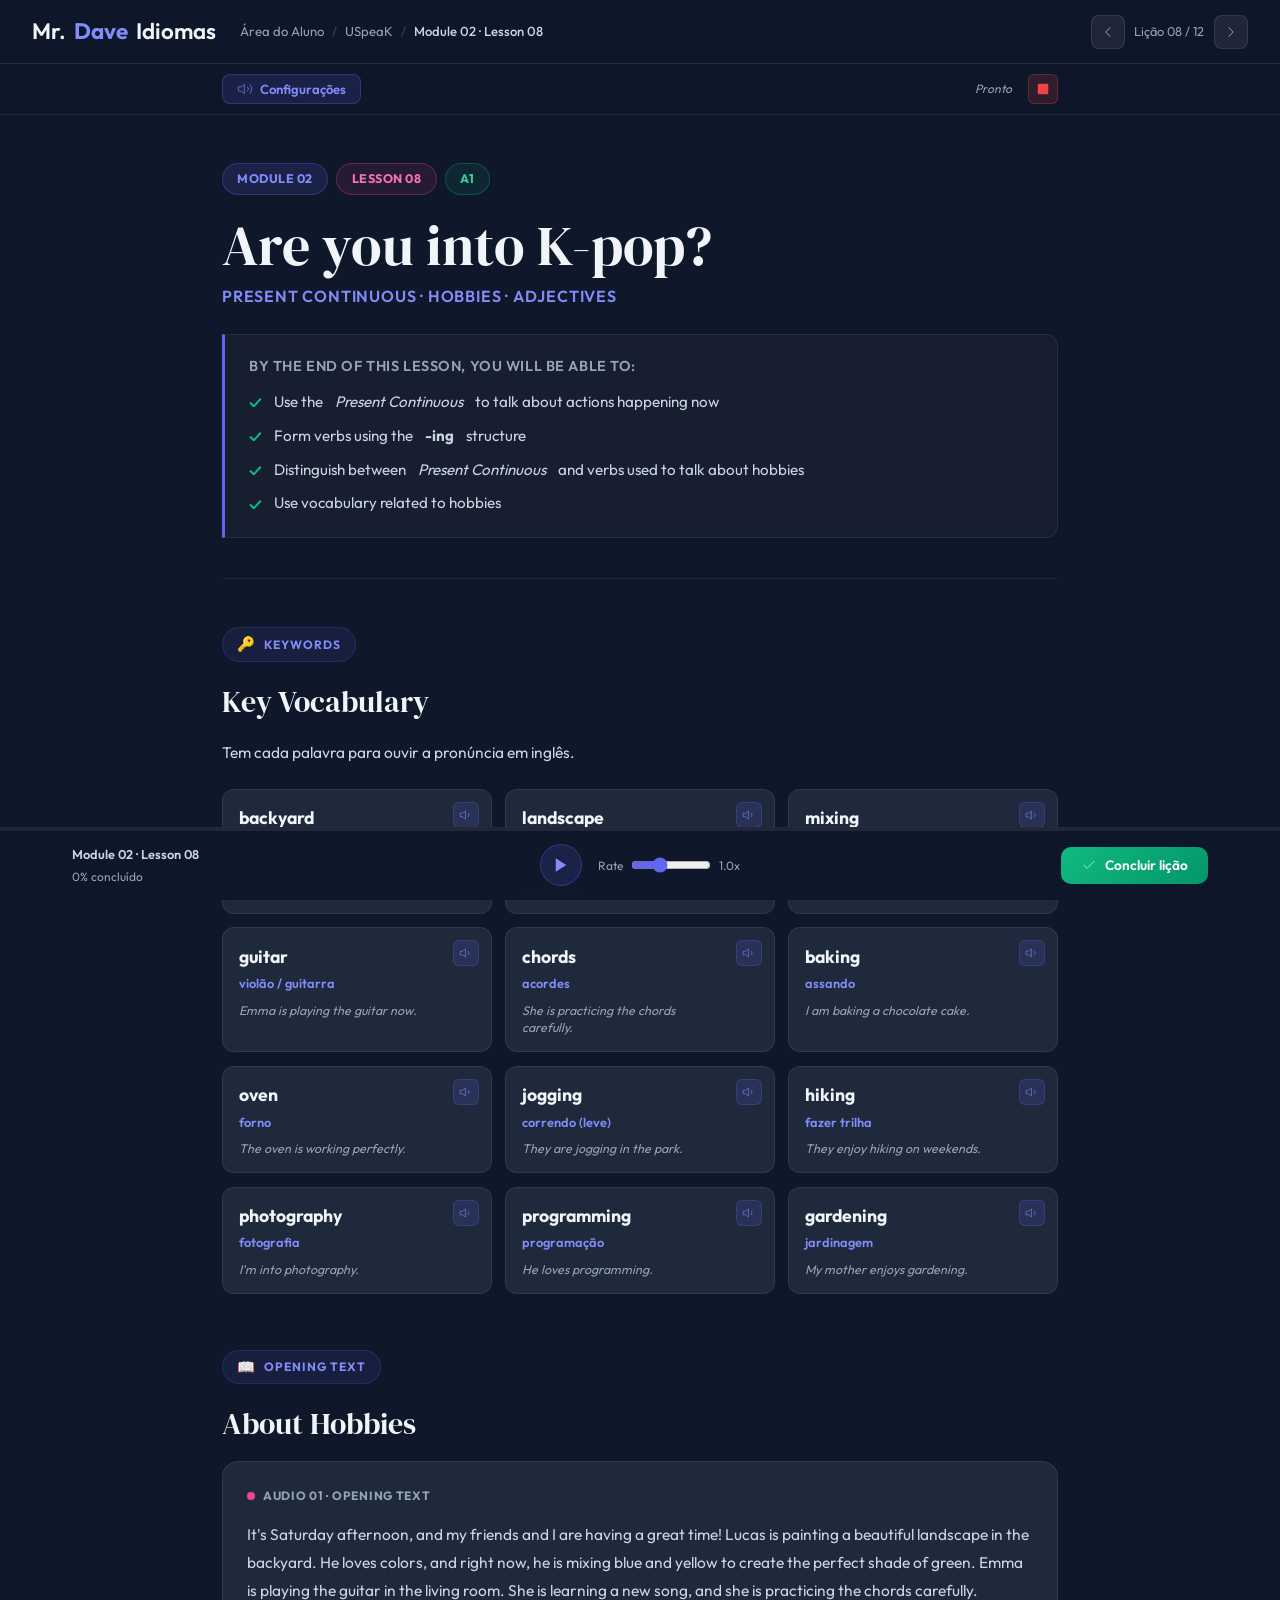
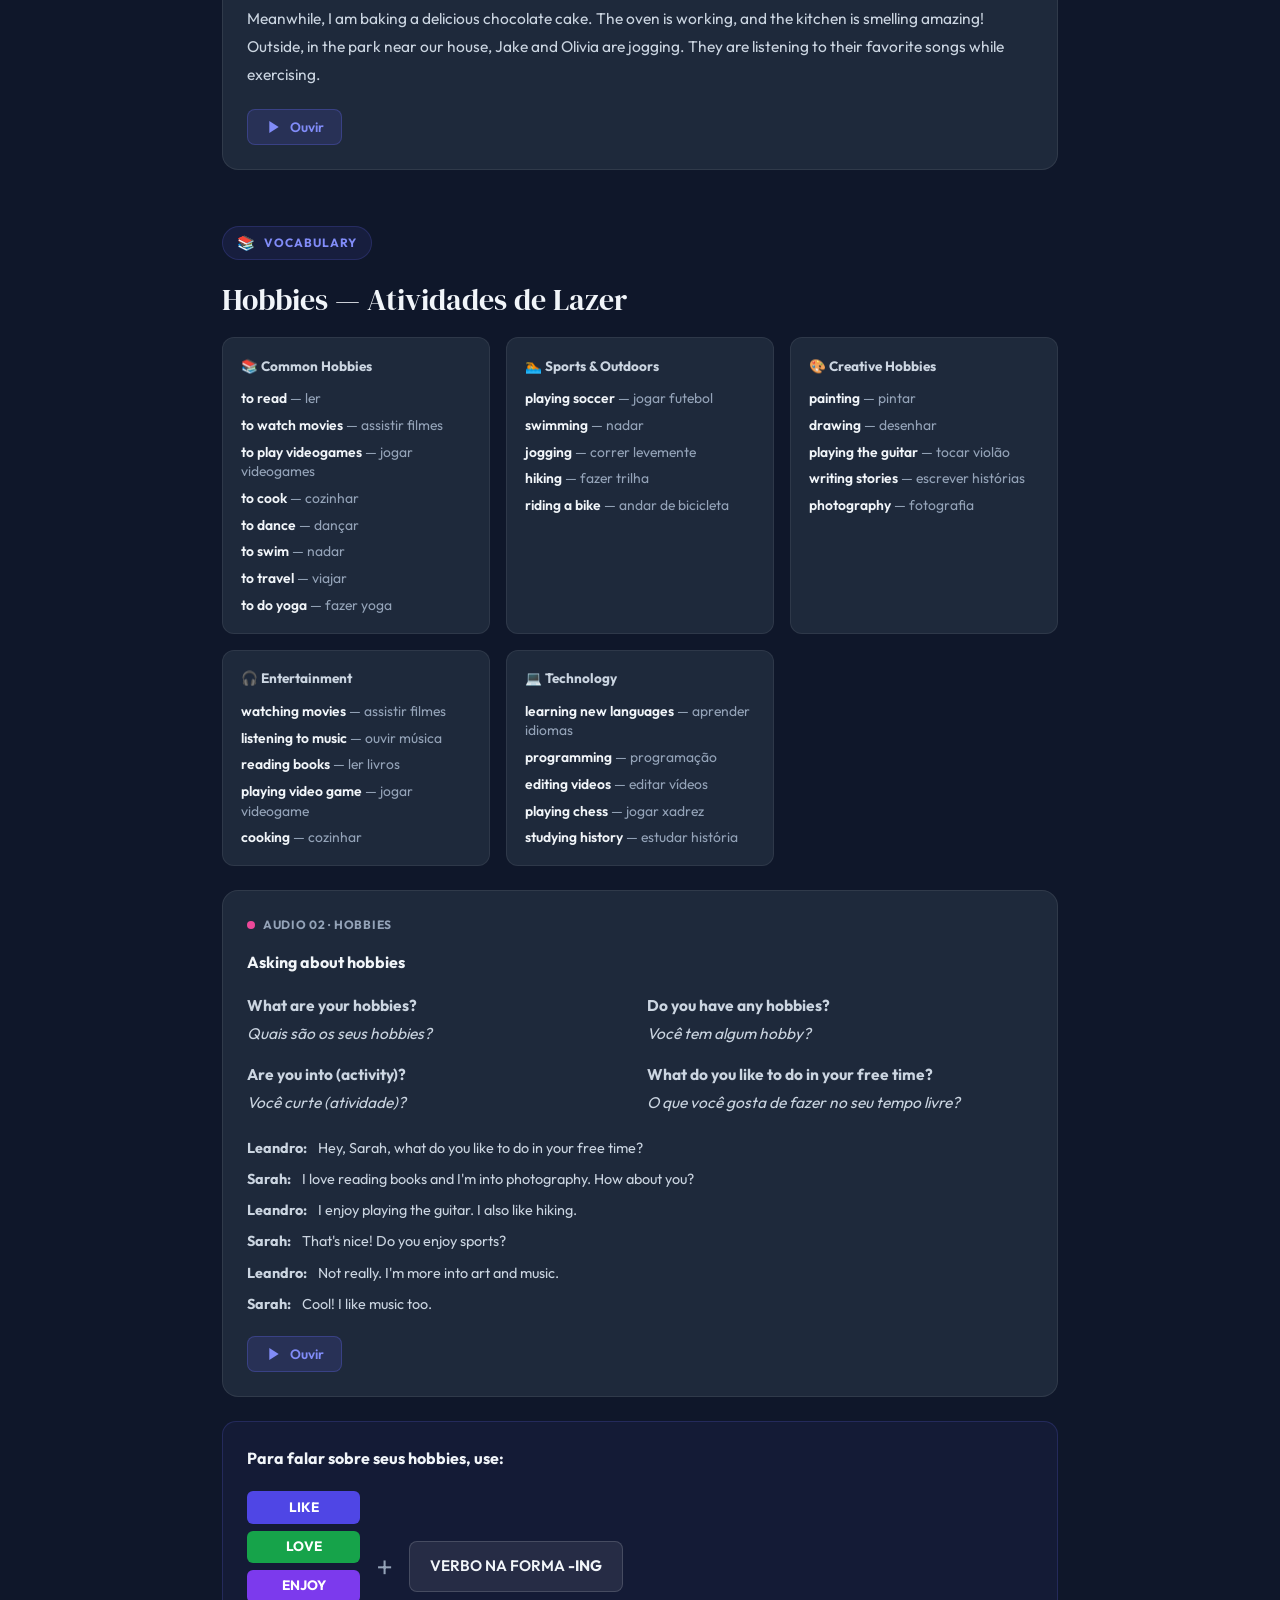
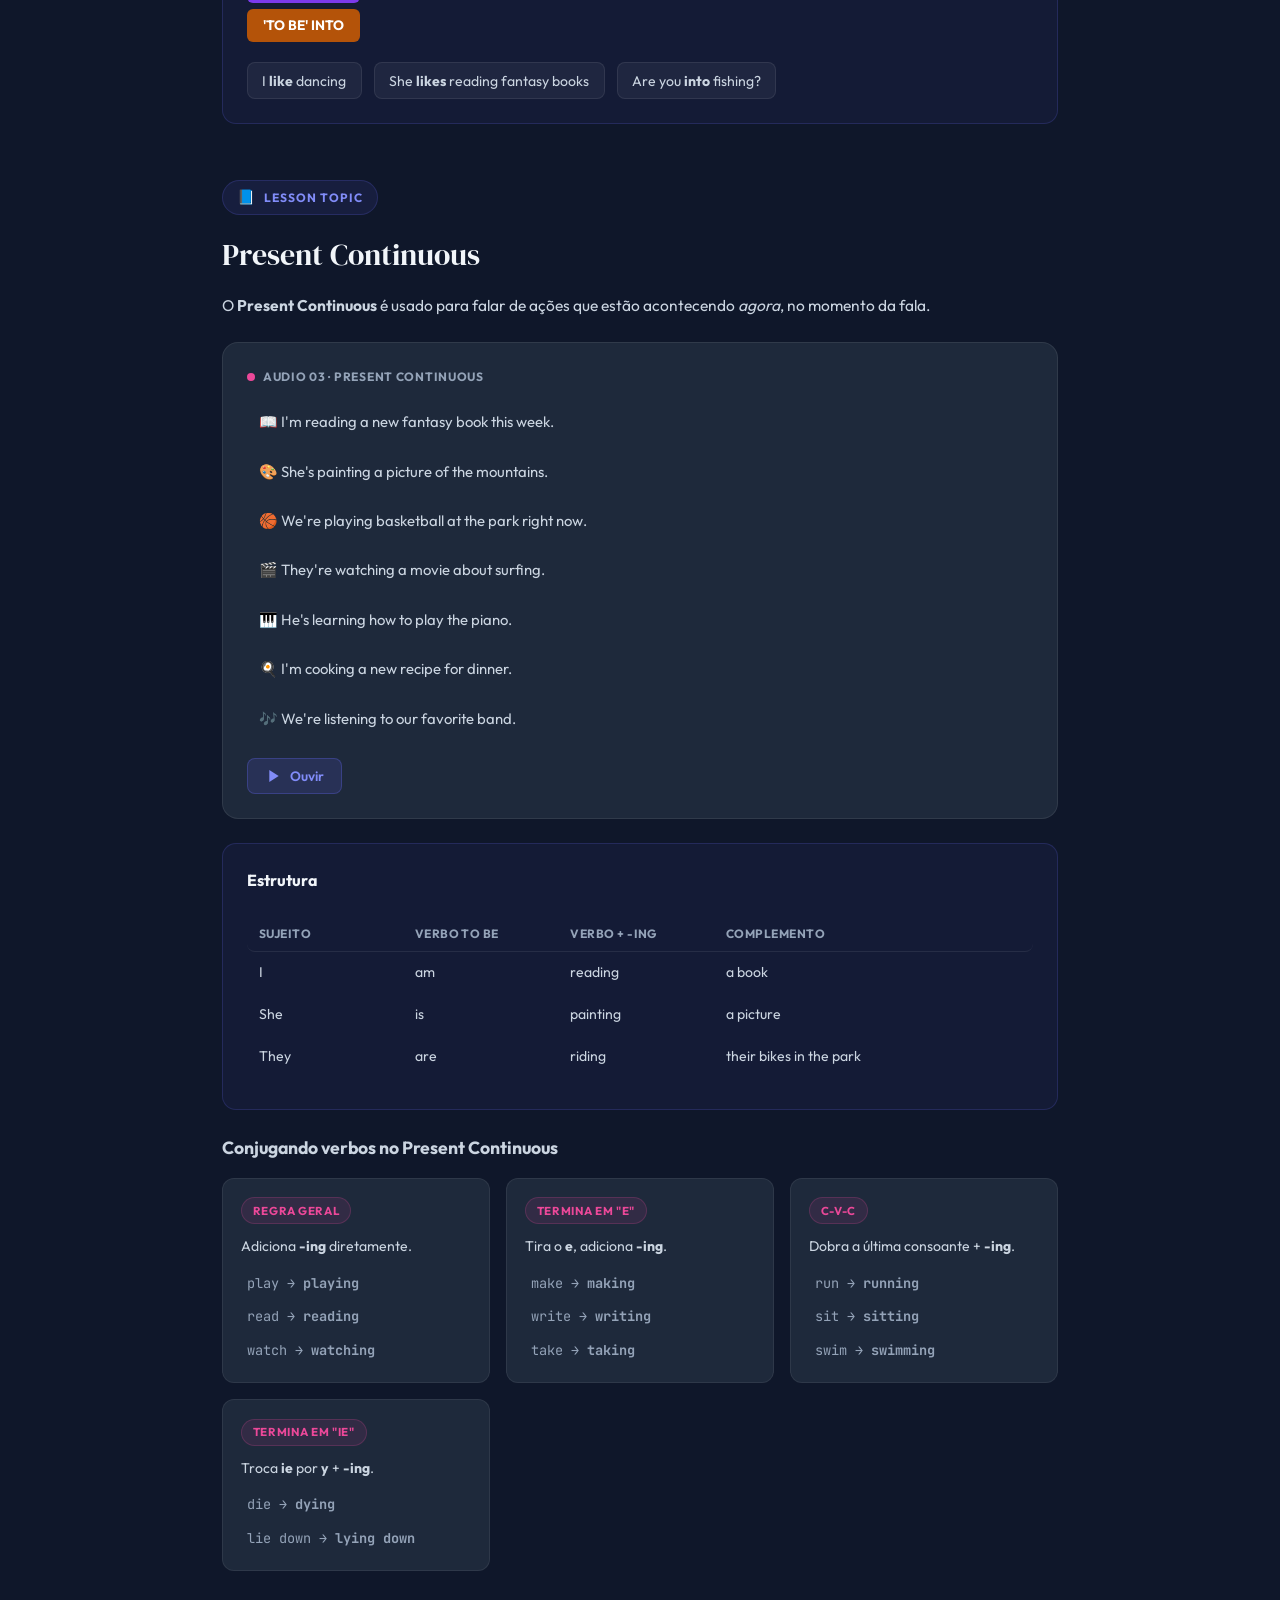
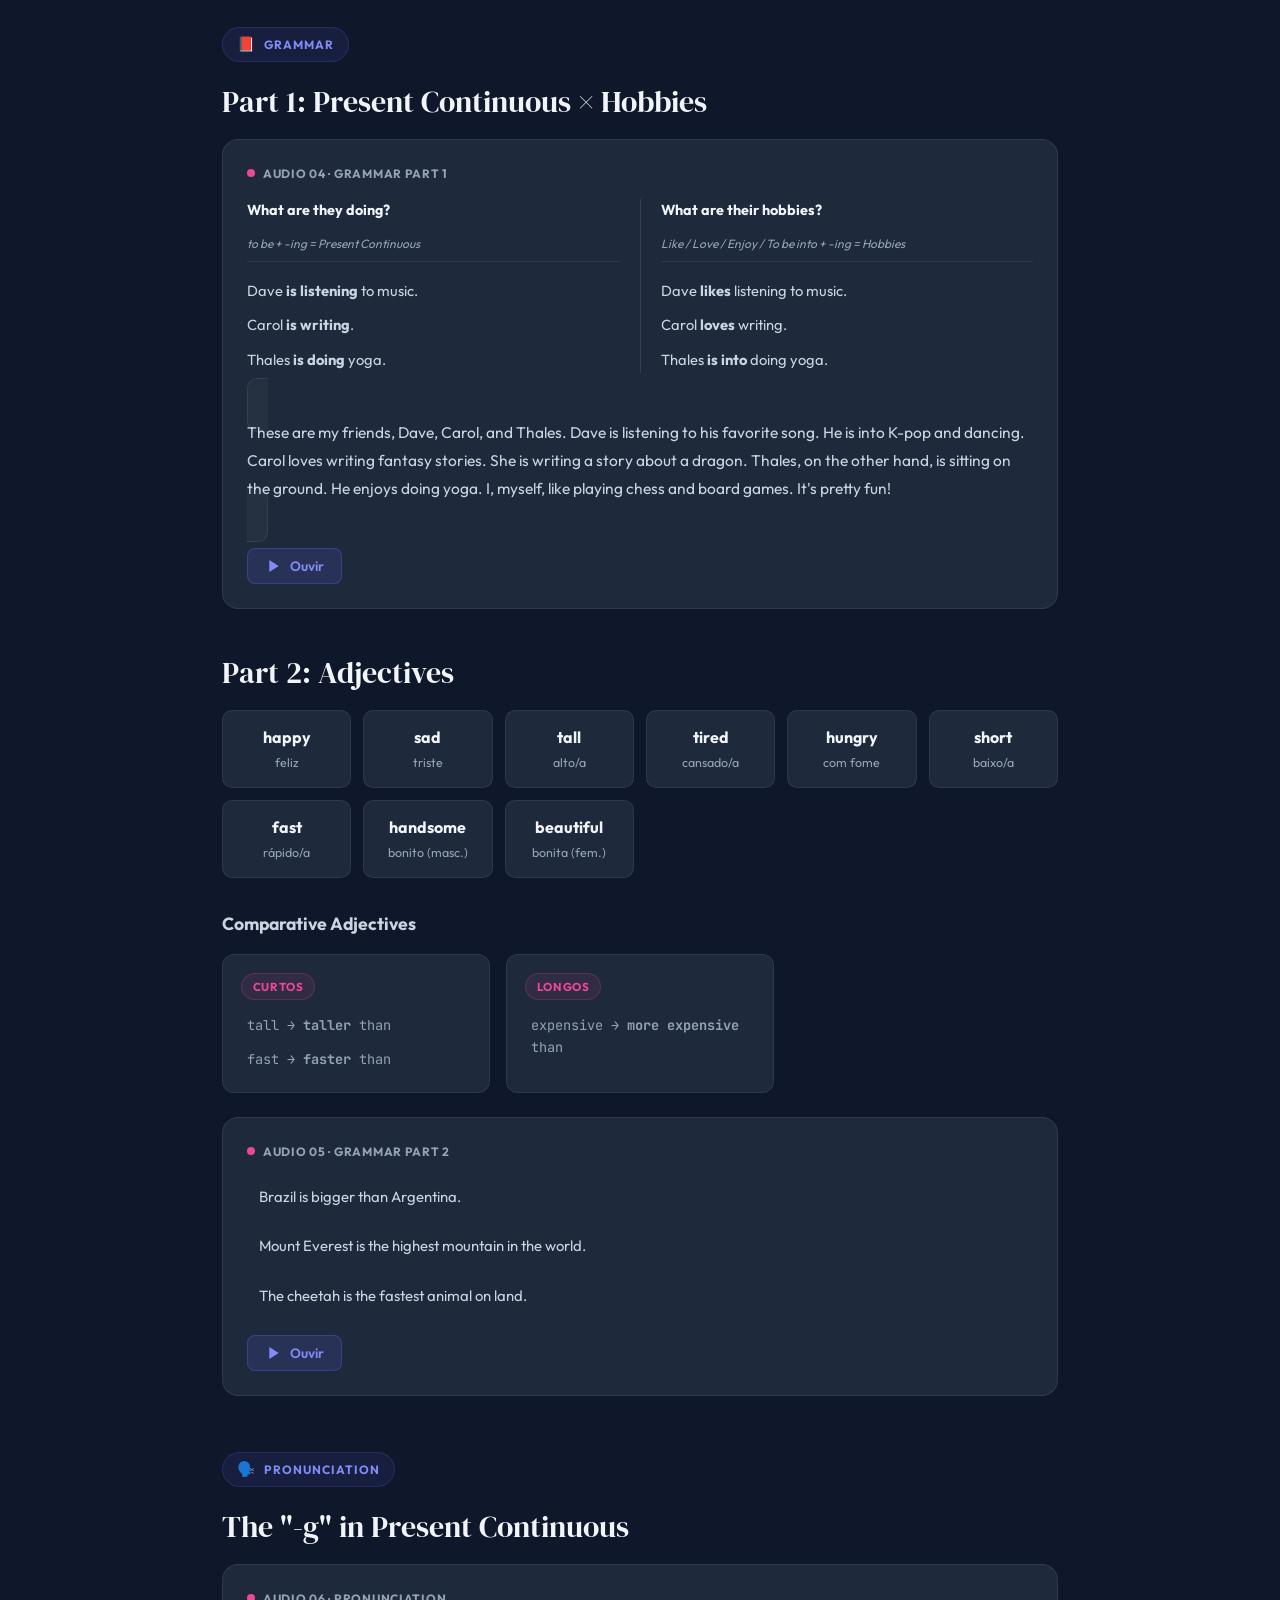
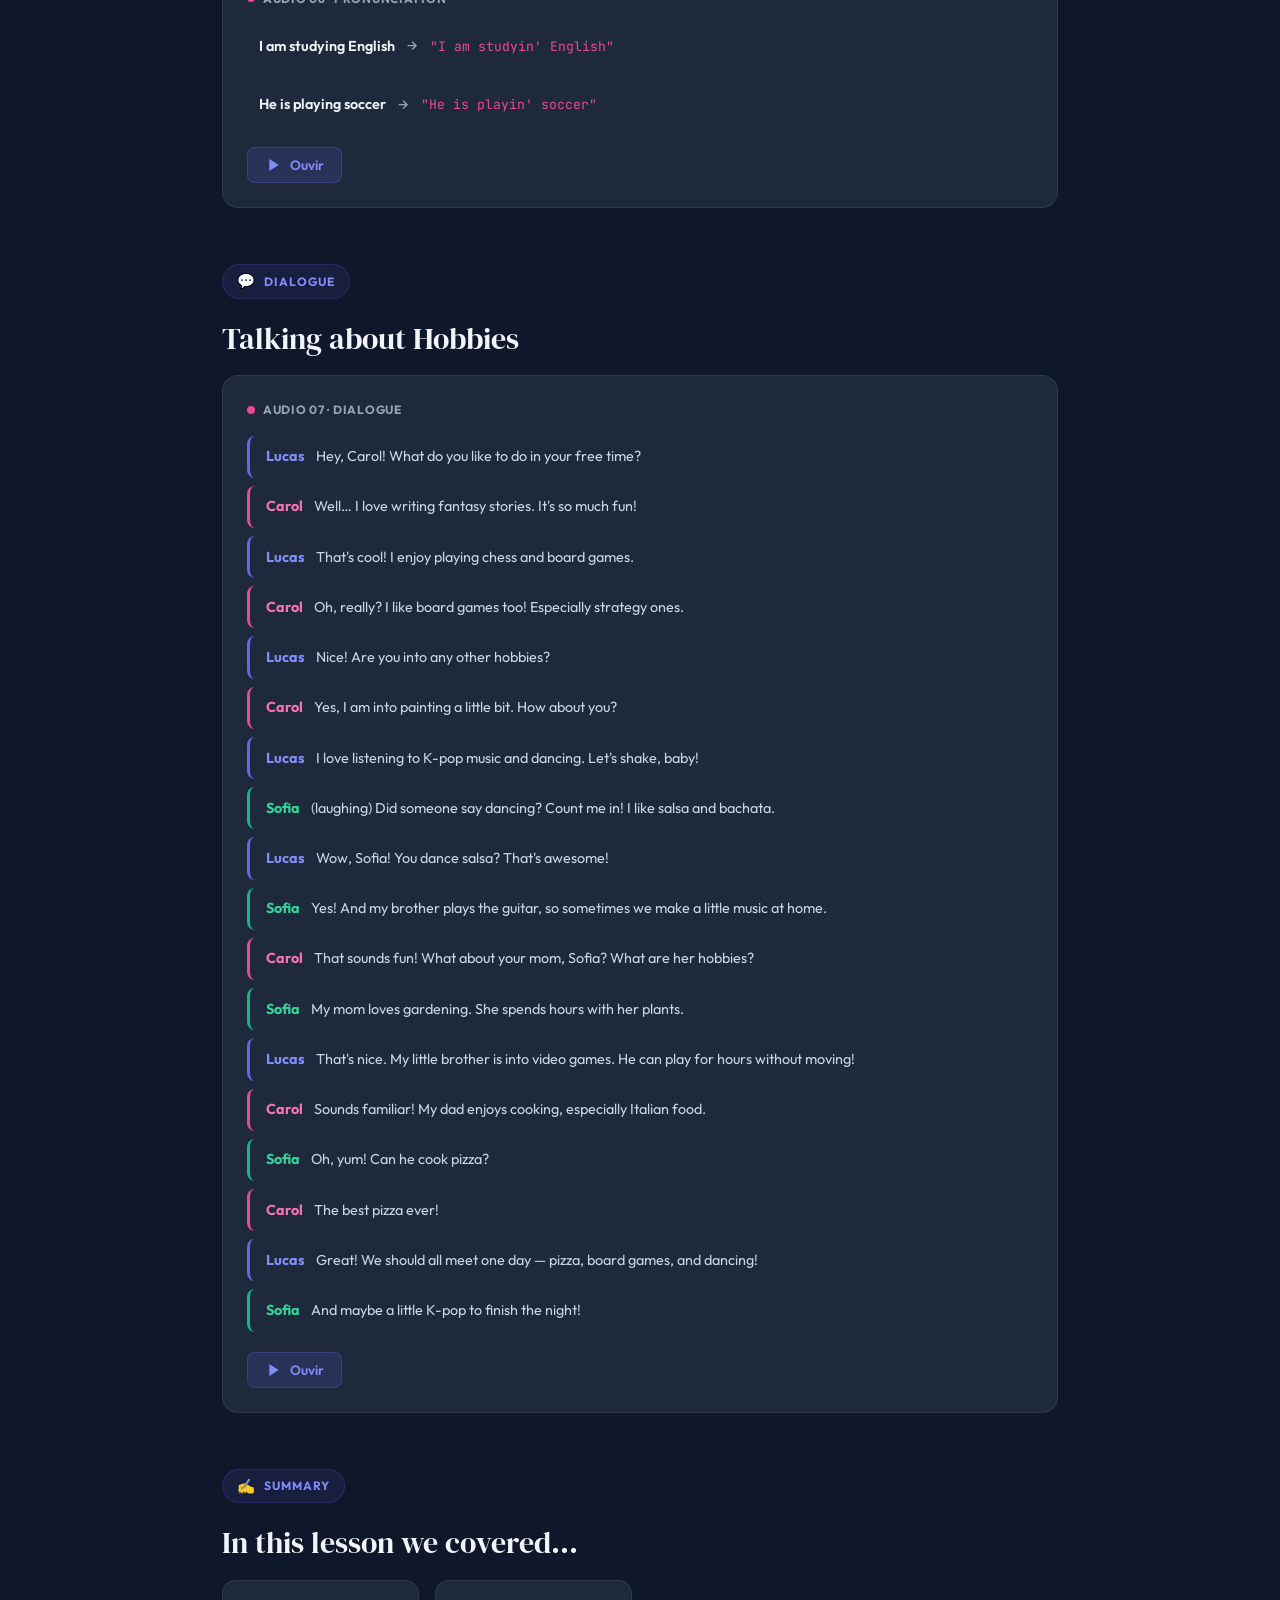
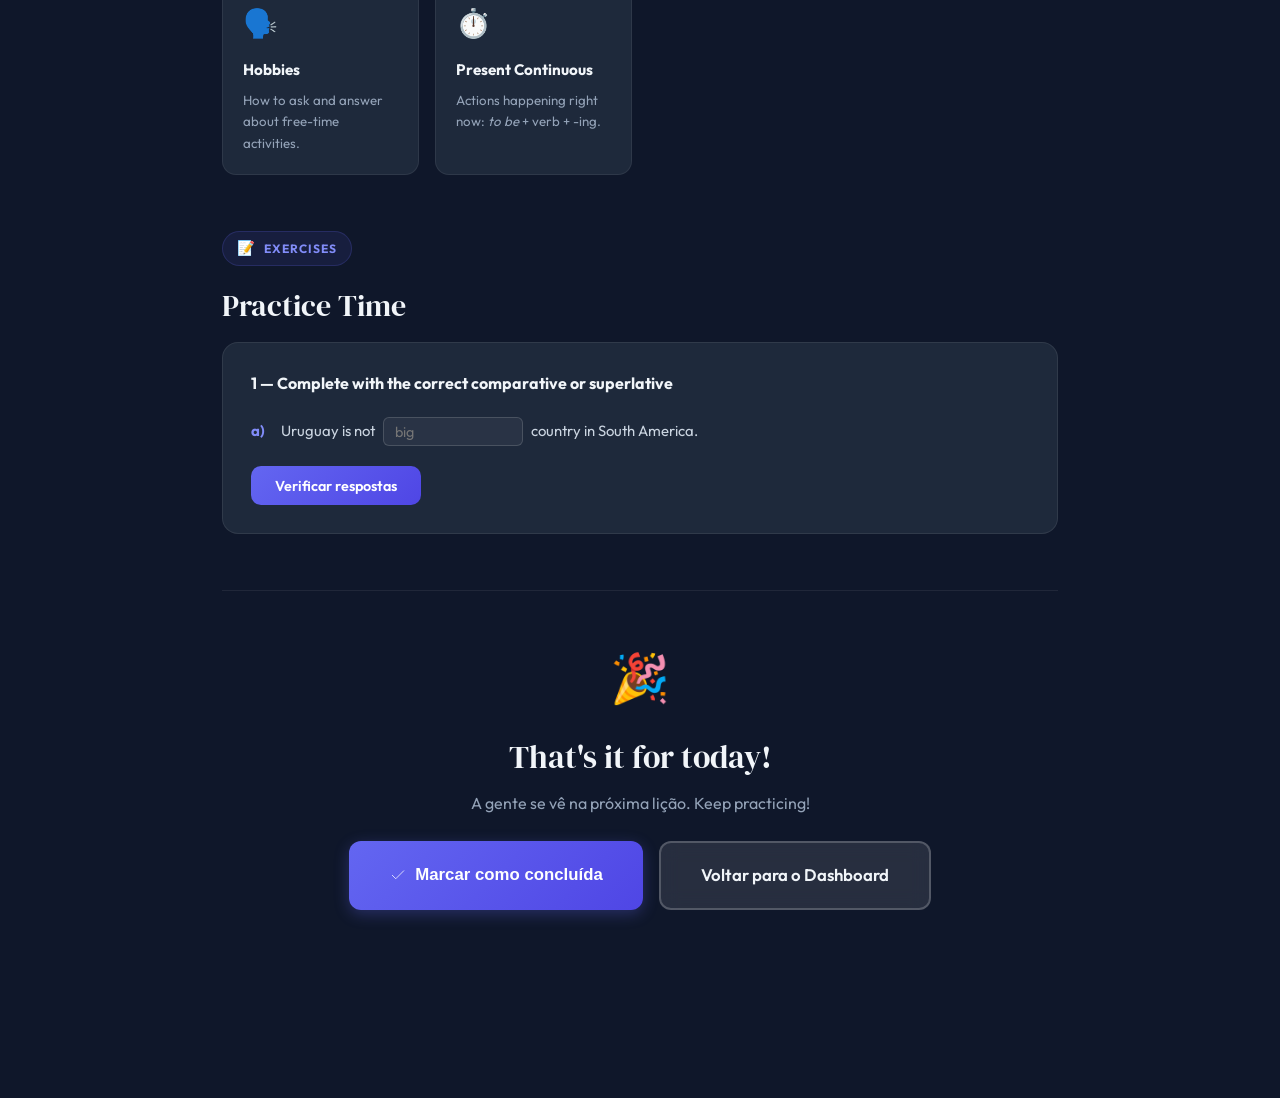
<file: index.html>
<!DOCTYPE html>
<html lang="en">
<head>
    <meta charset="UTF-8">
    <meta name="viewport" content="width=device-width, initial-scale=1.0">
    <title>Module 02 · Lesson 08 — Are you into K-pop? | USpeaK</title>
    <link rel="stylesheet" href="styles.css">
    <link rel="stylesheet" href="aula.css">
    <link rel="preconnect" href="https://fonts.googleapis.com">
    <link rel="preconnect" href="https://fonts.gstatic.com" crossorigin>
    <link href="https://fonts.googleapis.com/css2?family=Outfit:wght@300;400;600;700;800&family=DM+Serif+Display&family=JetBrains+Mono:wght@400;500&display=swap" rel="stylesheet">
</head>
<body class="aula-body">

<header class="header header-aula">
    <nav class="nav-container">
        <a href="area-aluno.html" class="logo" style="text-decoration:none">
            Mr. <strong>Dave</strong> Idiomas
        </a>
        <div class="aula-breadcrumb">
            <a href="area-aluno.html">Área do Aluno</a>
            <span>/</span>
            <a href="#">USpeaK</a>
            <span>/</span>
            <span>Module 02 · Lesson 08</span>
        </div>
        <div class="aula-nav-actions">
            <button class="btn-nav-aula" id="btnPrevLesson" title="Lição anterior">
                <svg width="18" height="18" viewBox="0 0 24 24" fill="none" stroke="currentColor"><polyline points="15 18 9 12 15 6"/></svg>
            </button>
            <span class="aula-nav-label">Lição 08 / 12</span>
            <button class="btn-nav-aula" id="btnNextLesson" title="Próxima lição">
                <svg width="18" height="18" viewBox="0 0 24 24" fill="none" stroke="currentColor"><polyline points="9 18 15 12 9 6"/></svg>
            </button>
        </div>
    </nav>
</header>

<div class="tts-controls-bar" id="ttsControlsBar">
    <div class="tts-controls-inner">
        <button class="tts-toggle-panel" id="ttsTogglePanel" title="Configurações de voz">
            <svg width="16" height="16" viewBox="0 0 24 24" fill="none" stroke="currentColor"><polygon points="11 5 6 9 2 9 2 15 6 15 11 19 11 5"/><path d="M15.54 8.46a5 5 0 010 7.07"/><path d="M19.07 4.93a10 10 0 010 14.14"/></svg>
            Configurações
        </button>
        <div class="tts-panel" id="ttsPanel">
            <div class="tts-control-group">
                <label>Idioma</label>
                <select id="ttsLang">
                    <option value="en-US">🇺🇸 EN / US</option>
                    <option value="en-GB">🇬🇧 EN / UK</option>
                </select>
            </div>
            <div class="tts-control-group">
                <label>Velocidade <span id="rateVal">1.0</span>x</label>
                <input type="range" id="ttsRate" min="0.5" max="2" step="0.1" value="1">
            </div>
            <div class="tts-control-group">
                <label>Tom <span id="pitchVal">1.0</span></label>
                <input type="range" id="ttsPitch" min="0.5" max="2" step="0.1" value="1">
            </div>
            <div class="tts-control-group">
                <label>Delay <span id="delayVal">0</span>ms</label>
                <input type="range" id="ttsDelay" min="0" max="1000" step="50" value="0">
            </div>
        </div>
        <div class="tts-status" id="ttsStatus">Pronto</div>
        <button class="tts-stop-btn" id="ttsStopAll" title="Parar tudo">
            <svg width="14" height="14" viewBox="0 0 24 24" fill="currentColor"><rect x="3" y="3" width="18" height="18" rx="2"/></svg>
        </button>
    </div>
</div>

<main class="aula-main" id="aulaMain">

    <div class="lesson-header-block">
        <div class="lesson-meta-tags">
            <span class="tag tag-module">Module 02</span>
            <span class="tag tag-lesson">Lesson 08</span>
            <span class="tag tag-level">A1</span>
        </div>
        <h1 class="lesson-title">Are you into K-pop?</h1>
        <p class="lesson-subtitle">Present Continuous · Hobbies · Adjectives</p>
        <div class="lesson-objectives">
            <h3>By the end of this lesson, you will be able to:</h3>
            <ul>
                <li><span class="check">✓</span> Use the <em>Present Continuous</em> to talk about actions happening now</li>
                <li><span class="check">✓</span> Form verbs using the <strong>-ing</strong> structure</li>
                <li><span class="check">✓</span> Distinguish between <em>Present Continuous</em> and verbs used to talk about hobbies</li>
                <li><span class="check">✓</span> Use vocabulary related to hobbies</li>
            </ul>
        </div>
    </div>

    <section class="lesson-section" id="section-keywords" data-section="keywords">
        <div class="section-label">
            <span class="section-icon">🔑</span>
            Keywords
        </div>
        <h2 class="section-title-lesson">Key Vocabulary</h2>
        <p class="section-intro">Tem cada palavra para ouvir a pronúncia em inglês.</p>

        <div class="keywords-grid">
            <div class="keyword-card" data-word="backyard" data-translation="quintal" data-lang="en-US" data-gender="male">
                <span class="kw-word">backyard</span>
                <span class="kw-translation">quintal</span>
                <span class="kw-example">Lucas is painting in the backyard.</span>
                <button class="kw-listen" aria-label="ouvir backyard">
                    <svg width="14" height="14" viewBox="0 0 24 24" fill="none" stroke="currentColor"><polygon points="11 5 6 9 2 9 2 15 6 15 11 19 11 5"/><path d="M15.54 8.46a5 5 0 010 7.07"/></svg>
                </button>
            </div>
            <div class="keyword-card" data-word="landscape" data-translation="paisagem" data-lang="en-US" data-gender="female">
                <span class="kw-word">landscape</span>
                <span class="kw-translation">paisagem</span>
                <span class="kw-example">She is painting a beautiful landscape.</span>
                <button class="kw-listen" aria-label="ouvir landscape">
                    <svg width="14" height="14" viewBox="0 0 24 24" fill="none" stroke="currentColor"><polygon points="11 5 6 9 2 9 2 15 6 15 11 19 11 5"/><path d="M15.54 8.46a5 5 0 010 7.07"/></svg>
                </button>
            </div>
            <div class="keyword-card" data-word="mixing" data-translation="misturando" data-lang="en-US" data-gender="male">
                <span class="kw-word">mixing</span>
                <span class="kw-translation">misturando</span>
                <span class="kw-example">He is mixing blue and yellow.</span>
                <button class="kw-listen" aria-label="ouvir mixing">
                    <svg width="14" height="14" viewBox="0 0 24 24" fill="none" stroke="currentColor"><polygon points="11 5 6 9 2 9 2 15 6 15 11 19 11 5"/><path d="M15.54 8.46a5 5 0 010 7.07"/></svg>
                </button>
            </div>
            <div class="keyword-card" data-word="guitar" data-translation="violão / guitarra" data-lang="en-GB" data-gender="female">
                <span class="kw-word">guitar</span>
                <span class="kw-translation">violão / guitarra</span>
                <span class="kw-example">Emma is playing the guitar now.</span>
                <button class="kw-listen" aria-label="ouvir guitar">
                    <svg width="14" height="14" viewBox="0 0 24 24" fill="none" stroke="currentColor"><polygon points="11 5 6 9 2 9 2 15 6 15 11 19 11 5"/><path d="M15.54 8.46a5 5 0 010 7.07"/></svg>
                </button>
            </div>
            <div class="keyword-card" data-word="chords" data-translation="acordes" data-lang="en-GB" data-gender="female">
                <span class="kw-word">chords</span>
                <span class="kw-translation">acordes</span>
                <span class="kw-example">She is practicing the chords carefully.</span>
                <button class="kw-listen" aria-label="ouvir chords">
                    <svg width="14" height="14" viewBox="0 0 24 24" fill="none" stroke="currentColor"><polygon points="11 5 6 9 2 9 2 15 6 15 11 19 11 5"/><path d="M15.54 8.46a5 5 0 010 7.07"/></svg>
                </button>
            </div>
            <div class="keyword-card" data-word="baking" data-translation="assando" data-lang="en-US" data-gender="female">
                <span class="kw-word">baking</span>
                <span class="kw-translation">assando</span>
                <span class="kw-example">I am baking a chocolate cake.</span>
                <button class="kw-listen" aria-label="ouvir baking">
                    <svg width="14" height="14" viewBox="0 0 24 24" fill="none" stroke="currentColor"><polygon points="11 5 6 9 2 9 2 15 6 15 11 19 11 5"/><path d="M15.54 8.46a5 5 0 010 7.07"/></svg>
                </button>
            </div>
            <div class="keyword-card" data-word="oven" data-translation="forno" data-lang="en-US" data-gender="male">
                <span class="kw-word">oven</span>
                <span class="kw-translation">forno</span>
                <span class="kw-example">The oven is working perfectly.</span>
                <button class="kw-listen" aria-label="ouvir oven">
                    <svg width="14" height="14" viewBox="0 0 24 24" fill="none" stroke="currentColor"><polygon points="11 5 6 9 2 9 2 15 6 15 11 19 11 5"/><path d="M15.54 8.46a5 5 0 010 7.07"/></svg>
                </button>
            </div>
            <div class="keyword-card" data-word="jogging" data-translation="correndo (leve)" data-lang="en-US" data-gender="male">
                <span class="kw-word">jogging</span>
                <span class="kw-translation">correndo (leve)</span>
                <span class="kw-example">They are jogging in the park.</span>
                <button class="kw-listen" aria-label="ouvir jogging">
                    <svg width="14" height="14" viewBox="0 0 24 24" fill="none" stroke="currentColor"><polygon points="11 5 6 9 2 9 2 15 6 15 11 19 11 5"/><path d="M15.54 8.46a5 5 0 010 7.07"/></svg>
                </button>
            </div>
            <div class="keyword-card" data-word="hiking" data-translation="fazer trilha" data-lang="en-US" data-gender="female">
                <span class="kw-word">hiking</span>
                <span class="kw-translation">fazer trilha</span>
                <span class="kw-example">They enjoy hiking on weekends.</span>
                <button class="kw-listen" aria-label="ouvir hiking">
                    <svg width="14" height="14" viewBox="0 0 24 24" fill="none" stroke="currentColor"><polygon points="11 5 6 9 2 9 2 15 6 15 11 19 11 5"/><path d="M15.54 8.46a5 5 0 010 7.07"/></svg>
                </button>
            </div>
            <div class="keyword-card" data-word="photography" data-translation="fotografia" data-lang="en-US" data-gender="female">
                <span class="kw-word">photography</span>
                <span class="kw-translation">fotografia</span>
                <span class="kw-example">I'm into photography.</span>
                <button class="kw-listen" aria-label="ouvir photography">
                    <svg width="14" height="14" viewBox="0 0 24 24" fill="none" stroke="currentColor"><polygon points="11 5 6 9 2 9 2 15 6 15 11 19 11 5"/><path d="M15.54 8.46a5 5 0 010 7.07"/></svg>
                </button>
            </div>
            <div class="keyword-card" data-word="programming" data-translation="programação" data-lang="en-US" data-gender="male">
                <span class="kw-word">programming</span>
                <span class="kw-translation">programação</span>
                <span class="kw-example">He loves programming.</span>
                <button class="kw-listen" aria-label="ouvir programming">
                    <svg width="14" height="14" viewBox="0 0 24 24" fill="none" stroke="currentColor"><polygon points="11 5 6 9 2 9 2 15 6 15 11 19 11 5"/><path d="M15.54 8.46a5 5 0 010 7.07"/></svg>
                </button>
            </div>
            <div class="keyword-card" data-word="gardening" data-translation="jardinagem" data-lang="en-GB" data-gender="female">
                <span class="kw-word">gardening</span>
                <span class="kw-translation">jardinagem</span>
                <span class="kw-example">My mother enjoys gardening.</span>
                <button class="kw-listen" aria-label="ouvir gardening">
                    <svg width="14" height="14" viewBox="0 0 24 24" fill="none" stroke="currentColor"><polygon points="11 5 6 9 2 9 2 15 6 15 11 19 11 5"/><path d="M15.54 8.46a5 5 0 010 7.07"/></svg>
                </button>
            </div>
        </div>
    </section>

    <section class="lesson-section" id="section-opening" data-section="opening">
        <div class="section-label">
            <span class="section-icon">📖</span>
            Opening Text
        </div>
        <h2 class="section-title-lesson">About Hobbies</h2>

        <div class="audio-block" data-block-id="opening-1">
            <div class="audio-block-label">Audio 01 · Opening text</div>
            <div class="audio-block-content">
                <p class="hoverable" data-lang="en-US" data-gender="female">It's Saturday afternoon, and my friends and I are having a great time!</p>
                <p class="hoverable" data-lang="en-US" data-gender="male">Lucas is painting a beautiful landscape in the backyard. He loves colors, and right now, he is mixing blue and yellow to create the perfect shade of green.</p>
                <p class="hoverable" data-lang="en-GB" data-gender="female">Emma is playing the guitar in the living room. She is learning a new song, and she is practicing the chords carefully.</p>
                <p class="hoverable" data-lang="en-US" data-gender="female">Meanwhile, I am baking a delicious chocolate cake. The oven is working, and the kitchen is smelling amazing!</p>
                <p class="hoverable" data-lang="en-US" data-gender="male">Outside, in the park near our house, Jake and Olivia are jogging. They are listening to their favorite songs while exercising.</p>
            </div>
            <button class="btn-play-block" data-block="opening-1" aria-label="Ouvir texto">
                <svg width="16" height="16" viewBox="0 0 24 24" fill="currentColor"><polygon points="5 3 19 12 5 21 5 3"/></svg>
                <span>Ouvir</span>
            </button>
        </div>
    </section>

    <section class="lesson-section" id="section-vocabulary" data-section="vocabulary">
        <div class="section-label">
            <span class="section-icon">📚</span>
            Vocabulary
        </div>
        <h2 class="section-title-lesson">Hobbies — Atividades de Lazer</h2>

        <div class="vocab-grid">
            <div class="vocab-category">
                <h4>📚 Common Hobbies</h4>
                <ul class="vocab-list">
                    <li><span class="vocab-word hoverable" data-speak="to read" data-lang="en-US" data-gender="female">to read</span> — ler</li>
                    <li><span class="vocab-word hoverable" data-speak="to watch movies" data-lang="en-US" data-gender="female">to watch movies</span> — assistir filmes</li>
                    <li><span class="vocab-word hoverable" data-speak="to play videogames" data-lang="en-US" data-gender="male">to play videogames</span> — jogar videogames</li>
                    <li><span class="vocab-word hoverable" data-speak="to cook" data-lang="en-US" data-gender="female">to cook</span> — cozinhar</li>
                    <li><span class="vocab-word hoverable" data-speak="to dance" data-lang="en-US" data-gender="female">to dance</span> — dançar</li>
                    <li><span class="vocab-word hoverable" data-speak="to swim" data-lang="en-US" data-gender="male">to swim</span> — nadar</li>
                    <li><span class="vocab-word hoverable" data-speak="to travel" data-lang="en-US" data-gender="female">to travel</span> — viajar</li>
                    <li><span class="vocab-word hoverable" data-speak="to do yoga" data-lang="en-GB" data-gender="male">to do yoga</span> — fazer yoga</li>
                </ul>
            </div>
            <div class="vocab-category">
                <h4>🏊 Sports & Outdoors</h4>
                <ul class="vocab-list">
                    <li><span class="vocab-word hoverable" data-speak="playing soccer" data-lang="en-US" data-gender="male">playing soccer</span> — jogar futebol</li>
                    <li><span class="vocab-word hoverable" data-speak="swimming" data-lang="en-US" data-gender="male">swimming</span> — nadar</li>
                    <li><span class="vocab-word hoverable" data-speak="jogging" data-lang="en-US" data-gender="male">jogging</span> — correr levemente</li>
                    <li><span class="vocab-word hoverable" data-speak="hiking" data-lang="en-US" data-gender="female">hiking</span> — fazer trilha</li>
                    <li><span class="vocab-word hoverable" data-speak="riding a bike" data-lang="en-US" data-gender="female">riding a bike</span> — andar de bicicleta</li>
                </ul>
            </div>
            <div class="vocab-category">
                <h4>🎨 Creative Hobbies</h4>
                <ul class="vocab-list">
                    <li><span class="vocab-word hoverable" data-speak="painting" data-lang="en-US" data-gender="male">painting</span> — pintar</li>
                    <li><span class="vocab-word hoverable" data-speak="drawing" data-lang="en-US" data-gender="female">drawing</span> — desenhar</li>
                    <li><span class="vocab-word hoverable" data-speak="playing the guitar" data-lang="en-GB" data-gender="female">playing the guitar</span> — tocar violão</li>
                    <li><span class="vocab-word hoverable" data-speak="writing stories" data-lang="en-US" data-gender="female">writing stories</span> — escrever histórias</li>
                    <li><span class="vocab-word hoverable" data-speak="photography" data-lang="en-US" data-gender="female">photography</span> — fotografia</li>
                </ul>
            </div>
            <div class="vocab-category">
                <h4>🎧 Entertainment</h4>
                <ul class="vocab-list">
                    <li><span class="vocab-word hoverable" data-speak="watching movies" data-lang="en-US" data-gender="female">watching movies</span> — assistir filmes</li>
                    <li><span class="vocab-word hoverable" data-speak="listening to music" data-lang="en-US" data-gender="male">listening to music</span> — ouvir música</li>
                    <li><span class="vocab-word hoverable" data-speak="reading books" data-lang="en-US" data-gender="female">reading books</span> — ler livros</li>
                    <li><span class="vocab-word hoverable" data-speak="playing video game" data-lang="en-US" data-gender="male">playing video game</span> — jogar videogame</li>
                    <li><span class="vocab-word hoverable" data-speak="cooking" data-lang="en-US" data-gender="female">cooking</span> — cozinhar</li>
                </ul>
            </div>
            <div class="vocab-category">
                <h4>💻 Technology</h4>
                <ul class="vocab-list">
                    <li><span class="vocab-word hoverable" data-speak="learning new languages" data-lang="en-US" data-gender="female">learning new languages</span> — aprender idiomas</li>
                    <li><span class="vocab-word hoverable" data-speak="programming" data-lang="en-US" data-gender="male">programming</span> — programação</li>
                    <li><span class="vocab-word hoverable" data-speak="editing videos" data-lang="en-US" data-gender="male">editing videos</span> — editar vídeos</li>
                    <li><span class="vocab-word hoverable" data-speak="playing chess" data-lang="en-GB" data-gender="male">playing chess</span> — jogar xadrez</li>
                    <li><span class="vocab-word hoverable" data-speak="studying history" data-lang="en-US" data-gender="female">studying history</span> — estudar história</li>
                </ul>
            </div>
        </div>

        <div class="audio-block" data-block-id="hobbies-questions">
            <div class="audio-block-label">Audio 02 · Hobbies</div>
            <h3 class="block-subtitle">Asking about hobbies</h3>
            <div class="audio-block-content">
                <div class="phrases-two-col">
                    <div>
                        <p class="phrase-en hoverable" data-speak="What are your hobbies?" data-lang="en-US" data-gender="male"><strong>What are your hobbies?</strong></p>
                        <p class="phrase-pt">Quais são os seus hobbies?</p>
                    </div>
                    <div>
                        <p class="phrase-en hoverable" data-speak="Do you have any hobbies?" data-lang="en-US" data-gender="female"><strong>Do you have any hobbies?</strong></p>
                        <p class="phrase-pt">Você tem algum hobby?</p>
                    </div>
                    <div>
                        <p class="phrase-en hoverable" data-speak="Are you into any activity?" data-lang="en-US" data-gender="male"><strong>Are you into (activity)?</strong></p>
                        <p class="phrase-pt">Você curte (atividade)?</p>
                    </div>
                    <div>
                        <p class="phrase-en hoverable" data-speak="What do you like to do in your free time?" data-lang="en-US" data-gender="female"><strong>What do you like to do in your free time?</strong></p>
                        <p class="phrase-pt">O que você gosta de fazer no seu tempo livre?</p>
                    </div>
                </div>
                <div class="dialogue-block">
                    <div class="dialogue-line hoverable" data-lang="en-US" data-gender="male" data-speak="Hey, Sarah, what do you like to do in your free time?"><span class="speaker">Leandro:</span> Hey, Sarah, what do you like to do in your free time?</div>
                    <div class="dialogue-line hoverable" data-lang="en-US" data-gender="female" data-speak="I love reading books and I'm into photography. How about you?"><span class="speaker">Sarah:</span> I love reading books and I'm into photography. How about you?</div>
                    <div class="dialogue-line hoverable" data-lang="en-US" data-gender="male" data-speak="I enjoy playing the guitar. I also like hiking."><span class="speaker">Leandro:</span> I enjoy playing the guitar. I also like hiking.</div>
                    <div class="dialogue-line hoverable" data-lang="en-US" data-gender="female" data-speak="That's nice! Do you enjoy sports?"><span class="speaker">Sarah:</span> That's nice! Do you enjoy sports?</div>
                    <div class="dialogue-line hoverable" data-lang="en-US" data-gender="male" data-speak="Not really. I'm more into art and music."><span class="speaker">Leandro:</span> Not really. I'm more into art and music.</div>
                    <div class="dialogue-line hoverable" data-lang="en-US" data-gender="female" data-speak="Cool! I like music too."><span class="speaker">Sarah:</span> Cool! I like music too.</div>
                </div>
            </div>
            <button class="btn-play-block" data-block="hobbies-questions" aria-label="Ouvir diálogo">
                <svg width="16" height="16" viewBox="0 0 24 24" fill="currentColor"><polygon points="5 3 19 12 5 21 5 3"/></svg>
                <span>Ouvir</span>
            </button>
        </div>

        <div class="grammar-box">
            <h3>Para falar sobre seus hobbies, use:</h3>
            <div class="formula-row">
                <div class="formula-verbs">
                    <span class="fv fv-like">LIKE</span>
                    <span class="fv fv-love">LOVE</span>
                    <span class="fv fv-enjoy">ENJOY</span>
                    <span class="fv fv-into">'TO BE' INTO</span>
                </div>
                <span class="formula-plus">+</span>
                <div class="formula-result">VERBO NA FORMA <strong>-ING</strong></div>
            </div>
            <div class="formula-examples">
                <span class="hoverable" data-speak="I like dancing" data-lang="en-US" data-gender="female">I <strong>like</strong> dancing</span>
                <span class="hoverable" data-speak="She likes reading fantasy books" data-lang="en-US" data-gender="female">She <strong>likes</strong> reading fantasy books</span>
                <span class="hoverable" data-speak="Are you into fishing?" data-lang="en-US" data-gender="male">Are you <strong>into</strong> fishing?</span>
            </div>
        </div>
    </section>

    <section class="lesson-section" id="section-grammar" data-section="grammar">
        <div class="section-label">
            <span class="section-icon">📘</span>
            Lesson Topic
        </div>
        <h2 class="section-title-lesson">Present Continuous</h2>
        <p class="section-intro">O <strong>Present Continuous</strong> é usado para falar de ações que estão acontecendo <em>agora</em>, no momento da fala.</p>

        <div class="audio-block" data-block-id="present-continuous">
            <div class="audio-block-label">Audio 03 · Present Continuous</div>
            <div class="audio-block-content">
                <div class="examples-list">
                    <div class="example-item hoverable" data-speak="I am reading a new fantasy book this week" data-lang="en-US" data-gender="female">📖 I'm reading a new fantasy book this week.</div>
                    <div class="example-item hoverable" data-speak="She is painting a picture of the mountains" data-lang="en-US" data-gender="female">🎨 She's painting a picture of the mountains.</div>
                    <div class="example-item hoverable" data-speak="We are playing basketball at the park right now" data-lang="en-US" data-gender="male">🏀 We're playing basketball at the park right now.</div>
                    <div class="example-item hoverable" data-speak="They are watching a movie about surfing" data-lang="en-US" data-gender="female">🎬 They're watching a movie about surfing.</div>
                    <div class="example-item hoverable" data-speak="He is learning how to play the piano" data-lang="en-US" data-gender="male">🎹 He's learning how to play the piano.</div>
                    <div class="example-item hoverable" data-speak="I am cooking a new recipe for dinner" data-lang="en-US" data-gender="female">🍳 I'm cooking a new recipe for dinner.</div>
                    <div class="example-item hoverable" data-speak="We are listening to our favorite band" data-lang="en-US" data-gender="male">🎶 We're listening to our favorite band.</div>
                </div>
            </div>
            <button class="btn-play-block" data-block="present-continuous" aria-label="Ouvir exemplos">
                <svg width="16" height="16" viewBox="0 0 24 24" fill="currentColor"><polygon points="5 3 19 12 5 21 5 3"/></svg>
                <span>Ouvir</span>
            </button>
        </div>

        <div class="grammar-box">
            <h3>Estrutura</h3>
            <div class="structure-table">
                <div class="str-row str-header">
                    <span>Sujeito</span>
                    <span>Verbo to be</span>
                    <span>Verbo + -ing</span>
                    <span>Complemento</span>
                </div>
                <div class="str-row hoverable" data-speak="I am reading a book" data-lang="en-US" data-gender="female">
                    <span>I</span><span>am</span><span>reading</span><span>a book</span>
                </div>
                <div class="str-row hoverable" data-speak="She is painting a picture" data-lang="en-US" data-gender="female">
                    <span>She</span><span>is</span><span>painting</span><span>a picture</span>
                </div>
                <div class="str-row hoverable" data-speak="They are riding their bikes in the park" data-lang="en-US" data-gender="male">
                    <span>They</span><span>are</span><span>riding</span><span>their bikes in the park</span>
                </div>
            </div>
        </div>

        <h3 class="subsection-title">Conjugando verbos no Present Continuous</h3>
        <div class="rules-grid">
            <div class="rule-card">
                <div class="rule-tag">Regra Geral</div>
                <p>Adiciona <strong>-ing</strong> diretamente.</p>
                <div class="rule-examples">
                    <span class="hoverable" data-speak="playing" data-lang="en-US" data-gender="female">play → <strong>playing</strong></span>
                    <span class="hoverable" data-speak="reading" data-lang="en-US" data-gender="female">read → <strong>reading</strong></span>
                    <span class="hoverable" data-speak="watching" data-lang="en-US" data-gender="female">watch → <strong>watching</strong></span>
                </div>
            </div>
            <div class="rule-card">
                <div class="rule-tag">Termina em "e"</div>
                <p>Tira o <strong>e</strong>, adiciona <strong>-ing</strong>.</p>
                <div class="rule-examples">
                    <span class="hoverable" data-speak="making" data-lang="en-US" data-gender="female">make → <strong>making</strong></span>
                    <span class="hoverable" data-speak="writing" data-lang="en-US" data-gender="female">write → <strong>writing</strong></span>
                    <span class="hoverable" data-speak="taking" data-lang="en-US" data-gender="female">take → <strong>taking</strong></span>
                </div>
            </div>
            <div class="rule-card">
                <div class="rule-tag">C-V-C</div>
                <p>Dobra a última consoante + <strong>-ing</strong>.</p>
                <div class="rule-examples">
                    <span class="hoverable" data-speak="running" data-lang="en-US" data-gender="male">run → <strong>running</strong></span>
                    <span class="hoverable" data-speak="sitting" data-lang="en-US" data-gender="male">sit → <strong>sitting</strong></span>
                    <span class="hoverable" data-speak="swimming" data-lang="en-US" data-gender="male">swim → <strong>swimming</strong></span>
                </div>
            </div>
            <div class="rule-card">
                <div class="rule-tag">Termina em "ie"</div>
                <p>Troca <strong>ie</strong> por <strong>y</strong> + <strong>-ing</strong>.</p>
                <div class="rule-examples">
                    <span class="hoverable" data-speak="dying" data-lang="en-US" data-gender="female">die → <strong>dying</strong></span>
                    <span class="hoverable" data-speak="lying down" data-lang="en-US" data-gender="female">lie down → <strong>lying down</strong></span>
                </div>
            </div>
        </div>
    </section>

    <section class="lesson-section" id="section-grammar2" data-section="grammar2">
        <div class="section-label">
            <span class="section-icon">📕</span>
            Grammar
        </div>

        <h2 class="section-title-lesson">Part 1: Present Continuous × Hobbies</h2>

        <div class="audio-block" data-block-id="grammar-part1">
            <div class="audio-block-label">Audio 04 · Grammar Part 1</div>
            <div class="audio-block-content">
                <div class="comparison-grid">
                    <div class="comp-col">
                        <div class="comp-header">What are they doing?</div>
                        <div class="comp-formula">to be + -ing = Present Continuous</div>
                        <p class="hoverable" data-speak="Dave is listening to music." data-lang="en-US" data-gender="male">Dave <strong>is listening</strong> to music.</p>
                        <p class="hoverable" data-speak="Carol is writing." data-lang="en-US" data-gender="female">Carol <strong>is writing</strong>.</p>
                        <p class="hoverable" data-speak="Thales is doing yoga." data-lang="en-GB" data-gender="male">Thales <strong>is doing</strong> yoga.</p>
                    </div>
                    <div class="comp-divider"></div>
                    <div class="comp-col">
                        <div class="comp-header">What are their hobbies?</div>
                        <div class="comp-formula">Like / Love / Enjoy / To be into + -ing = Hobbies</div>
                        <p class="hoverable" data-speak="Dave likes listening to music." data-lang="en-US" data-gender="male">Dave <strong>likes</strong> listening to music.</p>
                        <p class="hoverable" data-speak="Carol loves writing." data-lang="en-US" data-gender="female">Carol <strong>loves</strong> writing.</p>
                        <p class="hoverable" data-speak="Thales is into doing yoga." data-lang="en-GB" data-gender="male">Thales <strong>is into</strong> doing yoga.</p>
                    </div>
                </div>
                <div class="audio-passage hoverable" data-lang="en-US" data-gender="female" data-speak="These are my friends, Dave, Carol, and Thales. Dave is listening to his favorite song. He is into K-pop and dancing. Carol loves writing fantasy stories. She is writing a story about a dragon. Thales, on the other hand, is sitting on the ground. He enjoys doing yoga. I, myself, like playing chess and board games. It's pretty fun!">
                    <p>These are my friends, Dave, Carol, and Thales. Dave is listening to his favorite song. He is into K-pop and dancing. Carol loves writing fantasy stories. She is writing a story about a dragon. Thales, on the other hand, is sitting on the ground. He enjoys doing yoga. I, myself, like playing chess and board games. It's pretty fun!</p>
                </div>
            </div>
            <button class="btn-play-block" data-block="grammar-part1" aria-label="Ouvir áudio">
                <svg width="16" height="16" viewBox="0 0 24 24" fill="currentColor"><polygon points="5 3 19 12 5 21 5 3"/></svg>
                <span>Ouvir</span>
            </button>
        </div>

        <h2 class="section-title-lesson" style="margin-top:2.5rem">Part 2: Adjectives</h2>
        <div class="adjectives-grid">
            <div class="adj-card hoverable" data-speak="happy" data-lang="en-US" data-gender="female"><span class="adj-en">happy</span><span class="adj-pt">feliz</span></div>
            <div class="adj-card hoverable" data-speak="sad" data-lang="en-US" data-gender="female"><span class="adj-en">sad</span><span class="adj-pt">triste</span></div>
            <div class="adj-card hoverable" data-speak="tall" data-lang="en-US" data-gender="male"><span class="adj-en">tall</span><span class="adj-pt">alto/a</span></div>
            <div class="adj-card hoverable" data-speak="tired" data-lang="en-US" data-gender="female"><span class="adj-en">tired</span><span class="adj-pt">cansado/a</span></div>
            <div class="adj-card hoverable" data-speak="hungry" data-lang="en-US" data-gender="male"><span class="adj-en">hungry</span><span class="adj-pt">com fome</span></div>
            <div class="adj-card hoverable" data-speak="short" data-lang="en-US" data-gender="female"><span class="adj-en">short</span><span class="adj-pt">baixo/a</span></div>
            <div class="adj-card hoverable" data-speak="fast" data-lang="en-US" data-gender="male"><span class="adj-en">fast</span><span class="adj-pt">rápido/a</span></div>
            <div class="adj-card hoverable" data-speak="handsome" data-lang="en-US" data-gender="male"><span class="adj-en">handsome</span><span class="adj-pt">bonito (masc.)</span></div>
            <div class="adj-card hoverable" data-speak="beautiful" data-lang="en-US" data-gender="female"><span class="adj-en">beautiful</span><span class="adj-pt">bonita (fem.)</span></div>
        </div>

        <h3 class="subsection-title" style="margin-top:2rem">Comparative Adjectives</h3>
        <div class="rules-grid">
            <div class="rule-card">
                <div class="rule-tag">Curtos</div>
                <div class="rule-examples">
                    <span class="hoverable" data-speak="My brother is taller than me" data-lang="en-US" data-gender="male">tall → <strong>taller</strong> than</span>
                    <span class="hoverable" data-speak="A cheetah is faster than a lion" data-lang="en-US" data-gender="female">fast → <strong>faster</strong> than</span>
                </div>
            </div>
            <div class="rule-card">
                <div class="rule-tag">Longos</div>
                <div class="rule-examples">
                    <span class="hoverable" data-speak="A Ferrari is more expensive than a Fiat Uno" data-lang="en-US" data-gender="female">expensive → <strong>more expensive</strong> than</span>
                </div>
            </div>
        </div>

        <div class="audio-block" data-block-id="grammar-part2" style="margin-top:1.5rem">
            <div class="audio-block-label">Audio 05 · Grammar Part 2</div>
            <div class="audio-block-content">
                <div class="examples-list">
                    <div class="example-item hoverable" data-speak="Brazil is bigger than Argentina." data-lang="en-US" data-gender="male">Brazil is bigger than Argentina.</div>
                    <div class="example-item hoverable" data-speak="Mount Everest is the highest mountain in the world." data-lang="en-US" data-gender="female">Mount Everest is the highest mountain in the world.</div>
                    <div class="example-item hoverable" data-speak="The cheetah is the fastest animal on land." data-lang="en-US" data-gender="male">The cheetah is the fastest animal on land.</div>
                </div>
            </div>
            <button class="btn-play-block" data-block="grammar-part2" aria-label="Ouvir exemplos">
                <svg width="16" height="16" viewBox="0 0 24 24" fill="currentColor"><polygon points="5 3 19 12 5 21 5 3"/></svg>
                <span>Ouvir</span>
            </button>
        </div>
    </section>

    <section class="lesson-section" id="section-pronunciation" data-section="pronunciation">
        <div class="section-label">
            <span class="section-icon">🗣️</span>
            Pronunciation
        </div>
        <h2 class="section-title-lesson">The "-g" in Present Continuous</h2>
        <div class="audio-block" data-block-id="pronunciation">
            <div class="audio-block-label">Audio 06 · Pronunciation</div>
            <div class="audio-block-content">
                <div class="pronunciation-list">
                    <div class="pron-item">
                        <span class="pron-formal hoverable" data-speak="I am studying English" data-lang="en-US" data-gender="female">I am studying English</span>
                        <span class="pron-arrow">→</span>
                        <span class="pron-casual">"I am studyin' English"</span>
                    </div>
                    <div class="pron-item">
                        <span class="pron-formal hoverable" data-speak="He is playing soccer" data-lang="en-US" data-gender="male">He is playing soccer</span>
                        <span class="pron-arrow">→</span>
                        <span class="pron-casual">"He is playin' soccer"</span>
                    </div>
                </div>
            </div>
            <button class="btn-play-block" data-block="pronunciation" aria-label="Ouvir pronúncia">
                <svg width="16" height="16" viewBox="0 0 24 24" fill="currentColor"><polygon points="5 3 19 12 5 21 5 3"/></svg>
                <span>Ouvir</span>
            </button>
        </div>
    </section>

    <section class="lesson-section" id="section-dialogue" data-section="dialogue">
        <div class="section-label">
            <span class="section-icon">💬</span>
            Dialogue
        </div>
        <h2 class="section-title-lesson">Talking about Hobbies</h2>

        <div class="audio-block" data-block-id="dialogue-main">
            <div class="audio-block-label">Audio 07 · Dialogue</div>
            <div class="audio-block-content">
                <div class="dialogue-block dialogue-styled">
                    <div class="dialogue-line dl-lucas hoverable" data-lang="en-GB" data-gender="male" data-speak="Hey, Carol! What do you like to do in your free time?"><span class="speaker sp-lucas">Lucas</span> Hey, Carol! What do you like to do in your free time?</div>
                    <div class="dialogue-line dl-carol hoverable" data-lang="en-US" data-gender="female" data-speak="Well… I love writing fantasy stories. It's so much fun!"><span class="speaker sp-carol">Carol</span> Well… I love writing fantasy stories. It's so much fun!</div>
                    <div class="dialogue-line dl-lucas hoverable" data-lang="en-GB" data-gender="male" data-speak="That's cool! I enjoy playing chess and board games."><span class="speaker sp-lucas">Lucas</span> That's cool! I enjoy playing chess and board games.</div>
                    <div class="dialogue-line dl-carol hoverable" data-lang="en-US" data-gender="female" data-speak="Oh, really? I like board games too! Especially strategy ones."><span class="speaker sp-carol">Carol</span> Oh, really? I like board games too! Especially strategy ones.</div>
                    <div class="dialogue-line dl-lucas hoverable" data-lang="en-GB" data-gender="male" data-speak="Nice! Are you into any other hobbies?"><span class="speaker sp-lucas">Lucas</span> Nice! Are you into any other hobbies?</div>
                    <div class="dialogue-line dl-carol hoverable" data-lang="en-US" data-gender="female" data-speak="Yes, I am into painting a little bit. How about you?"><span class="speaker sp-carol">Carol</span> Yes, I am into painting a little bit. How about you?</div>
                    <div class="dialogue-line dl-lucas hoverable" data-lang="en-GB" data-gender="male" data-speak="I love listening to K-pop music and dancing. Let's shake, baby!"><span class="speaker sp-lucas">Lucas</span> I love listening to K-pop music and dancing. Let's shake, baby!</div>
                    <div class="dialogue-line dl-sofia hoverable" data-lang="en-US" data-gender="female" data-speak="Did someone say dancing? Count me in! I like salsa and bachata."><span class="speaker sp-sofia">Sofia</span> (laughing) Did someone say dancing? Count me in! I like salsa and bachata.</div>
                    <div class="dialogue-line dl-lucas hoverable" data-lang="en-GB" data-gender="male" data-speak="Wow, Sofia! You dance salsa? That's awesome!"><span class="speaker sp-lucas">Lucas</span> Wow, Sofia! You dance salsa? That's awesome!</div>
                    <div class="dialogue-line dl-sofia hoverable" data-lang="en-US" data-gender="female" data-speak="Yes! And my brother plays the guitar, so sometimes we make a little music at home."><span class="speaker sp-sofia">Sofia</span> Yes! And my brother plays the guitar, so sometimes we make a little music at home.</div>
                    <div class="dialogue-line dl-carol hoverable" data-lang="en-US" data-gender="female" data-speak="That sounds fun! What about your mom, Sofia? What are her hobbies?"><span class="speaker sp-carol">Carol</span> That sounds fun! What about your mom, Sofia? What are her hobbies?</div>
                    <div class="dialogue-line dl-sofia hoverable" data-lang="en-US" data-gender="female" data-speak="My mom loves gardening. She spends hours with her plants."><span class="speaker sp-sofia">Sofia</span> My mom loves gardening. She spends hours with her plants.</div>
                    <div class="dialogue-line dl-lucas hoverable" data-lang="en-GB" data-gender="male" data-speak="That's nice. My little brother is into video games. He can play for hours without moving!"><span class="speaker sp-lucas">Lucas</span> That's nice. My little brother is into video games. He can play for hours without moving!</div>
                    <div class="dialogue-line dl-carol hoverable" data-lang="en-US" data-gender="female" data-speak="Sounds familiar! My dad enjoys cooking, especially Italian food."><span class="speaker sp-carol">Carol</span> Sounds familiar! My dad enjoys cooking, especially Italian food.</div>
                    <div class="dialogue-line dl-sofia hoverable" data-lang="en-US" data-gender="female" data-speak="Oh, yum! Can he cook pizza?"><span class="speaker sp-sofia">Sofia</span> Oh, yum! Can he cook pizza?</div>
                    <div class="dialogue-line dl-carol hoverable" data-lang="en-US" data-gender="female" data-speak="The best pizza ever!"><span class="speaker sp-carol">Carol</span> The best pizza ever!</div>
                    <div class="dialogue-line dl-lucas hoverable" data-lang="en-GB" data-gender="male" data-speak="Great! We should all meet one day — pizza, board games, and dancing!"><span class="speaker sp-lucas">Lucas</span> Great! We should all meet one day — pizza, board games, and dancing!</div>
                    <div class="dialogue-line dl-sofia hoverable" data-lang="en-US" data-gender="female" data-speak="And maybe a little K-pop to finish the night!"><span class="speaker sp-sofia">Sofia</span> And maybe a little K-pop to finish the night!</div>
                </div>
            </div>
            <button class="btn-play-block" data-block="dialogue-main" aria-label="Ouvir diálogo">
                <svg width="16" height="16" viewBox="0 0 24 24" fill="currentColor"><polygon points="5 3 19 12 5 21 5 3"/></svg>
                <span>Ouvir</span>
            </button>
        </div>
    </section>

    <section class="lesson-section" id="section-summary" data-section="summary">
        <div class="section-label">
            <span class="section-icon">✍️</span>
            Summary
        </div>
        <h2 class="section-title-lesson">In this lesson we covered…</h2>
        <div class="summary-grid">
            <div class="summary-item">
                <div class="summary-icon">🗣️</div>
                <h4>Hobbies</h4>
                <p>How to ask and answer about free-time activities.</p>
            </div>
            <div class="summary-item">
                <div class="summary-icon">⏱️</div>
                <h4>Present Continuous</h4>
                <p>Actions happening right now: <em>to be</em> + verb + -ing.</p>
            </div>
        </div>
    </section>

    <section class="lesson-section" id="section-exercises" data-section="exercises">
        <div class="section-label">
            <span class="section-icon">📝</span>
            Exercises
        </div>
        <h2 class="section-title-lesson">Practice Time</h2>

        <div class="exercise-block" id="ex1">
            <h3 class="ex-title">1 — Complete with the correct comparative or superlative</h3>
            <div class="ex-items">
                <div class="ex-item">
                    <span class="ex-letter">a)</span>
                    <span>Uruguay is not</span>
                    <input class="ex-input" type="text" placeholder="big" data-answer="the biggest">
                    <span>country in South America.</span>
                </div>
            </div>
            <button class="btn-check-ex" data-exercise="ex1">Verificar respostas</button>
        </div>
    </section>

    <div class="lesson-end-block">
        <div class="lesson-end-icon">🎉</div>
        <h2>That's it for today!</h2>
        <p>A gente se vê na próxima lição. Keep practicing!</p>
        <div class="lesson-end-actions">
            <button class="btn-primary btn-large" id="btnMarkComplete">
                <svg width="18" height="18" viewBox="0 0 24 24" fill="none" stroke="currentColor"><polyline points="20 6 9 17 4 12"/></svg>
                Marcar como concluída
            </button>
            <a href="area-aluno.html" class="btn-secondary btn-large">Voltar para o Dashboard</a>
        </div>
    </div>

</main>

<div class="lesson-footer" id="lessonFooter">
    <div class="footer-progress-bar">
        <div class="footer-progress-fill" id="footerProgressFill"></div>
    </div>
    <div class="footer-inner">
        <div class="footer-left">
            <span class="footer-lesson-name">Module 02 · Lesson 08</span>
            <span class="footer-progress-label" id="footerProgressLabel">0% concluído</span>
        </div>
        <div class="footer-center">
            <button class="footer-btn" id="footerPlayPause" title="Play / Pause TTS">
                <svg id="footerPlayIcon" width="18" height="18" viewBox="0 0 24 24" fill="currentColor"><polygon points="5 3 19 12 5 21 5 3"/></svg>
                <svg id="footerPauseIcon" width="18" height="18" viewBox="0 0 24 24" fill="currentColor" style="display:none"><rect x="6" y="4" width="4" height="16"/><rect x="14" y="4" width="4" height="16"/></svg>
            </button>
            <div class="footer-tts-mini">
                <label>Rate</label>
                <input type="range" id="footerRate" min="0.5" max="2" step="0.1" value="1">
                <span id="footerRateVal">1.0x</span>
            </div>
        </div>
        <div class="footer-right">
            <button class="footer-btn-complete" id="footerMarkComplete">
                <svg width="16" height="16" viewBox="0 0 24 24" fill="none" stroke="currentColor"><polyline points="20 6 9 17 4 12"/></svg>
                Concluir lição
            </button>
        </div>
    </div>
</div>

<script src="aula.js"></script>
</body>
</html>
</file>
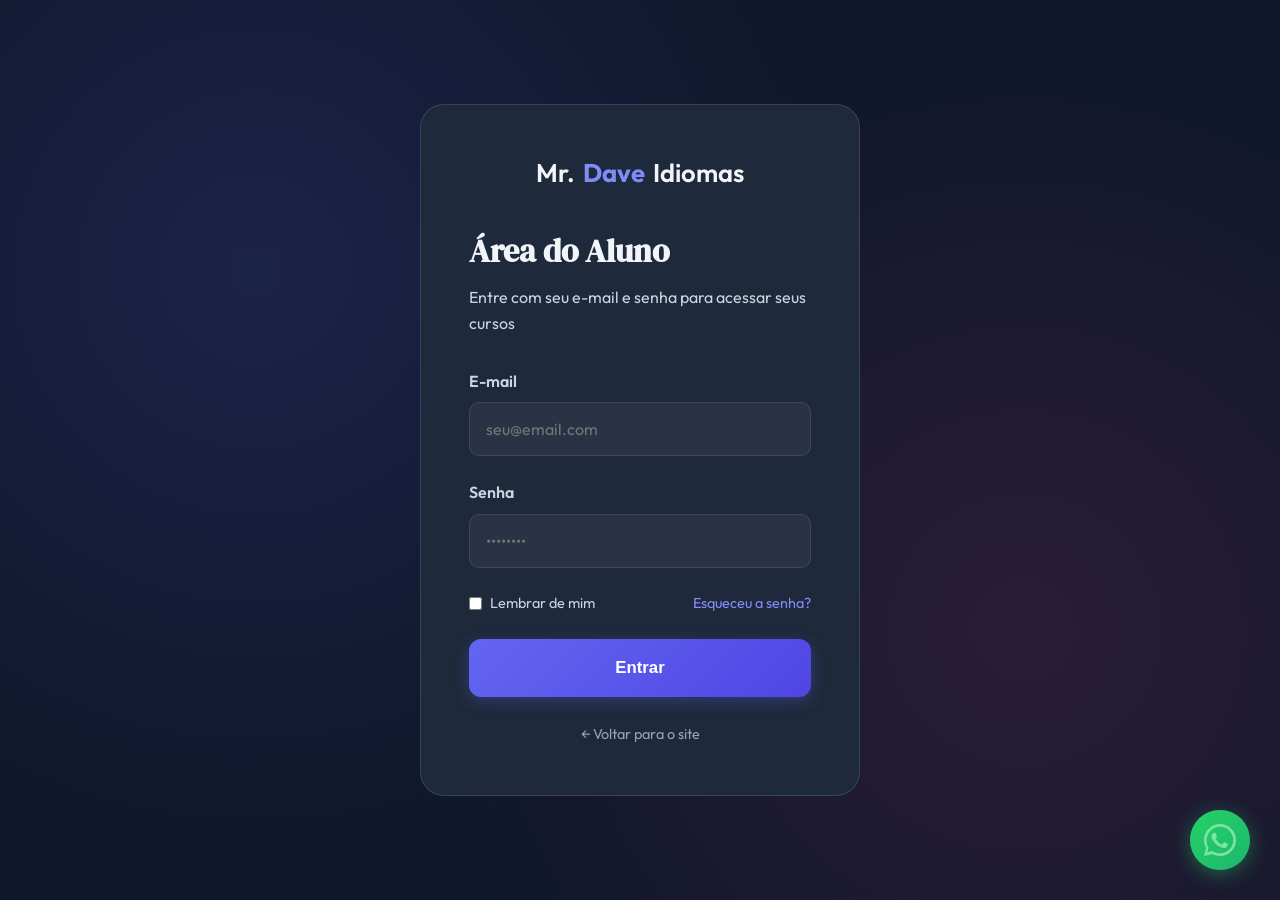
<file: area-aluno.html>
<!DOCTYPE html>
<html lang="pt-BR">
<head>
    <meta charset="UTF-8">
    <meta name="viewport" content="width=device-width, initial-scale=1.0">
    <title>Área do Aluno — Mr. Dave Idiomas</title>
    <!-- WP: Substituir por wp_head() e enqueue_scripts -->
    <link rel="stylesheet" href="styles.css">
    <link rel="stylesheet" href="area-aluno.css">
    <link rel="preconnect" href="https://fonts.googleapis.com">
    <link rel="preconnect" href="https://fonts.gstatic.com" crossorigin>
    <link href="https://fonts.googleapis.com/css2?family=Outfit:wght@300;400;600;700;800&family=DM+Serif+Display&display=swap" rel="stylesheet">
</head>
<body class="area-aluno-body">

    <!-- Botão WhatsApp Flutuante -->
    <a href="https://wa.me/5512988336873?text=Olá!%20Sou%20aluno%20e%20preciso%20de%20ajuda" class="whatsapp-float" target="_blank" aria-label="Contato WhatsApp">
        <svg viewBox="0 0 32 32" fill="currentColor">
            <path d="M16 0C7.164 0 0 7.163 0 16c0 2.816.736 5.464 2.025 7.76L0 32l8.448-2.016A15.923 15.923 0 0016 32c8.837 0 16-7.163 16-16S24.837 0 16 0zm0 29.333c-2.547 0-4.96-.707-7.04-1.92l-.507-.293-5.227 1.253 1.28-4.96-.32-.533A13.28 13.28 0 012.667 16c0-7.36 5.973-13.333 13.333-13.333S29.333 8.64 29.333 16 23.36 29.333 16 29.333zm7.307-9.653c-.4-.2-2.373-1.173-2.747-1.307-.373-.133-.64-.2-.907.2-.267.4-1.04 1.307-1.28 1.573-.24.267-.48.293-.88.093-.4-.2-1.693-.627-3.227-2-.12-.107-2.293-2.587-2.533-2.987-.24-.4-.027-.613.173-.813.187-.187.4-.48.6-.72.2-.24.267-.4.4-.667.133-.267.067-.493-.033-.693-.1-.2-.907-2.187-1.24-2.987-.32-.773-.653-.667-.907-.68-.24-.013-.507-.013-.773-.013-.267 0-.693.1-1.067.493-.373.4-1.427 1.4-1.427 3.413s1.467 3.96 1.667 4.227c.2.267 2.827 4.32 6.853 6.053.96.413 1.707.667 2.293.853.96.307 1.84.267 2.533.16.773-.12 2.373-.973 2.707-1.907.333-.933.333-1.733.24-1.907-.093-.173-.36-.28-.76-.48z"/>
        </svg>
        <span class="whatsapp-pulse"></span>
    </a>

    <!-- TELA DE LOGIN (mostrada antes do dashboard) -->
    <div class="login-screen" id="loginScreen">
        <div class="login-box">
            <div class="logo" style="justify-content:center; margin-bottom:2rem; font-size:1.6rem">
                Mr. <strong style="color:var(--color-primary-light)">Dave</strong> Idiomas
            </div>
            <h2 class="login-title">Área do Aluno</h2>
            <p class="login-subtitle">Entre com seu e-mail e senha para acessar seus cursos</p>
            <form id="loginForm">
                <div class="form-group">
                    <label for="loginEmail">E-mail</label>
                    <input type="email" id="loginEmail" placeholder="seu@email.com" required>
                </div>
                <div class="form-group">
                    <label for="loginSenha">Senha</label>
                    <input type="password" id="loginSenha" placeholder="••••••••" required>
                </div>
                <div class="form-options">
                    <label class="checkbox-label">
                        <input type="checkbox"> <span>Lembrar de mim</span>
                    </label>
                    <a href="#" class="link-forgot">Esqueceu a senha?</a>
                </div>
                <button type="submit" class="btn-primary btn-large btn-full">Entrar</button>
            </form>
            <p class="login-back"><a href="index.html">← Voltar para o site</a></p>
        </div>
    </div>

    <!-- DASHBOARD (oculto até o login) -->
    <div class="dashboard-wrapper" id="dashboardWrapper" style="display:none">

        <!-- Header do Dashboard -->
        <header class="header header-dashboard">
            <nav class="nav-container">
                <a href="index.html" class="logo" style="text-decoration:none">
                    Mr. <strong style="color:var(--color-primary-light)">Dave</strong> Idiomas
                </a>
                <div class="nav-user">
                    <span class="user-greeting">Olá, <strong id="userName">Aluno</strong></span>
                    <span class="curso-badge-header" id="cursoHeader">USpeaK</span>
                    <button class="btn-logout" id="logoutBtn">Sair</button>
                </div>
            </nav>
        </header>

        <!-- Alerta Financeiro (visível se houver débito) -->
        <div class="alerta-financeiro" id="alertaFinanceiro" style="display:none">
            <svg width="20" height="20" viewBox="0 0 24 24" fill="none" stroke="currentColor">
                <path d="M10.29 3.86L1.82 18a2 2 0 001.71 3h16.94a2 2 0 001.71-3L13.71 3.86a2 2 0 00-3.42 0z"/>
                <line x1="12" y1="9" x2="12" y2="13"/><line x1="12" y1="17" x2="12.01" y2="17"/>
            </svg>
            <span>Há uma pendência financeira em aberto na sua conta.</span>
            <a href="#" class="alerta-btn" id="alertaBtn" data-section="financeiro">Regularizar agora</a>
        </div>

        <!-- Layout principal -->
        <div class="dashboard-layout">

            <!-- Sidebar -->
            <aside class="sidebar" id="sidebar">
                <div class="sidebar-header">
                    <span class="sidebar-curso-badge" id="sidebarCursoBadge">USpeaK — Inglês</span>
                </div>

                <nav class="sidebar-nav">
                    <!-- SALA DE AULA -->
                    <div class="sidebar-group">
                        <button class="sidebar-group-btn active" data-group="sala">
                            <svg width="18" height="18" viewBox="0 0 24 24" fill="none" stroke="currentColor"><path d="M2 3h6a4 4 0 014 4v14a3 3 0 00-3-3H2z"/><path d="M22 3h-6a4 4 0 00-4 4v14a3 3 0 013-3h7z"/></svg>
                            Sala de Aula
                            <svg class="chevron" width="14" height="14" viewBox="0 0 24 24" fill="none" stroke="currentColor"><polyline points="6 9 12 15 18 9"/></svg>
                        </button>
                        <div class="sidebar-submenu open" id="group-sala">
                            <a href="#" class="sidebar-link active" data-section="cursos">
                                <svg width="16" height="16" viewBox="0 0 24 24" fill="none" stroke="currentColor"><path d="M22 10v6M2 10l10-5 10 5-10 5z"/><path d="M6 12v5c3 3 9 3 12 0v-5"/></svg>
                                Cursos
                            </a>
                            <a href="#" class="sidebar-link" data-section="material-curso">
                                <svg width="16" height="16" viewBox="0 0 24 24" fill="none" stroke="currentColor"><path d="M14 2H6a2 2 0 00-2 2v16a2 2 0 002 2h12a2 2 0 002-2V8z"/><polyline points="14 2 14 8 20 8"/></svg>
                                Material do Curso
                            </a>
                        </div>
                    </div>

                    <!-- AVALIAÇÃO -->
                    <div class="sidebar-group">
                        <button class="sidebar-group-btn" data-group="avaliacao">
                            <svg width="18" height="18" viewBox="0 0 24 24" fill="none" stroke="currentColor"><polyline points="22 12 18 12 15 21 9 3 6 12 2 12"/></svg>
                            Avaliação
                            <svg class="chevron" width="14" height="14" viewBox="0 0 24 24" fill="none" stroke="currentColor"><polyline points="6 9 12 15 18 9"/></svg>
                        </button>
                        <div class="sidebar-submenu" id="group-avaliacao">
                            <a href="#" class="sidebar-link" data-section="atividades">
                                <svg width="16" height="16" viewBox="0 0 24 24" fill="none" stroke="currentColor"><path d="M9 11l3 3L22 4"/><path d="M21 12v7a2 2 0 01-2 2H5a2 2 0 01-2-2V5a2 2 0 012-2h11"/></svg>
                                Atividades
                            </a>
                            <a href="#" class="sidebar-link" data-section="notas">
                                <svg width="16" height="16" viewBox="0 0 24 24" fill="none" stroke="currentColor"><line x1="18" y1="20" x2="18" y2="10"/><line x1="12" y1="20" x2="12" y2="4"/><line x1="6" y1="20" x2="6" y2="14"/></svg>
                                Notas
                            </a>
                            <a href="#" class="sidebar-link" data-section="frequencia">
                                <svg width="16" height="16" viewBox="0 0 24 24" fill="none" stroke="currentColor"><rect x="3" y="4" width="18" height="18" rx="2"/><line x1="16" y1="2" x2="16" y2="6"/><line x1="8" y1="2" x2="8" y2="6"/><line x1="3" y1="10" x2="21" y2="10"/></svg>
                                Frequência
                            </a>
                        </div>
                    </div>

                    <!-- FINANCEIRO -->
                    <a href="#" class="sidebar-link sidebar-link-root" data-section="financeiro">
                        <svg width="18" height="18" viewBox="0 0 24 24" fill="none" stroke="currentColor"><line x1="12" y1="1" x2="12" y2="23"/><path d="M17 5H9.5a3.5 3.5 0 000 7h5a3.5 3.5 0 010 7H6"/></svg>
                        Financeiro
                        <span class="badge-alerta" id="badgeFinanceiro" style="display:none">!</span>
                    </a>

                    <!-- SUPORTE -->
                    <a href="index.html#contato" class="sidebar-link sidebar-link-root">
                        <svg width="18" height="18" viewBox="0 0 24 24" fill="none" stroke="currentColor"><path d="M21 15a2 2 0 01-2 2H7l-4 4V5a2 2 0 012-2h14a2 2 0 012 2z"/></svg>
                        Suporte
                    </a>
                </nav>
            </aside>

            <!-- Conteúdo Principal -->
            <main class="main-content" id="mainContent">

                <!-- ========== SEÇÃO: CURSOS ========== -->
                <section class="content-section active" id="section-cursos">
                    <div class="content-header">
                        <h1>Sala de Aula</h1>
                        <p class="content-subtitle">Selecione uma aula para assistir</p>
                    </div>

                    <!-- Lista de Aulas -->
                    <div class="aulas-list" id="aulasList">
                        <!-- Aulas geradas dinamicamente via JS -->
                    </div>
                </section>

                <!-- ========== SEÇÃO: VIDEOPAGE ========== -->
                <section class="content-section" id="section-videopage">
                    <div class="content-header videopage-header">
                        <button class="btn-back" id="btnVoltarAulas">
                            <svg width="18" height="18" viewBox="0 0 24 24" fill="none" stroke="currentColor"><polyline points="15 18 9 12 15 6"/></svg>
                            Voltar às aulas
                        </button>
                        <h1 id="videoTitle">Aula 1 — Introdução</h1>
                    </div>

                    <!-- Player placeholder -->
                    <div class="video-player-placeholder">
                        <div class="video-placeholder-inner">
                            <svg width="64" height="64" viewBox="0 0 24 24" fill="none" stroke="currentColor" opacity="0.4">
                                <circle cx="12" cy="12" r="10"/>
                                <polygon points="10 8 16 12 10 16 10 8" fill="currentColor"/>
                            </svg>
                            <p>Vídeo da aula será exibido aqui</p>
                            <span>Embed do player (YouTube, Vimeo, etc.)</span>
                        </div>
                        <!-- WP: substituir por iframe do player real -->
                        <!-- <iframe src="URL_DO_VIDEO" frameborder="0" allowfullscreen></iframe> -->
                    </div>

                    <!-- Material da Aula com TTS -->
                    <div class="material-aula-box">
                        <div class="material-header">
                            <h3>
                                <svg width="18" height="18" viewBox="0 0 24 24" fill="none" stroke="currentColor"><path d="M14 2H6a2 2 0 00-2 2v16a2 2 0 002 2h12a2 2 0 002-2V8z"/><polyline points="14 2 14 8 20 8"/></svg>
                                Material desta Aula
                            </h3>
                            <div class="tts-controls">
                                <span class="tts-label">Text-to-Speech:</span>
                                <select id="ttsVoz" class="tts-select">
                                    <option value="en-US">🇺🇸 EN / US</option>
                                    <option value="en-GB">🇬🇧 EN / UK</option>
                                    <option value="es-ES">🇪🇸 ES / Spain</option>
                                    <option value="es-MX">🇲🇽 ES / México</option>
                                </select>
                                <button class="btn-tts" id="btnTtsAula" title="Ouvir material">
                                    <svg width="16" height="16" viewBox="0 0 24 24" fill="none" stroke="currentColor"><polygon points="11 5 6 9 2 9 2 15 6 15 11 19 11 5"/><path d="M19.07 4.93a10 10 0 010 14.14M15.54 8.46a5 5 0 010 7.07"/></svg>
                                    Ouvir
                                </button>
                                <button class="btn-tts-stop" id="btnTtsStop" title="Parar" style="display:none">
                                    <svg width="16" height="16" viewBox="0 0 24 24" fill="currentColor"><rect x="6" y="6" width="12" height="12"/></svg>
                                    Parar
                                </button>
                            </div>
                        </div>
                        <div class="material-readonly" id="materialAulaTexto" readonly>
                            <p>Este é o material de apoio da aula. O conteúdo específico de cada aula será carregado aqui pelo sistema de gerenciamento de conteúdo (CMS / WordPress).</p>
                            <p>O texto pode incluir vocabulário, exercícios, transcrições, notas gramaticais e recursos adicionais relacionados ao tema da aula.</p>
                            <!-- WP: conteúdo dinâmico via the_content() ou ACF -->
                        </div>
                    </div>
                </section>

                <!-- ========== SEÇÃO: MATERIAL DO CURSO ========== -->
                <section class="content-section" id="section-material-curso">
                    <div class="content-header">
                        <h1>Material do Curso</h1>
                        <p class="content-subtitle">Conteúdo de apoio geral do seu curso</p>
                    </div>

                    <div class="material-aula-box">
                        <div class="material-header">
                            <h3>
                                <svg width="18" height="18" viewBox="0 0 24 24" fill="none" stroke="currentColor"><path d="M4 19.5A2.5 2.5 0 016.5 17H20"/><path d="M6.5 2H20v20H6.5A2.5 2.5 0 014 19.5v-15A2.5 2.5 0 016.5 2z"/></svg>
                                Apostila Geral do Curso
                            </h3>
                            <div class="tts-controls">
                                <span class="tts-label">Text-to-Speech:</span>
                                <select id="ttsVozCurso" class="tts-select">
                                    <option value="en-US">🇺🇸 EN / US</option>
                                    <option value="en-GB">🇬🇧 EN / UK</option>
                                    <option value="es-ES">🇪🇸 ES / Spain</option>
                                    <option value="es-MX">🇲🇽 ES / México</option>
                                </select>
                                <button class="btn-tts" id="btnTtsCurso" title="Ouvir material">
                                    <svg width="16" height="16" viewBox="0 0 24 24" fill="none" stroke="currentColor"><polygon points="11 5 6 9 2 9 2 15 6 15 11 19 11 5"/><path d="M19.07 4.93a10 10 0 010 14.14M15.54 8.46a5 5 0 010 7.07"/></svg>
                                    Ouvir
                                </button>
                                <button class="btn-tts-stop" id="btnTtsStopCurso" title="Parar" style="display:none">
                                    <svg width="16" height="16" viewBox="0 0 24 24" fill="currentColor"><rect x="6" y="6" width="12" height="12"/></svg>
                                    Parar
                                </button>
                            </div>
                        </div>
                        <div class="material-readonly" id="materialCursoTexto">
                            <p>Este é o material geral do curso. Aqui você encontra o conteúdo completo da apostila, disponível para leitura diretamente na plataforma.</p>
                            <p><strong>Unit 1 — Greetings and Introductions</strong></p>
                            <p>In this unit, you will learn how to introduce yourself, greet people formally and informally, and ask basic questions about others. Key vocabulary includes: Hello, Hi, Good morning, Good afternoon, Good evening, Nice to meet you, What's your name? Where are you from?</p>
                            <p><strong>Unit 2 — Daily Routines</strong></p>
                            <p>We explore vocabulary and structures related to everyday activities. You will practice describing what you do in the morning, afternoon, and evening using simple present tense.</p>
                            <!-- WP: conteúdo dinâmico via the_content() ou ACF -->
                        </div>
                    </div>
                </section>

                <!-- ========== SEÇÃO: ATIVIDADES ========== -->
                <section class="content-section" id="section-atividades">
                    <div class="content-header">
                        <h1>Atividades</h1>
                        <p class="content-subtitle">Exercícios e tarefas do seu curso</p>
                    </div>
                    <div class="placeholder-box">
                        <div class="placeholder-icon">📝</div>
                        <h3>Atividades — Em breve</h3>
                        <p>As atividades e exercícios do seu curso aparecerão aqui. Fique de olho nas novidades!</p>
                        <!-- WP: integração com plugin de quiz/atividades (LearnDash, LifterLMS, etc.) -->
                    </div>
                </section>

                <!-- ========== SEÇÃO: NOTAS ========== -->
                <section class="content-section" id="section-notas">
                    <div class="content-header">
                        <h1>Notas</h1>
                        <p class="content-subtitle">Seu desempenho nas avaliações</p>
                    </div>
                    <div class="placeholder-box">
                        <div class="placeholder-icon">📊</div>
                        <h3>Notas — Em breve</h3>
                        <p>Suas notas e resultados das avaliações serão exibidos aqui assim que disponíveis.</p>
                        <!-- WP: integração com sistema de notas -->
                    </div>
                </section>

                <!-- ========== SEÇÃO: FREQUÊNCIA ========== -->
                <section class="content-section" id="section-frequencia">
                    <div class="content-header">
                        <h1>Frequência</h1>
                        <p class="content-subtitle">Registro de presença nas aulas</p>
                    </div>
                    <div class="placeholder-box">
                        <div class="placeholder-icon">📅</div>
                        <h3>Frequência — Em breve</h3>
                        <p>O histórico de presença nas suas aulas aparecerá aqui em breve.</p>
                        <!-- WP: integração com registro de presença -->
                    </div>
                </section>

                <!-- ========== SEÇÃO: FINANCEIRO ========== -->
                <section class="content-section" id="section-financeiro">
                    <div class="content-header">
                        <h1>Financeiro</h1>
                        <p class="content-subtitle">Status da sua conta</p>
                    </div>

                    <div class="financeiro-status" id="financeiroStatus">
                        <!-- Status dinâmico (em dia ou com débito) gerado via JS -->
                    </div>

                    <div class="financeiro-historico">
                        <h3>Histórico de Pagamentos</h3>
                        <div class="historico-table-wrap">
                            <table class="historico-table">
                                <thead>
                                    <tr>
                                        <th>Mês de Referência</th>
                                        <th>Vencimento</th>
                                        <th>Valor</th>
                                        <th>Status</th>
                                    </tr>
                                </thead>
                                <tbody id="historicoBody">
                                    <!-- WP: dados via API / banco de dados -->
                                    <tr>
                                        <td>Fevereiro 2026</td>
                                        <td>05/02/2026</td>
                                        <td>R$ 159,99</td>
                                        <td><span class="status-pago">Pago</span></td>
                                    </tr>
                                    <tr>
                                        <td>Janeiro 2026</td>
                                        <td>05/01/2026</td>
                                        <td>R$ 159,99</td>
                                        <td><span class="status-pago">Pago</span></td>
                                    </tr>
                                    <tr>
                                        <td>Dezembro 2025</td>
                                        <td>05/12/2025</td>
                                        <td>R$ 159,99</td>
                                        <td><span class="status-pago">Pago</span></td>
                                    </tr>
                                </tbody>
                            </table>
                        </div>
                    </div>
                </section>

            </main><!-- /main-content -->
        </div><!-- /dashboard-layout -->
    </div><!-- /dashboard-wrapper -->

    <!-- WP: Substituir por wp_footer() -->
    <script src="area-aluno.js"></script>
</body>
</html>
</file>
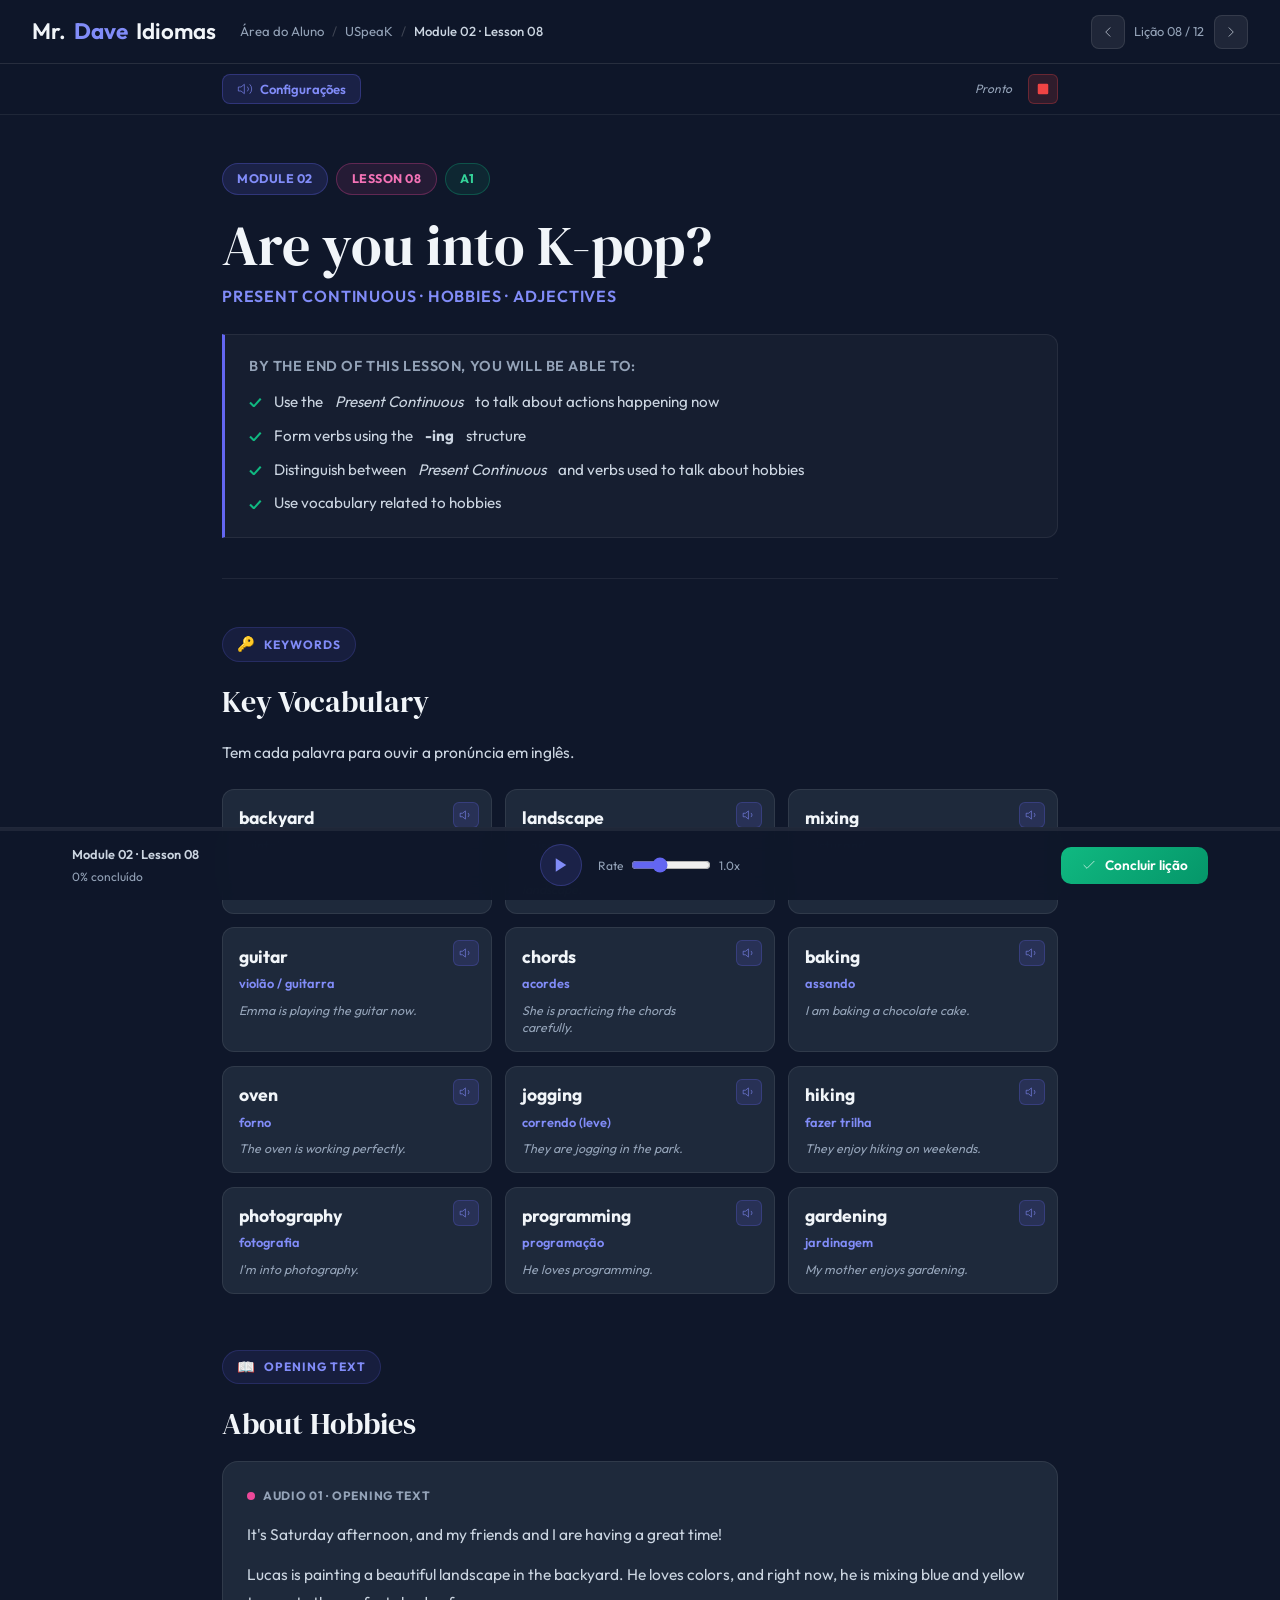
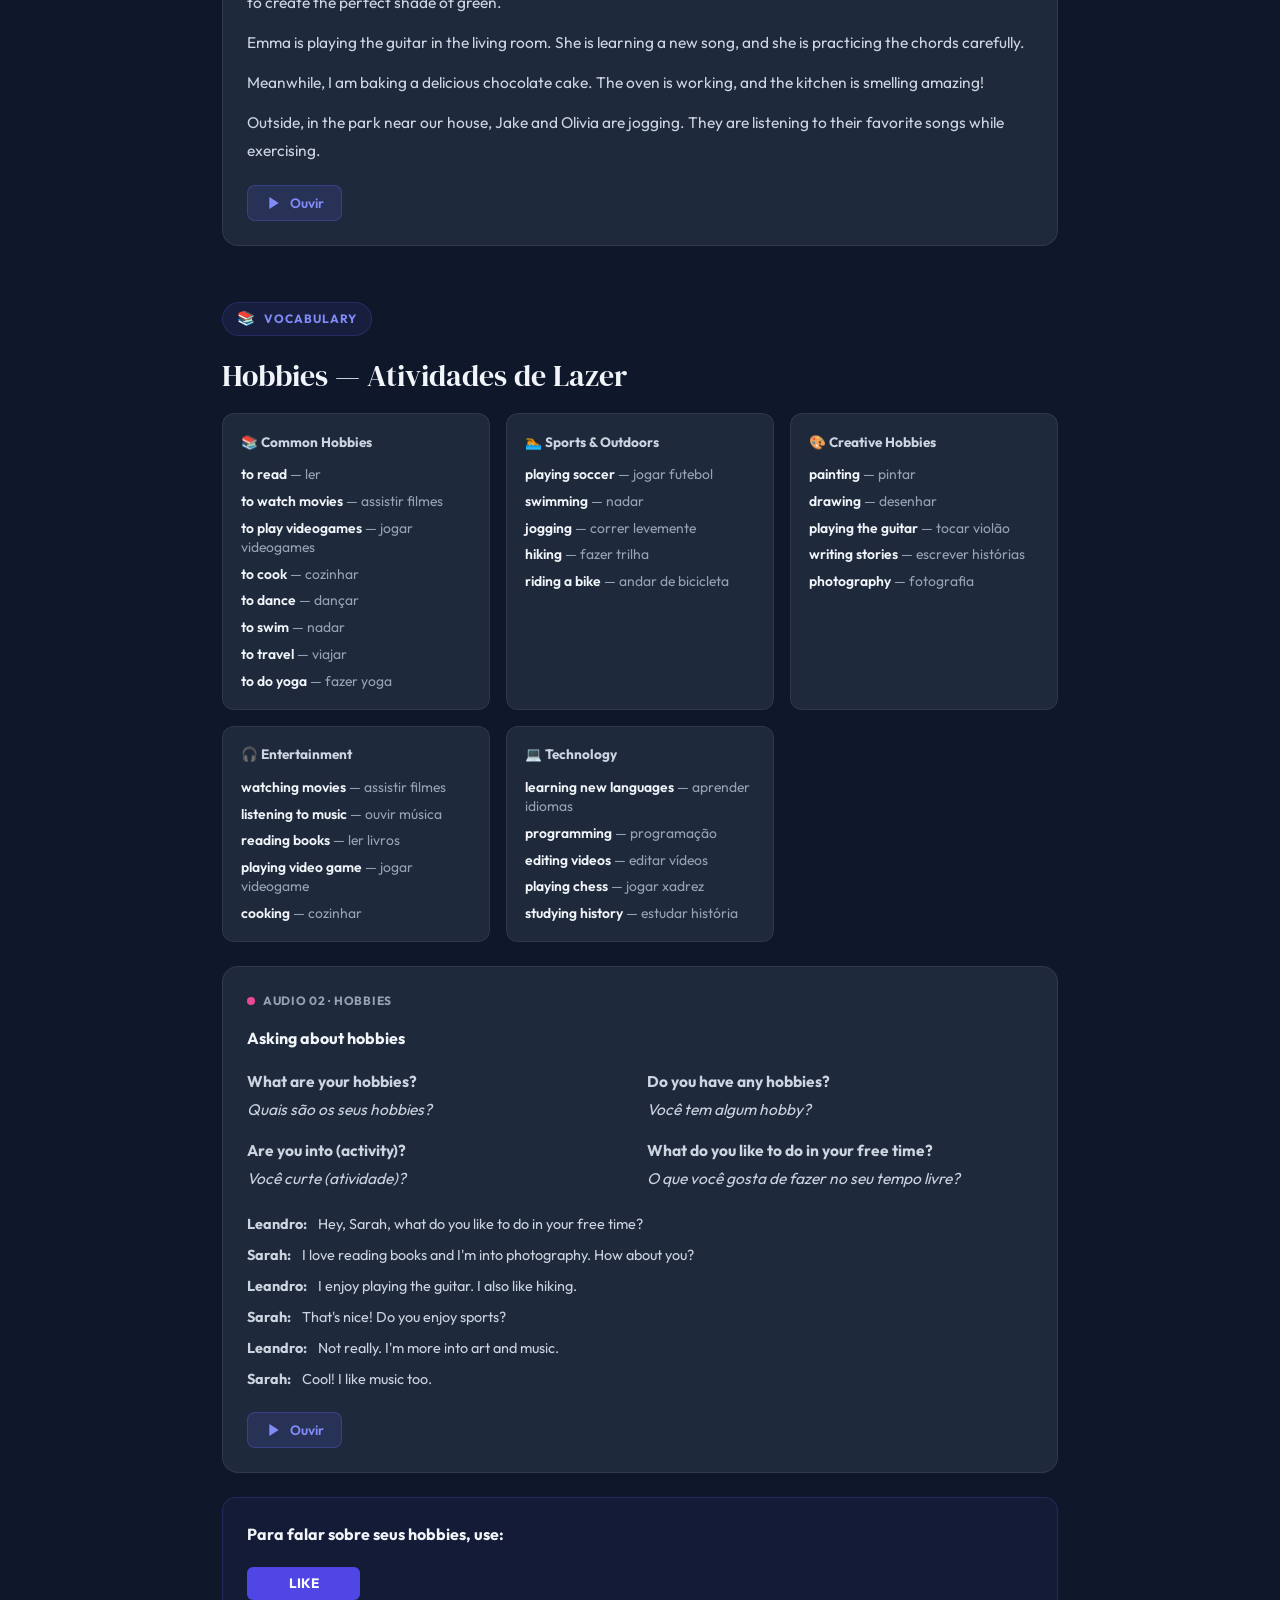
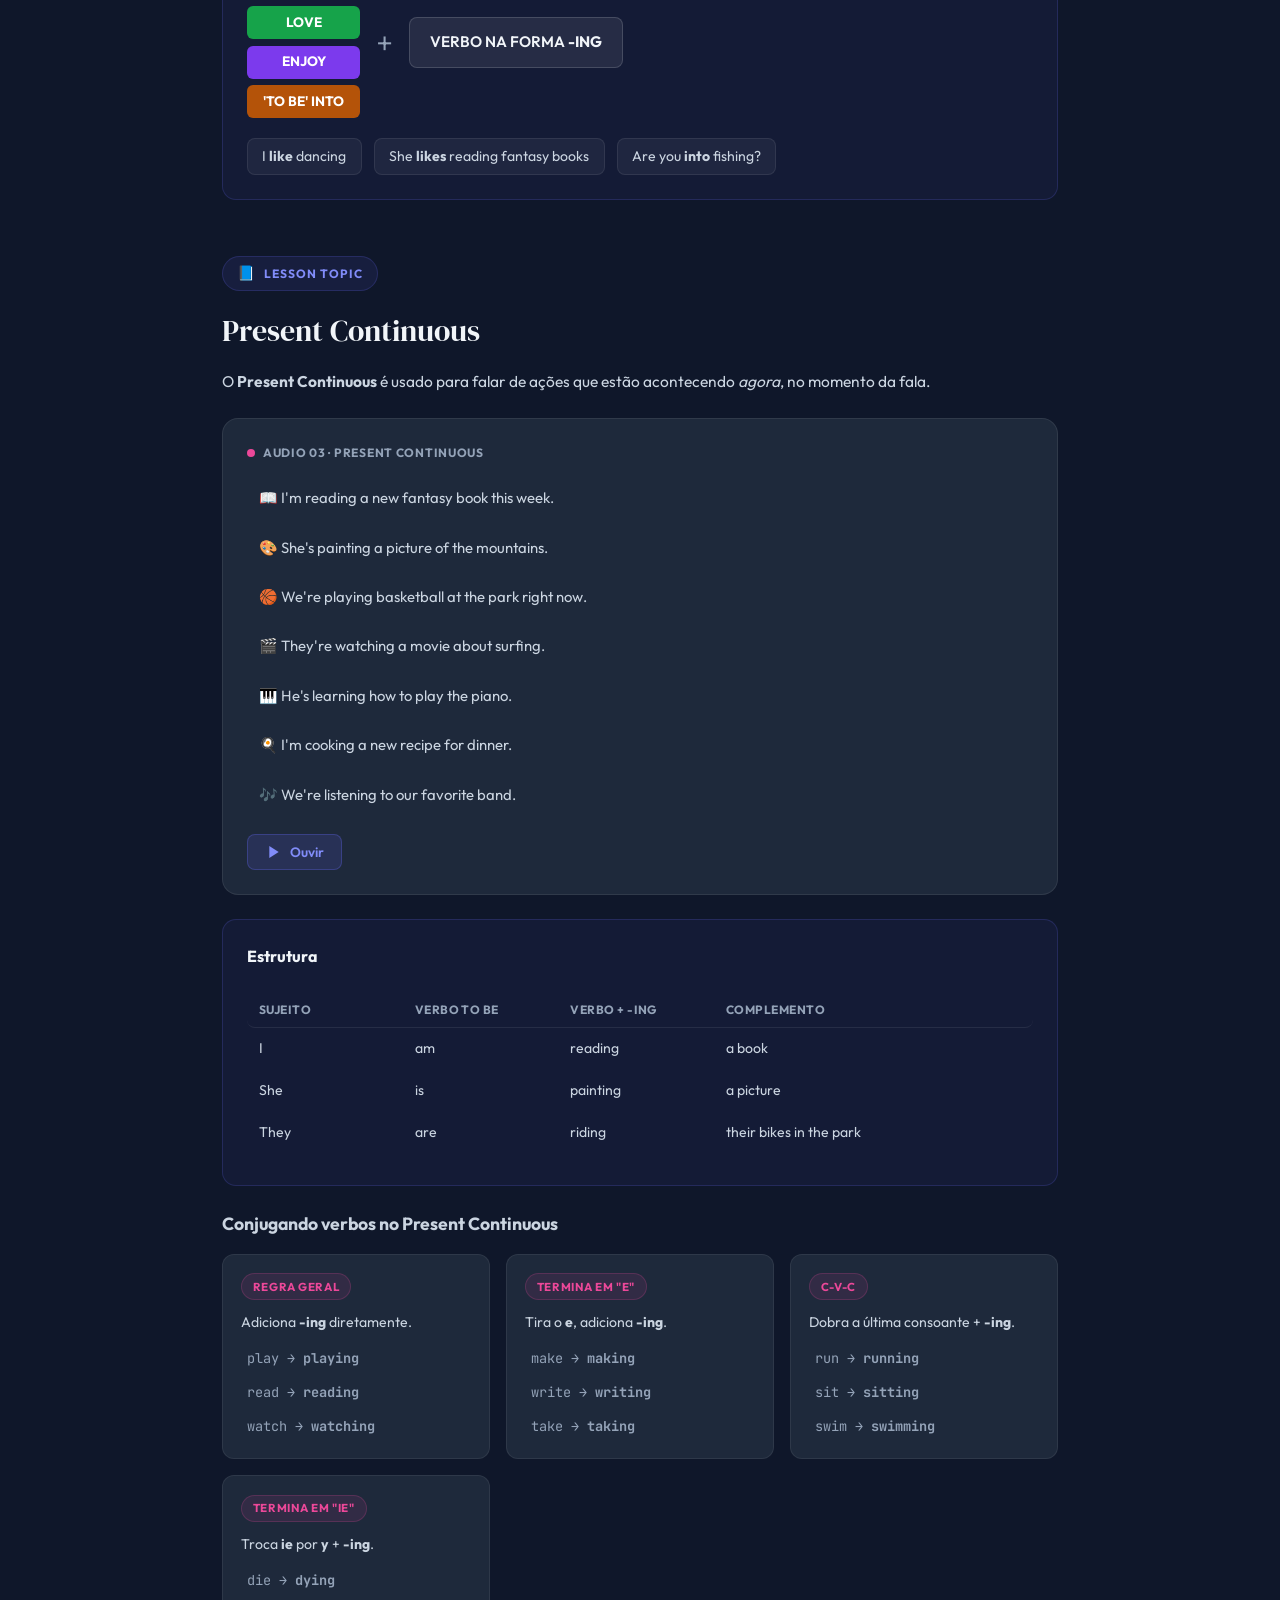
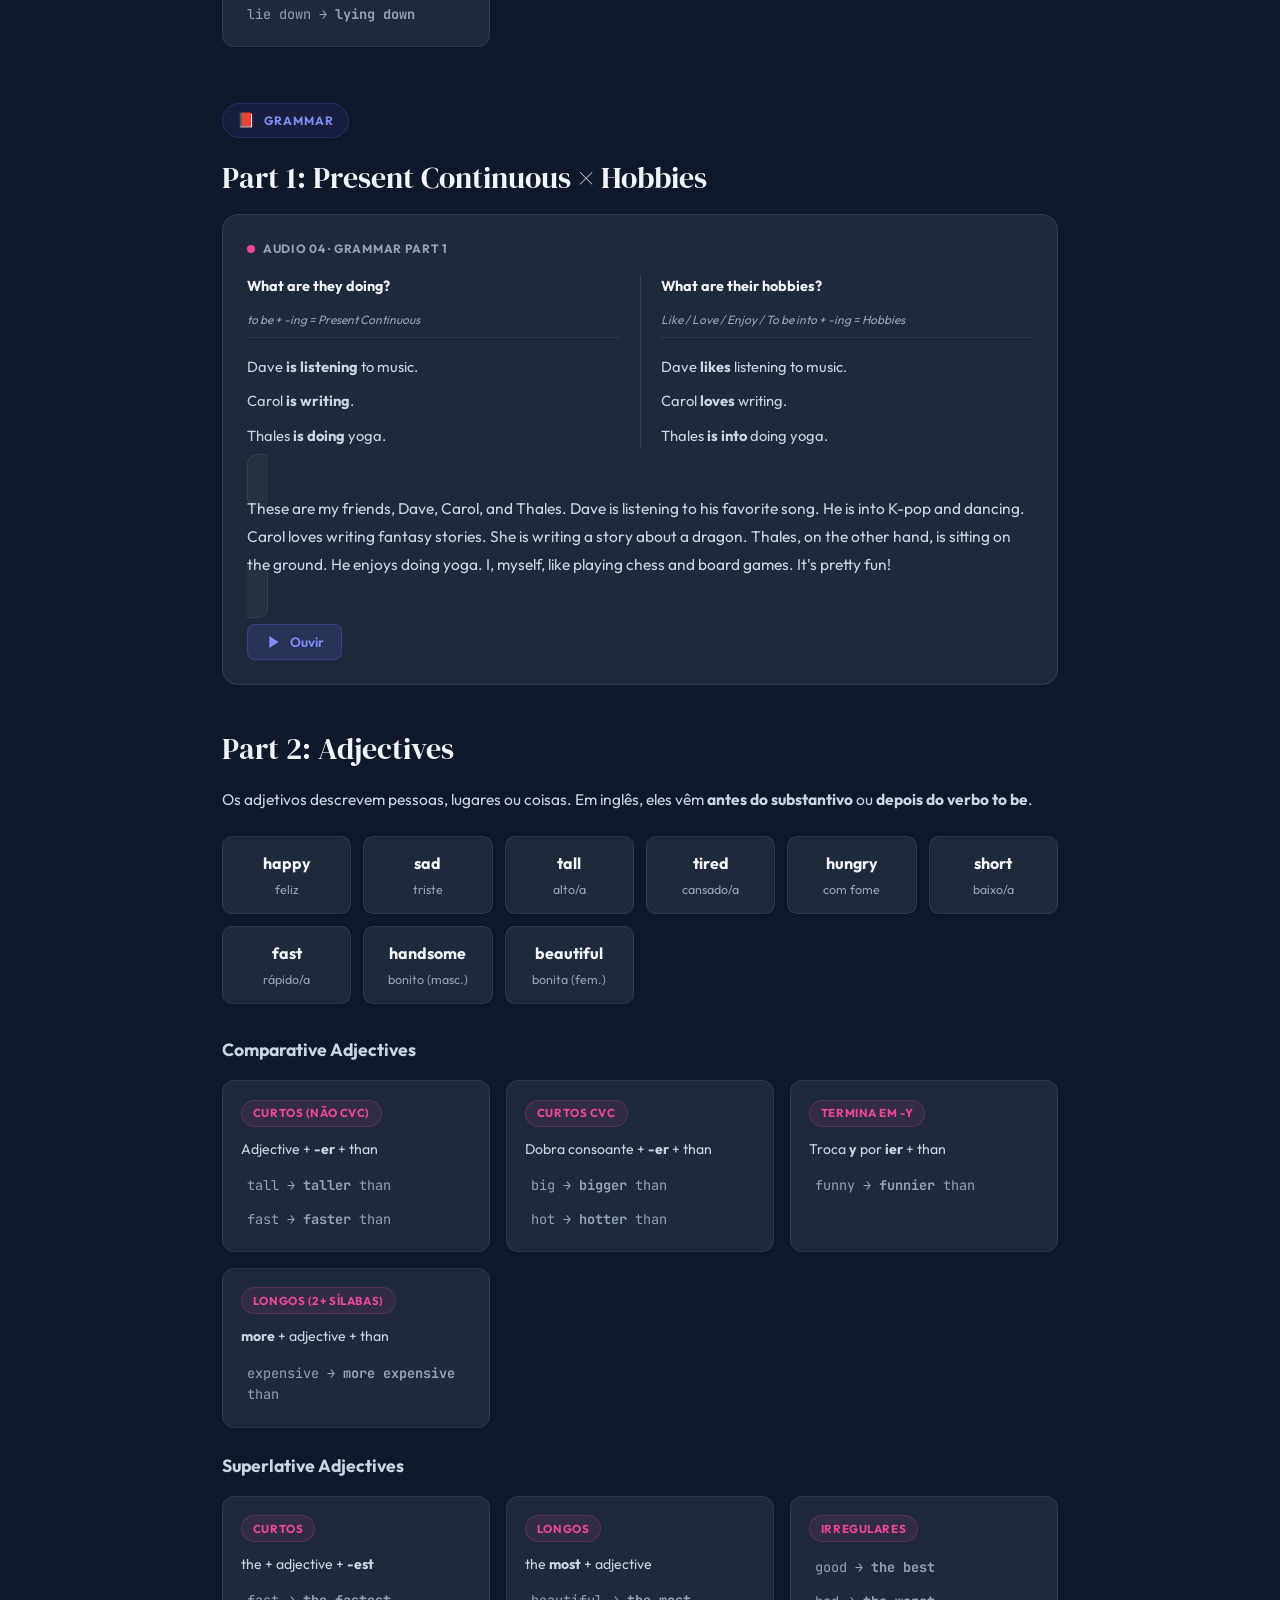
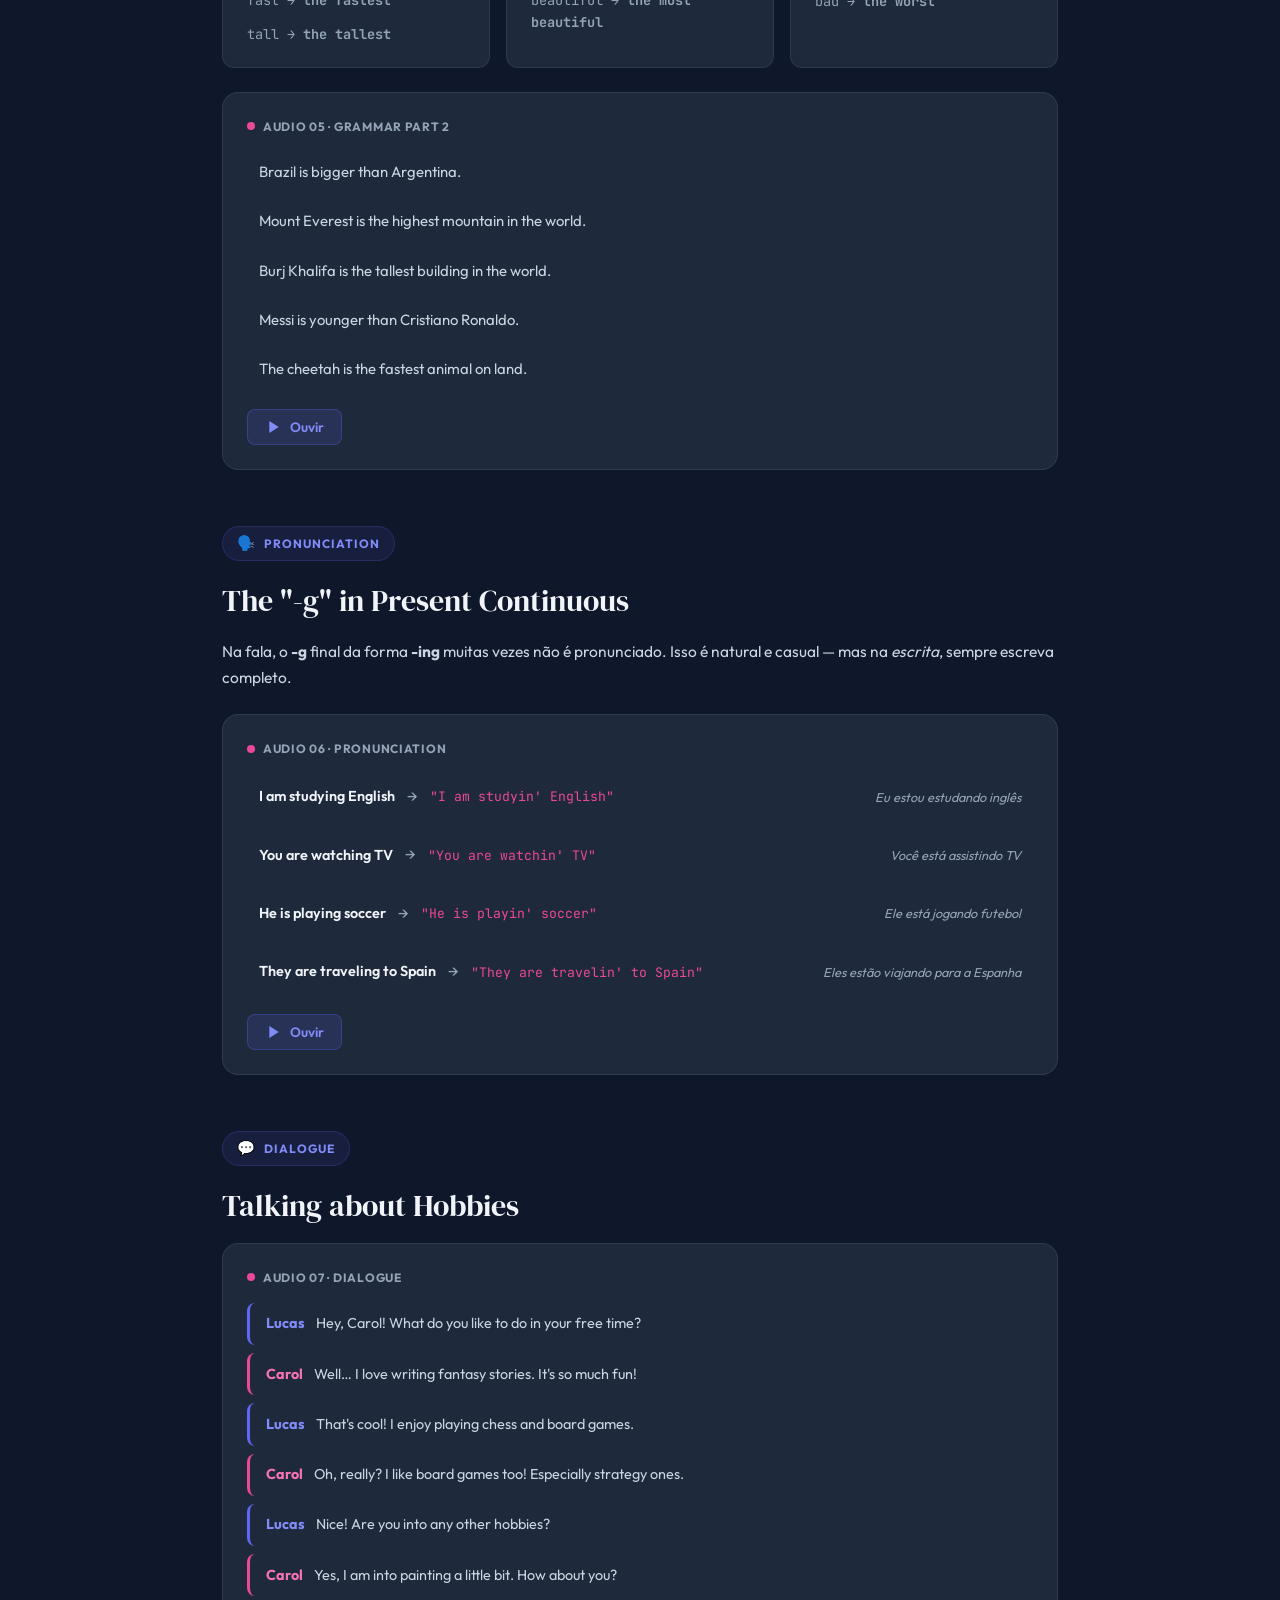
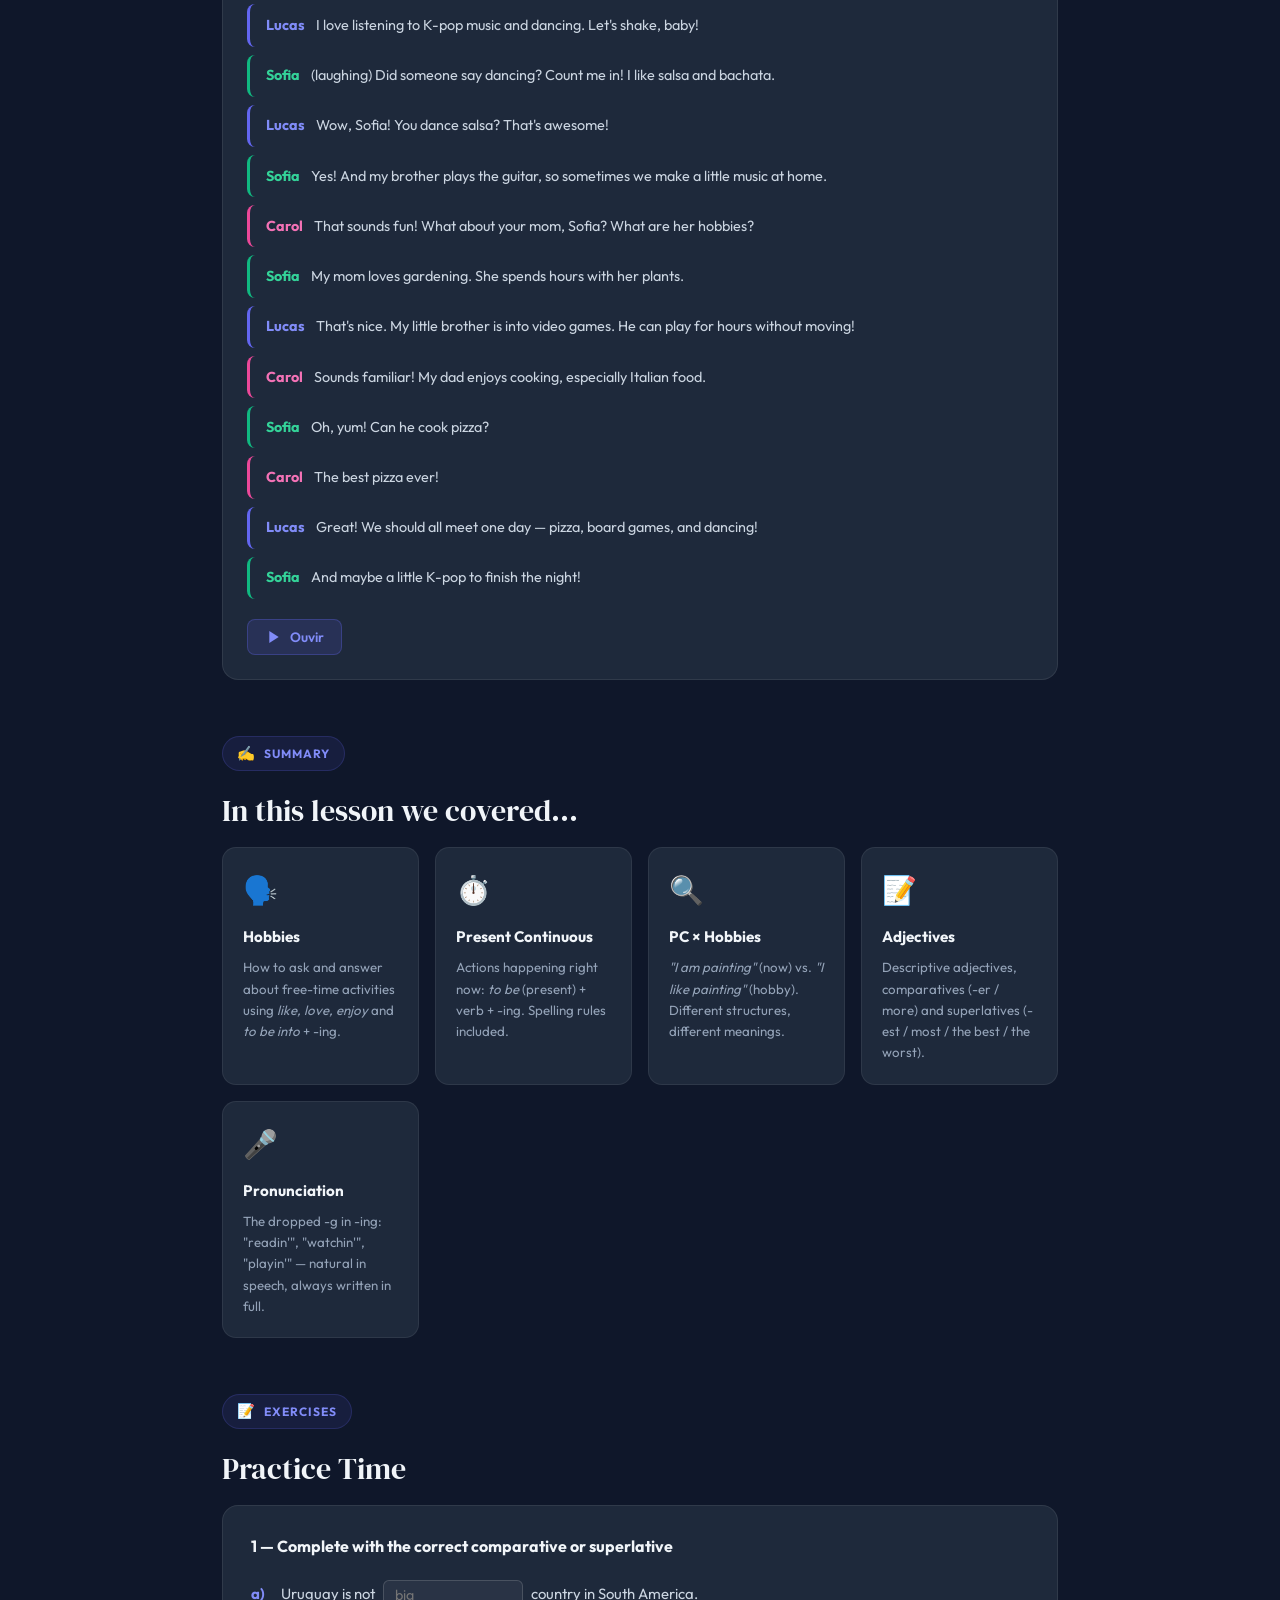
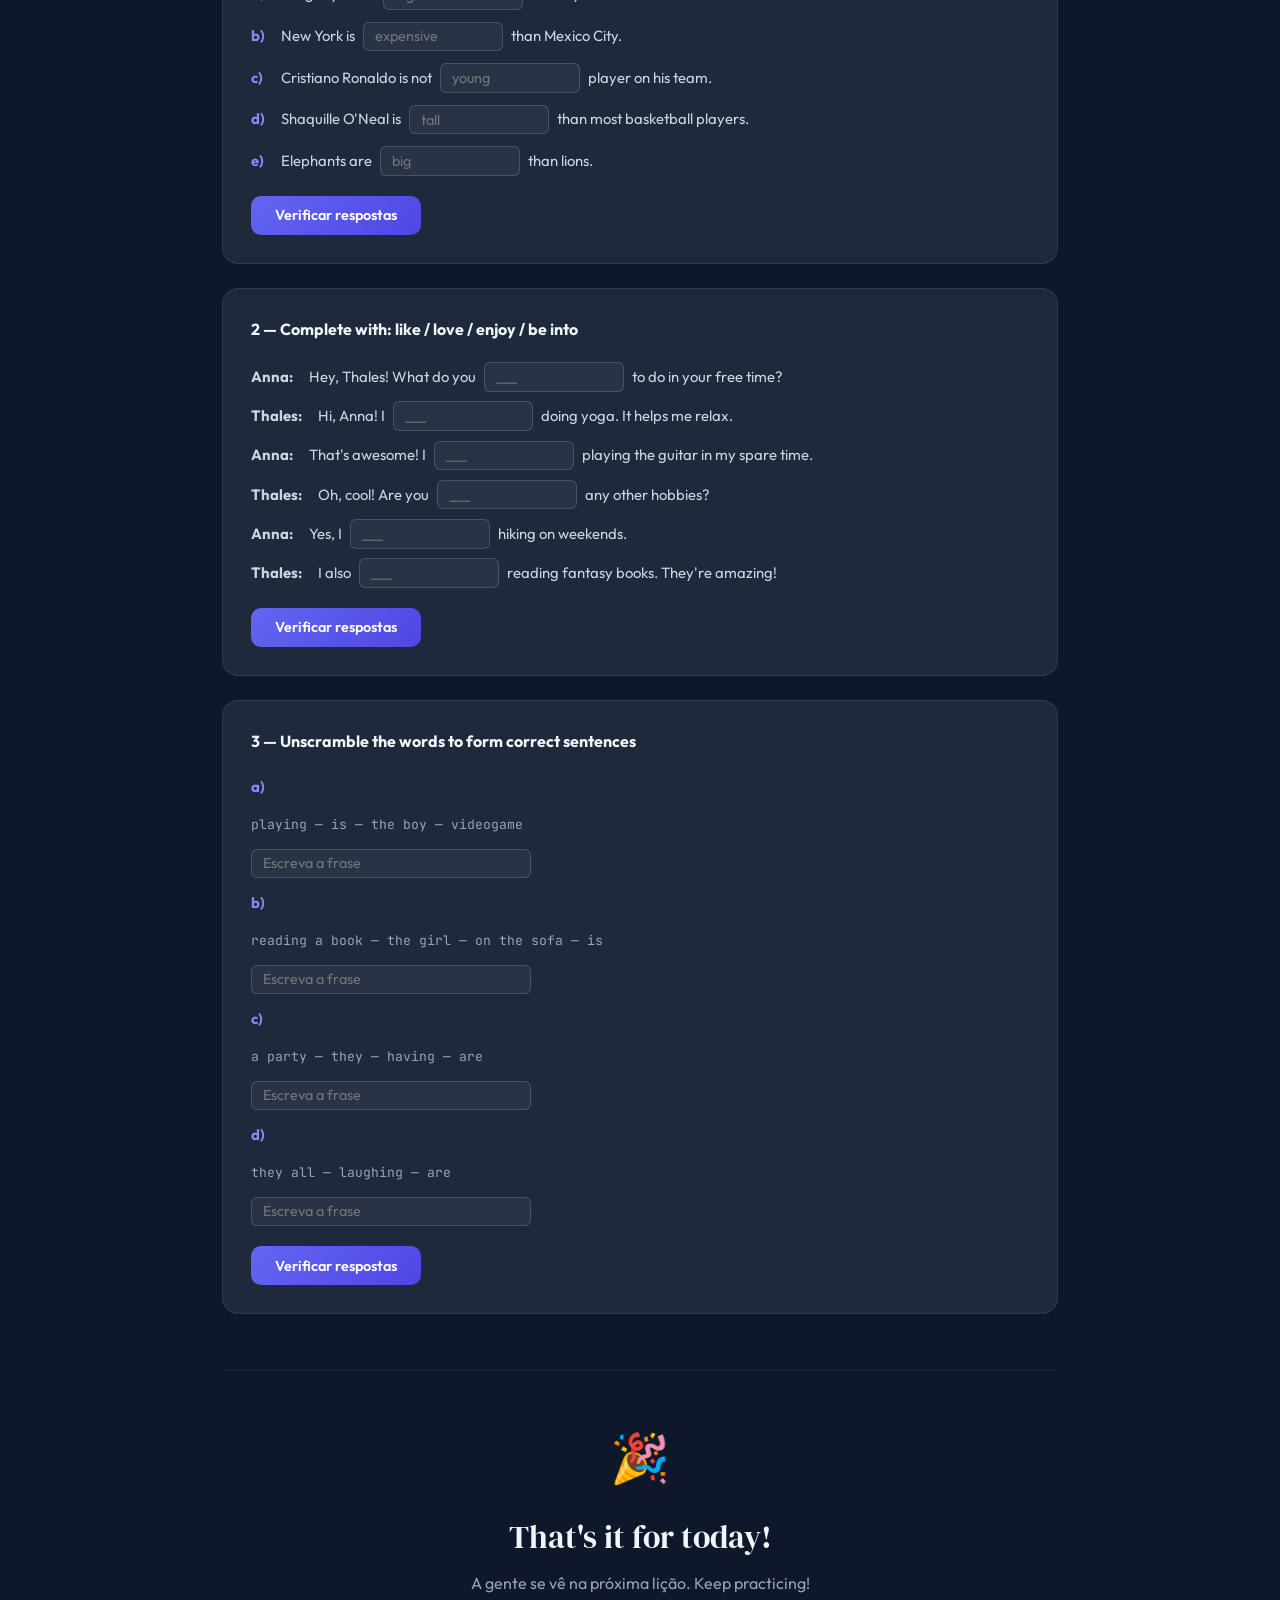
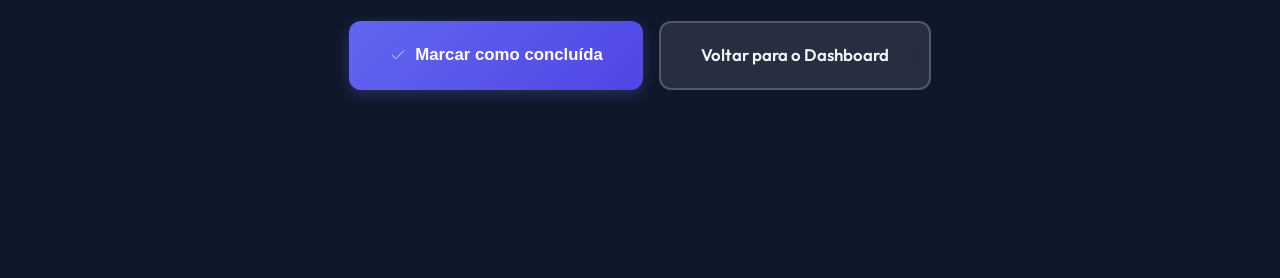
<file: index2.html>
<!DOCTYPE html>
<html lang="en">
<head>
    <meta charset="UTF-8">
    <meta name="viewport" content="width=device-width, initial-scale=1.0">
    <title>Module 02 · Lesson 08 — Are you into K-pop? | USpeaK</title>
    <!-- WP: substituir pelos enqueue do tema -->
    <link rel="stylesheet" href="styles.css">
    <link rel="stylesheet" href="aula.css">
    <link rel="preconnect" href="https://fonts.googleapis.com">
    <link rel="preconnect" href="https://fonts.gstatic.com" crossorigin>
    <link href="https://fonts.googleapis.com/css2?family=Outfit:wght@300;400;600;700;800&family=DM+Serif+Display&family=JetBrains+Mono:wght@400;500&display=swap" rel="stylesheet">
</head>
<body class="aula-body">

<!-- Header -->
<header class="header header-aula">
    <nav class="nav-container">
        <a href="area-aluno.html" class="logo" style="text-decoration:none">
            Mr. <strong>Dave</strong> Idiomas
        </a>
        <div class="aula-breadcrumb">
            <a href="area-aluno.html">Área do Aluno</a>
            <span>/</span>
            <a href="#">USpeaK</a>
            <span>/</span>
            <span>Module 02 · Lesson 08</span>
        </div>
        <div class="aula-nav-actions">
            <button class="btn-nav-aula" id="btnPrevLesson" title="Lição anterior">
                <svg width="18" height="18" viewBox="0 0 24 24" fill="none" stroke="currentColor"><polyline points="15 18 9 12 15 6"/></svg>
            </button>
            <span class="aula-nav-label">Lição 08 / 12</span>
            <button class="btn-nav-aula" id="btnNextLesson" title="Próxima lição">
                <svg width="18" height="18" viewBox="0 0 24 24" fill="none" stroke="currentColor"><polyline points="9 18 15 12 9 6"/></svg>
            </button>
        </div>
    </nav>
</header>

<!-- TTS Controls Panel (fixed top, below header) -->
<div class="tts-controls-bar" id="ttsControlsBar">
    <div class="tts-controls-inner">
        <button class="tts-toggle-panel" id="ttsTogglePanel" title="Configurações de voz">
            <svg width="16" height="16" viewBox="0 0 24 24" fill="none" stroke="currentColor"><polygon points="11 5 6 9 2 9 2 15 6 15 11 19 11 5"/><path d="M15.54 8.46a5 5 0 010 7.07"/><path d="M19.07 4.93a10 10 0 010 14.14"/></svg>
            Configurações
        </button>
        <div class="tts-panel" id="ttsPanel">
            <div class="tts-control-group">
                <label>Idioma</label>
                <select id="ttsLang">
                    <option value="en-US">🇺🇸 EN / US</option>
                    <option value="en-GB">🇬🇧 EN / UK</option>
                </select>
            </div>
            <div class="tts-control-group">
                <label>Velocidade <span id="rateVal">1.0</span>x</label>
                <input type="range" id="ttsRate" min="0.5" max="2" step="0.1" value="1">
            </div>
            <div class="tts-control-group">
                <label>Tom <span id="pitchVal">1.0</span></label>
                <input type="range" id="ttsPitch" min="0.5" max="2" step="0.1" value="1">
            </div>
            <div class="tts-control-group">
                <label>Delay <span id="delayVal">0</span> </label>
                <input type="range" id="ttsDelay" min="0" max="1000" step="50" value="0">
            </div>
        </div>
        <div class="tts-status" id="ttsStatus">Pronto</div>
        <button class="tts-stop-btn" id="ttsStopAll" title="Parar tudo">
            <svg width="14" height="14" viewBox="0 0 24 24" fill="currentColor"><rect x="3" y="3" width="18" height="18" rx="2"/></svg>
        </button>
    </div>
</div>

<!-- Main lesson content -->
<main class="aula-main" id="aulaMain">

    <!-- Lesson Header -->
    <div class="lesson-header-block">
        <div class="lesson-meta-tags">
            <span class="tag tag-module">Module 02</span>
            <span class="tag tag-lesson">Lesson 08</span>
            <span class="tag tag-level">A1</span>
        </div>
        <h1 class="lesson-title">Are you into K-pop?</h1>
        <p class="lesson-subtitle">Present Continuous · Hobbies · Adjectives</p>
        <div class="lesson-objectives">
            <h3>By the end of this lesson, you will be able to:</h3>
            <ul>
                <li><span class="check">✓</span> Use the <em>Present Continuous</em> to talk about actions happening now</li>
                <li><span class="check">✓</span> Form verbs using the <strong>-ing</strong> structure</li>
                <li><span class="check">✓</span> Distinguish between <em>Present Continuous</em> and verbs used to talk about hobbies</li>
                <li><span class="check">✓</span> Use vocabulary related to hobbies</li>
            </ul>
        </div>
    </div>

    <!-- KEYWORDS SECTION (standalone, separate from audio blocks) -->
    <section class="lesson-section" id="section-keywords" data-section="keywords">
        <div class="section-label">
            <span class="section-icon">🔑</span>
            Keywords
        </div>
        <h2 class="section-title-lesson">Key Vocabulary</h2>
        <p class="section-intro">Tem cada palavra para ouvir a pronúncia em inglês.</p>

        <div class="keywords-grid">
            <div class="keyword-card" data-word="backyard" data-translation="quintal">
                <span class="kw-word">backyard</span>
                <span class="kw-translation">quintal</span>
                <span class="kw-example">Lucas is painting in the backyard.</span>
                <button class="kw-listen" aria-label="ouvir backyard">
                    <svg width="14" height="14" viewBox="0 0 24 24" fill="none" stroke="currentColor"><polygon points="11 5 6 9 2 9 2 15 6 15 11 19 11 5"/><path d="M15.54 8.46a5 5 0 010 7.07"/></svg>
                </button>
            </div>
            <div class="keyword-card" data-word="landscape" data-translation="paisagem">
                <span class="kw-word">landscape</span>
                <span class="kw-translation">paisagem</span>
                <span class="kw-example">She is painting a beautiful landscape.</span>
                <button class="kw-listen" aria-label="ouvir landscape">
                    <svg width="14" height="14" viewBox="0 0 24 24" fill="none" stroke="currentColor"><polygon points="11 5 6 9 2 9 2 15 6 15 11 19 11 5"/><path d="M15.54 8.46a5 5 0 010 7.07"/></svg>
                </button>
            </div>
            <div class="keyword-card" data-word="mixing" data-translation="misturando">
                <span class="kw-word">mixing</span>
                <span class="kw-translation">misturando</span>
                <span class="kw-example">He is mixing blue and yellow.</span>
                <button class="kw-listen" aria-label="ouvir mixing">
                    <svg width="14" height="14" viewBox="0 0 24 24" fill="none" stroke="currentColor"><polygon points="11 5 6 9 2 9 2 15 6 15 11 19 11 5"/><path d="M15.54 8.46a5 5 0 010 7.07"/></svg>
                </button>
            </div>
            <div class="keyword-card" data-word="guitar" data-translation="violão / guitarra">
                <span class="kw-word">guitar</span>
                <span class="kw-translation">violão / guitarra</span>
                <span class="kw-example">Emma is playing the guitar now.</span>
                <button class="kw-listen" aria-label="ouvir guitar">
                    <svg width="14" height="14" viewBox="0 0 24 24" fill="none" stroke="currentColor"><polygon points="11 5 6 9 2 9 2 15 6 15 11 19 11 5"/><path d="M15.54 8.46a5 5 0 010 7.07"/></svg>
                </button>
            </div>
            <div class="keyword-card" data-word="chords" data-translation="acordes">
                <span class="kw-word">chords</span>
                <span class="kw-translation">acordes</span>
                <span class="kw-example">She is practicing the chords carefully.</span>
                <button class="kw-listen" aria-label="ouvir chords">
                    <svg width="14" height="14" viewBox="0 0 24 24" fill="none" stroke="currentColor"><polygon points="11 5 6 9 2 9 2 15 6 15 11 19 11 5"/><path d="M15.54 8.46a5 5 0 010 7.07"/></svg>
                </button>
            </div>
            <div class="keyword-card" data-word="baking" data-translation="assando">
                <span class="kw-word">baking</span>
                <span class="kw-translation">assando</span>
                <span class="kw-example">I am baking a chocolate cake.</span>
                <button class="kw-listen" aria-label="ouvir baking">
                    <svg width="14" height="14" viewBox="0 0 24 24" fill="none" stroke="currentColor"><polygon points="11 5 6 9 2 9 2 15 6 15 11 19 11 5"/><path d="M15.54 8.46a5 5 0 010 7.07"/></svg>
                </button>
            </div>
            <div class="keyword-card" data-word="oven" data-translation="forno">
                <span class="kw-word">oven</span>
                <span class="kw-translation">forno</span>
                <span class="kw-example">The oven is working perfectly.</span>
                <button class="kw-listen" aria-label="ouvir oven">
                    <svg width="14" height="14" viewBox="0 0 24 24" fill="none" stroke="currentColor"><polygon points="11 5 6 9 2 9 2 15 6 15 11 19 11 5"/><path d="M15.54 8.46a5 5 0 010 7.07"/></svg>
                </button>
            </div>
            <div class="keyword-card" data-word="jogging" data-translation="correndo (leve)">
                <span class="kw-word">jogging</span>
                <span class="kw-translation">correndo (leve)</span>
                <span class="kw-example">They are jogging in the park.</span>
                <button class="kw-listen" aria-label="ouvir jogging">
                    <svg width="14" height="14" viewBox="0 0 24 24" fill="none" stroke="currentColor"><polygon points="11 5 6 9 2 9 2 15 6 15 11 19 11 5"/><path d="M15.54 8.46a5 5 0 010 7.07"/></svg>
                </button>
            </div>
            <div class="keyword-card" data-word="hiking" data-translation="fazer trilha">
                <span class="kw-word">hiking</span>
                <span class="kw-translation">fazer trilha</span>
                <span class="kw-example">They enjoy hiking on weekends.</span>
                <button class="kw-listen" aria-label="ouvir hiking">
                    <svg width="14" height="14" viewBox="0 0 24 24" fill="none" stroke="currentColor"><polygon points="11 5 6 9 2 9 2 15 6 15 11 19 11 5"/><path d="M15.54 8.46a5 5 0 010 7.07"/></svg>
                </button>
            </div>
            <div class="keyword-card" data-word="photography" data-translation="fotografia">
                <span class="kw-word">photography</span>
                <span class="kw-translation">fotografia</span>
                <span class="kw-example">I'm into photography.</span>
                <button class="kw-listen" aria-label="ouvir photography">
                    <svg width="14" height="14" viewBox="0 0 24 24" fill="none" stroke="currentColor"><polygon points="11 5 6 9 2 9 2 15 6 15 11 19 11 5"/><path d="M15.54 8.46a5 5 0 010 7.07"/></svg>
                </button>
            </div>
            <div class="keyword-card" data-word="programming" data-translation="programação">
                <span class="kw-word">programming</span>
                <span class="kw-translation">programação</span>
                <span class="kw-example">He loves programming.</span>
                <button class="kw-listen" aria-label="ouvir programming">
                    <svg width="14" height="14" viewBox="0 0 24 24" fill="none" stroke="currentColor"><polygon points="11 5 6 9 2 9 2 15 6 15 11 19 11 5"/><path d="M15.54 8.46a5 5 0 010 7.07"/></svg>
                </button>
            </div>
            <div class="keyword-card" data-word="gardening" data-translation="jardinagem">
                <span class="kw-word">gardening</span>
                <span class="kw-translation">jardinagem</span>
                <span class="kw-example">My mother enjoys gardening.</span>
                <button class="kw-listen" aria-label="ouvir gardening">
                    <svg width="14" height="14" viewBox="0 0 24 24" fill="none" stroke="currentColor"><polygon points="11 5 6 9 2 9 2 15 6 15 11 19 11 5"/><path d="M15.54 8.46a5 5 0 010 7.07"/></svg>
                </button>
            </div>
        </div>
    </section>

    <!-- OPENING TEXT -->
    <section class="lesson-section" id="section-opening" data-section="opening">
        <div class="section-label">
            <span class="section-icon">📖</span>
            Opening Text
        </div>
        <h2 class="section-title-lesson">About Hobbies</h2>

        <div class="audio-block" data-block-id="opening-1">
            <div class="audio-block-label">Audio 01 · Opening text</div>
            <div class="audio-block-content">
                <p>It's Saturday afternoon, and my friends and I are having a great time!</p>
                <p>Lucas is painting a beautiful landscape in the backyard. He loves colors, and right now, he is mixing blue and yellow to create the perfect shade of green.</p>
                <p>Emma is playing the guitar in the living room. She is learning a new song, and she is practicing the chords carefully.</p>
                <p>Meanwhile, I am baking a delicious chocolate cake. The oven is working, and the kitchen is smelling amazing!</p>
                <p>Outside, in the park near our house, Jake and Olivia are jogging. They are listening to their favorite songs while exercising.</p>
            </div>
            <button class="btn-play-block" data-block="opening-1" aria-label="Ouvir texto">
                <svg width="16" height="16" viewBox="0 0 24 24" fill="currentColor"><polygon points="5 3 19 12 5 21 5 3"/></svg>
                <span>Ouvir</span>
            </button>
        </div>
    </section>

    <!-- VOCABULARY -->
    <section class="lesson-section" id="section-vocabulary" data-section="vocabulary">
        <div class="section-label">
            <span class="section-icon">📚</span>
            Vocabulary
        </div>
        <h2 class="section-title-lesson">Hobbies — Atividades de Lazer</h2>

        <div class="vocab-grid">
            <div class="vocab-category">
                <h4>📚 Common Hobbies</h4>
                <ul class="vocab-list">
                    <li><span class="vocab-word hoverable" data-speak="to read">to read</span> — ler</li>
                    <li><span class="vocab-word hoverable" data-speak="to watch movies">to watch movies</span> — assistir filmes</li>
                    <li><span class="vocab-word hoverable" data-speak="to play videogames">to play videogames</span> — jogar videogames</li>
                    <li><span class="vocab-word hoverable" data-speak="to cook">to cook</span> — cozinhar</li>
                    <li><span class="vocab-word hoverable" data-speak="to dance">to dance</span> — dançar</li>
                    <li><span class="vocab-word hoverable" data-speak="to swim">to swim</span> — nadar</li>
                    <li><span class="vocab-word hoverable" data-speak="to travel">to travel</span> — viajar</li>
                    <li><span class="vocab-word hoverable" data-speak="to do yoga">to do yoga</span> — fazer yoga</li>
                </ul>
            </div>
            <div class="vocab-category">
                <h4>🏊 Sports & Outdoors</h4>
                <ul class="vocab-list">
                    <li><span class="vocab-word hoverable" data-speak="playing soccer">playing soccer</span> — jogar futebol</li>
                    <li><span class="vocab-word hoverable" data-speak="swimming">swimming</span> — nadar</li>
                    <li><span class="vocab-word hoverable" data-speak="jogging">jogging</span> — correr levemente</li>
                    <li><span class="vocab-word hoverable" data-speak="hiking">hiking</span> — fazer trilha</li>
                    <li><span class="vocab-word hoverable" data-speak="riding a bike">riding a bike</span> — andar de bicicleta</li>
                </ul>
            </div>
            <div class="vocab-category">
                <h4>🎨 Creative Hobbies</h4>
                <ul class="vocab-list">
                    <li><span class="vocab-word hoverable" data-speak="painting">painting</span> — pintar</li>
                    <li><span class="vocab-word hoverable" data-speak="drawing">drawing</span> — desenhar</li>
                    <li><span class="vocab-word hoverable" data-speak="playing the guitar">playing the guitar</span> — tocar violão</li>
                    <li><span class="vocab-word hoverable" data-speak="writing stories">writing stories</span> — escrever histórias</li>
                    <li><span class="vocab-word hoverable" data-speak="photography">photography</span> — fotografia</li>
                </ul>
            </div>
            <div class="vocab-category">
                <h4>🎧 Entertainment</h4>
                <ul class="vocab-list">
                    <li><span class="vocab-word hoverable" data-speak="watching movies">watching movies</span> — assistir filmes</li>
                    <li><span class="vocab-word hoverable" data-speak="listening to music">listening to music</span> — ouvir música</li>
                    <li><span class="vocab-word hoverable" data-speak="reading books">reading books</span> — ler livros</li>
                    <li><span class="vocab-word hoverable" data-speak="playing video game">playing video game</span> — jogar videogame</li>
                    <li><span class="vocab-word hoverable" data-speak="cooking">cooking</span> — cozinhar</li>
                </ul>
            </div>
            <div class="vocab-category">
                <h4>💻 Technology</h4>
                <ul class="vocab-list">
                    <li><span class="vocab-word hoverable" data-speak="learning new languages">learning new languages</span> — aprender idiomas</li>
                    <li><span class="vocab-word hoverable" data-speak="programming">programming</span> — programação</li>
                    <li><span class="vocab-word hoverable" data-speak="editing videos">editing videos</span> — editar vídeos</li>
                    <li><span class="vocab-word hoverable" data-speak="playing chess">playing chess</span> — jogar xadrez</li>
                    <li><span class="vocab-word hoverable" data-speak="studying history">studying history</span> — estudar história</li>
                </ul>
            </div>
        </div>

        <!-- Asking about hobbies -->
        <div class="audio-block" data-block-id="hobbies-questions">
            <div class="audio-block-label">Audio 02 · Hobbies</div>
            <h3 class="block-subtitle">Asking about hobbies</h3>
            <div class="audio-block-content">
                <div class="phrases-two-col">
                    <div>
                        <p class="phrase-en hoverable" data-speak="What are your hobbies?"><strong>What are your hobbies?</strong></p>
                        <p class="phrase-pt">Quais são os seus hobbies?</p>
                    </div>
                    <div>
                        <p class="phrase-en hoverable" data-speak="Do you have any hobbies?"><strong>Do you have any hobbies?</strong></p>
                        <p class="phrase-pt">Você tem algum hobby?</p>
                    </div>
                    <div>
                        <p class="phrase-en hoverable" data-speak="Are you into any activity?"><strong>Are you into (activity)?</strong></p>
                        <p class="phrase-pt">Você curte (atividade)?</p>
                    </div>
                    <div>
                        <p class="phrase-en hoverable" data-speak="What do you like to do in your free time?"><strong>What do you like to do in your free time?</strong></p>
                        <p class="phrase-pt">O que você gosta de fazer no seu tempo livre?</p>
                    </div>
                </div>
                <div class="dialogue-block">
                    <div class="dialogue-line"><span class="speaker">Leandro:</span> Hey, Sarah, what do you like to do in your free time?</div>
                    <div class="dialogue-line"><span class="speaker">Sarah:</span> I love reading books and I'm into photography. How about you?</div>
                    <div class="dialogue-line"><span class="speaker">Leandro:</span> I enjoy playing the guitar. I also like hiking.</div>
                    <div class="dialogue-line"><span class="speaker">Sarah:</span> That's nice! Do you enjoy sports?</div>
                    <div class="dialogue-line"><span class="speaker">Leandro:</span> Not really. I'm more into art and music.</div>
                    <div class="dialogue-line"><span class="speaker">Sarah:</span> Cool! I like music too.</div>
                </div>
            </div>
            <button class="btn-play-block" data-block="hobbies-questions" aria-label="Ouvir diálogo">
                <svg width="16" height="16" viewBox="0 0 24 24" fill="currentColor"><polygon points="5 3 19 12 5 21 5 3"/></svg>
                <span>Ouvir</span>
            </button>
        </div>

        <!-- Hobbies formula diagram -->
        <div class="grammar-box">
            <h3>Para falar sobre seus hobbies, use:</h3>
            <div class="formula-row">
                <div class="formula-verbs">
                    <span class="fv fv-like">LIKE</span>
                    <span class="fv fv-love">LOVE</span>
                    <span class="fv fv-enjoy">ENJOY</span>
                    <span class="fv fv-into">'TO BE' INTO</span>
                </div>
                <span class="formula-plus">+</span>
                <div class="formula-result">VERBO NA FORMA <strong>-ING</strong></div>
            </div>
            <div class="formula-examples">
                <span class="hoverable" data-speak="I like dancing">I <strong>like</strong> dancing</span>
                <span class="hoverable" data-speak="She likes reading fantasy books">She <strong>likes</strong> reading fantasy books</span>
                <span class="hoverable" data-speak="Are you into fishing?">Are you <strong>into</strong> fishing?</span>
            </div>
        </div>
    </section>

    <!-- PRESENT CONTINUOUS -->
    <section class="lesson-section" id="section-grammar" data-section="grammar">
        <div class="section-label">
            <span class="section-icon">📘</span>
            Lesson Topic
        </div>
        <h2 class="section-title-lesson">Present Continuous</h2>
        <p class="section-intro">O <strong>Present Continuous</strong> é usado para falar de ações que estão acontecendo <em>agora</em>, no momento da fala.</p>

        <div class="audio-block" data-block-id="present-continuous">
            <div class="audio-block-label">Audio 03 · Present Continuous</div>
            <div class="audio-block-content">
                <div class="examples-list">
                    <div class="example-item hoverable" data-speak="I am reading a new fantasy book this week">📖 I'm reading a new fantasy book this week.</div>
                    <div class="example-item hoverable" data-speak="She is painting a picture of the mountains">🎨 She's painting a picture of the mountains.</div>
                    <div class="example-item hoverable" data-speak="We are playing basketball at the park right now">🏀 We're playing basketball at the park right now.</div>
                    <div class="example-item hoverable" data-speak="They are watching a movie about surfing">🎬 They're watching a movie about surfing.</div>
                    <div class="example-item hoverable" data-speak="He is learning how to play the piano">🎹 He's learning how to play the piano.</div>
                    <div class="example-item hoverable" data-speak="I am cooking a new recipe for dinner">🍳 I'm cooking a new recipe for dinner.</div>
                    <div class="example-item hoverable" data-speak="We are listening to our favorite band">🎶 We're listening to our favorite band.</div>
                </div>
            </div>
            <button class="btn-play-block" data-block="present-continuous" aria-label="Ouvir exemplos">
                <svg width="16" height="16" viewBox="0 0 24 24" fill="currentColor"><polygon points="5 3 19 12 5 21 5 3"/></svg>
                <span>Ouvir</span>
            </button>
        </div>

        <!-- Structure box -->
        <div class="grammar-box">
            <h3>Estrutura</h3>
            <div class="structure-table">
                <div class="str-row str-header">
                    <span>Sujeito</span>
                    <span>Verbo to be</span>
                    <span>Verbo + -ing</span>
                    <span>Complemento</span>
                </div>
                <div class="str-row hoverable" data-speak="I am reading a book">
                    <span>I</span><span>am</span><span>reading</span><span>a book</span>
                </div>
                <div class="str-row hoverable" data-speak="She is painting a picture">
                    <span>She</span><span>is</span><span>painting</span><span>a picture</span>
                </div>
                <div class="str-row hoverable" data-speak="They are riding their bikes in the park">
                    <span>They</span><span>are</span><span>riding</span><span>their bikes in the park</span>
                </div>
            </div>
        </div>

        <!-- -ing rules -->
        <h3 class="subsection-title">Conjugando verbos no Present Continuous</h3>
        <div class="rules-grid">
            <div class="rule-card">
                <div class="rule-tag">Regra Geral</div>
                <p>Adiciona <strong>-ing</strong> diretamente.</p>
                <div class="rule-examples">
                    <span class="hoverable" data-speak="playing">play → <strong>playing</strong></span>
                    <span class="hoverable" data-speak="reading">read → <strong>reading</strong></span>
                    <span class="hoverable" data-speak="watching">watch → <strong>watching</strong></span>
                </div>
            </div>
            <div class="rule-card">
                <div class="rule-tag">Termina em "e"</div>
                <p>Tira o <strong>e</strong>, adiciona <strong>-ing</strong>.</p>
                <div class="rule-examples">
                    <span class="hoverable" data-speak="making">make → <strong>making</strong></span>
                    <span class="hoverable" data-speak="writing">write → <strong>writing</strong></span>
                    <span class="hoverable" data-speak="taking">take → <strong>taking</strong></span>
                </div>
            </div>
            <div class="rule-card">
                <div class="rule-tag">C-V-C</div>
                <p>Dobra a última consoante + <strong>-ing</strong>.</p>
                <div class="rule-examples">
                    <span class="hoverable" data-speak="running">run → <strong>running</strong></span>
                    <span class="hoverable" data-speak="sitting">sit → <strong>sitting</strong></span>
                    <span class="hoverable" data-speak="swimming">swim → <strong>swimming</strong></span>
                </div>
            </div>
            <div class="rule-card">
                <div class="rule-tag">Termina em "ie"</div>
                <p>Troca <strong>ie</strong> por <strong>y</strong> + <strong>-ing</strong>.</p>
                <div class="rule-examples">
                    <span class="hoverable" data-speak="dying">die → <strong>dying</strong></span>
                    <span class="hoverable" data-speak="lying down">lie down → <strong>lying down</strong></span>
                </div>
            </div>
        </div>
    </section>

    <!-- GRAMMAR: PC x Hobbies + Adjectives -->
    <section class="lesson-section" id="section-grammar2" data-section="grammar2">
        <div class="section-label">
            <span class="section-icon">📕</span>
            Grammar
        </div>

        <h2 class="section-title-lesson">Part 1: Present Continuous × Hobbies</h2>

        <div class="audio-block" data-block-id="grammar-part1">
            <div class="audio-block-label">Audio 04 · Grammar Part 1</div>
            <div class="audio-block-content">
                <div class="comparison-grid">
                    <div class="comp-col">
                        <div class="comp-header">What are they doing?</div>
                        <div class="comp-formula">to be + -ing = Present Continuous</div>
                        <p class="hoverable" data-speak="Dave is listening to music.">Dave <strong>is listening</strong> to music.</p>
                        <p class="hoverable" data-speak="Carol is writing.">Carol <strong>is writing</strong>.</p>
                        <p class="hoverable" data-speak="Thales is doing yoga.">Thales <strong>is doing</strong> yoga.</p>
                    </div>
                    <div class="comp-divider"></div>
                    <div class="comp-col">
                        <div class="comp-header">What are their hobbies?</div>
                        <div class="comp-formula">Like / Love / Enjoy / To be into + -ing = Hobbies</div>
                        <p class="hoverable" data-speak="Dave likes listening to music.">Dave <strong>likes</strong> listening to music.</p>
                        <p class="hoverable" data-speak="Carol loves writing.">Carol <strong>loves</strong> writing.</p>
                        <p class="hoverable" data-speak="Thales is into doing yoga.">Thales <strong>is into</strong> doing yoga.</p>
                    </div>
                </div>
                <div class="audio-passage hoverable" data-speak="These are my friends, Dave, Carol, and Thales. Dave is listening to his favorite song. He is into K-pop and dancing. Carol loves writing fantasy stories. She is writing a story about a dragon. Thales, on the other hand, is sitting on the ground. He enjoys doing yoga. I, myself, like playing chess and board games. It's pretty fun!">
                    <p>These are my friends, Dave, Carol, and Thales. Dave is listening to his favorite song. He is into K-pop and dancing. Carol loves writing fantasy stories. She is writing a story about a dragon. Thales, on the other hand, is sitting on the ground. He enjoys doing yoga. I, myself, like playing chess and board games. It's pretty fun!</p>
                </div>
            </div>
            <button class="btn-play-block" data-block="grammar-part1" aria-label="Ouvir áudio">
                <svg width="16" height="16" viewBox="0 0 24 24" fill="currentColor"><polygon points="5 3 19 12 5 21 5 3"/></svg>
                <span>Ouvir</span>
            </button>
        </div>

        <h2 class="section-title-lesson" style="margin-top:2.5rem">Part 2: Adjectives</h2>
        <p class="section-intro">Os adjetivos descrevem pessoas, lugares ou coisas. Em inglês, eles vêm <strong>antes do substantivo</strong> ou <strong>depois do verbo to be</strong>.</p>

        <div class="adjectives-grid">
            <div class="adj-card hoverable" data-speak="happy"><span class="adj-en">happy</span><span class="adj-pt">feliz</span></div>
            <div class="adj-card hoverable" data-speak="sad"><span class="adj-en">sad</span><span class="adj-pt">triste</span></div>
            <div class="adj-card hoverable" data-speak="tall"><span class="adj-en">tall</span><span class="adj-pt">alto/a</span></div>
            <div class="adj-card hoverable" data-speak="tired"><span class="adj-en">tired</span><span class="adj-pt">cansado/a</span></div>
            <div class="adj-card hoverable" data-speak="hungry"><span class="adj-en">hungry</span><span class="adj-pt">com fome</span></div>
            <div class="adj-card hoverable" data-speak="short"><span class="adj-en">short</span><span class="adj-pt">baixo/a</span></div>
            <div class="adj-card hoverable" data-speak="fast"><span class="adj-en">fast</span><span class="adj-pt">rápido/a</span></div>
            <div class="adj-card hoverable" data-speak="handsome"><span class="adj-en">handsome</span><span class="adj-pt">bonito (masc.)</span></div>
            <div class="adj-card hoverable" data-speak="beautiful"><span class="adj-en">beautiful</span><span class="adj-pt">bonita (fem.)</span></div>
        </div>

        <!-- Comparative & Superlative -->
        <h3 class="subsection-title" style="margin-top:2rem">Comparative Adjectives</h3>
        <div class="rules-grid">
            <div class="rule-card">
                <div class="rule-tag">Curtos (não CVC)</div>
                <p>Adjective + <strong>-er</strong> + than</p>
                <div class="rule-examples">
                    <span class="hoverable" data-speak="My brother is taller than me">tall → <strong>taller</strong> than</span>
                    <span class="hoverable" data-speak="A cheetah is faster than a lion">fast → <strong>faster</strong> than</span>
                </div>
            </div>
            <div class="rule-card">
                <div class="rule-tag">Curtos CVC</div>
                <p>Dobra consoante + <strong>-er</strong> + than</p>
                <div class="rule-examples">
                    <span class="hoverable" data-speak="São Paulo is bigger than Jacareí">big → <strong>bigger</strong> than</span>
                    <span class="hoverable" data-speak="Cuiabá is hotter than Florianópolis">hot → <strong>hotter</strong> than</span>
                </div>
            </div>
            <div class="rule-card">
                <div class="rule-tag">Termina em -y</div>
                <p>Troca <strong>y</strong> por <strong>ier</strong> + than</p>
                <div class="rule-examples">
                    <span class="hoverable" data-speak="Jackie Chan is funnier than Adam Sandler">funny → <strong>funnier</strong> than</span>
                </div>
            </div>
            <div class="rule-card">
                <div class="rule-tag">Longos (2+ sílabas)</div>
                <p><strong>more</strong> + adjective + than</p>
                <div class="rule-examples">
                    <span class="hoverable" data-speak="A Ferrari is more expensive than a Fiat Uno">expensive → <strong>more expensive</strong> than</span>
                </div>
            </div>
        </div>

        <h3 class="subsection-title" style="margin-top:1.5rem">Superlative Adjectives</h3>
        <div class="rules-grid">
            <div class="rule-card">
                <div class="rule-tag">Curtos</div>
                <p>the + adjective + <strong>-est</strong></p>
                <div class="rule-examples">
                    <span class="hoverable" data-speak="the fastest">fast → <strong>the fastest</strong></span>
                    <span class="hoverable" data-speak="the tallest">tall → <strong>the tallest</strong></span>
                </div>
            </div>
            <div class="rule-card">
                <div class="rule-tag">Longos</div>
                <p>the <strong>most</strong> + adjective</p>
                <div class="rule-examples">
                    <span class="hoverable" data-speak="the most beautiful">beautiful → <strong>the most beautiful</strong></span>
                </div>
            </div>
            <div class="rule-card">
                <div class="rule-tag">Irregulares</div>
                <div class="rule-examples">
                    <span class="hoverable" data-speak="the best">good → <strong>the best</strong></span>
                    <span class="hoverable" data-speak="the worst">bad → <strong>the worst</strong></span>
                </div>
            </div>
        </div>

        <div class="audio-block" data-block-id="grammar-part2" style="margin-top:1.5rem">
            <div class="audio-block-label">Audio 05 · Grammar Part 2</div>
            <div class="audio-block-content">
                <div class="examples-list">
                    <div class="example-item hoverable" data-speak="Brazil is bigger than Argentina.">Brazil is bigger than Argentina.</div>
                    <div class="example-item hoverable" data-speak="Mount Everest is the highest mountain in the world.">Mount Everest is the highest mountain in the world.</div>
                    <div class="example-item hoverable" data-speak="Burj Khalifa is the tallest building in the world.">Burj Khalifa is the tallest building in the world.</div>
                    <div class="example-item hoverable" data-speak="Messi is younger than Cristiano Ronaldo.">Messi is younger than Cristiano Ronaldo.</div>
                    <div class="example-item hoverable" data-speak="The cheetah is the fastest animal on land.">The cheetah is the fastest animal on land.</div>
                </div>
            </div>
            <button class="btn-play-block" data-block="grammar-part2" aria-label="Ouvir exemplos">
                <svg width="16" height="16" viewBox="0 0 24 24" fill="currentColor"><polygon points="5 3 19 12 5 21 5 3"/></svg>
                <span>Ouvir</span>
            </button>
        </div>
    </section>

    <!-- PRONUNCIATION -->
    <section class="lesson-section" id="section-pronunciation" data-section="pronunciation">
        <div class="section-label">
            <span class="section-icon">🗣️</span>
            Pronunciation
        </div>
        <h2 class="section-title-lesson">The "-g" in Present Continuous</h2>
        <p class="section-intro">Na fala, o <strong>-g</strong> final da forma <strong>-ing</strong> muitas vezes não é pronunciado. Isso é natural e casual — mas na <em>escrita</em>, sempre escreva completo.</p>

        <div class="audio-block" data-block-id="pronunciation">
            <div class="audio-block-label">Audio 06 · Pronunciation</div>
            <div class="audio-block-content">
                <div class="pronunciation-list">
                    <div class="pron-item">
                        <span class="pron-formal hoverable" data-speak="I am studying English">I am studying English</span>
                        <span class="pron-arrow">→</span>
                        <span class="pron-casual">"I am studyin' English"</span>
                        <span class="pron-pt">Eu estou estudando inglês</span>
                    </div>
                    <div class="pron-item">
                        <span class="pron-formal hoverable" data-speak="You are watching TV">You are watching TV</span>
                        <span class="pron-arrow">→</span>
                        <span class="pron-casual">"You are watchin' TV"</span>
                        <span class="pron-pt">Você está assistindo TV</span>
                    </div>
                    <div class="pron-item">
                        <span class="pron-formal hoverable" data-speak="He is playing soccer">He is playing soccer</span>
                        <span class="pron-arrow">→</span>
                        <span class="pron-casual">"He is playin' soccer"</span>
                        <span class="pron-pt">Ele está jogando futebol</span>
                    </div>
                    <div class="pron-item">
                        <span class="pron-formal hoverable" data-speak="They are traveling to Spain">They are traveling to Spain</span>
                        <span class="pron-arrow">→</span>
                        <span class="pron-casual">"They are travelin' to Spain"</span>
                        <span class="pron-pt">Eles estão viajando para a Espanha</span>
                    </div>
                </div>
            </div>
            <button class="btn-play-block" data-block="pronunciation" aria-label="Ouvir pronúncia">
                <svg width="16" height="16" viewBox="0 0 24 24" fill="currentColor"><polygon points="5 3 19 12 5 21 5 3"/></svg>
                <span>Ouvir</span>
            </button>
        </div>
    </section>

    <!-- DIALOGUE -->
    <section class="lesson-section" id="section-dialogue" data-section="dialogue">
        <div class="section-label">
            <span class="section-icon">💬</span>
            Dialogue
        </div>
        <h2 class="section-title-lesson">Talking about Hobbies</h2>

        <div class="audio-block" data-block-id="dialogue-main">
            <div class="audio-block-label">Audio 07 · Dialogue</div>
            <div class="audio-block-content">
                <div class="dialogue-block dialogue-styled">
                    <div class="dialogue-line dl-lucas"><span class="speaker sp-lucas">Lucas</span> Hey, Carol! What do you like to do in your free time?</div>
                    <div class="dialogue-line dl-carol"><span class="speaker sp-carol">Carol</span> Well… I love writing fantasy stories. It's so much fun!</div>
                    <div class="dialogue-line dl-lucas"><span class="speaker sp-lucas">Lucas</span> That's cool! I enjoy playing chess and board games.</div>
                    <div class="dialogue-line dl-carol"><span class="speaker sp-carol">Carol</span> Oh, really? I like board games too! Especially strategy ones.</div>
                    <div class="dialogue-line dl-lucas"><span class="speaker sp-lucas">Lucas</span> Nice! Are you into any other hobbies?</div>
                    <div class="dialogue-line dl-carol"><span class="speaker sp-carol">Carol</span> Yes, I am into painting a little bit. How about you?</div>
                    <div class="dialogue-line dl-lucas"><span class="speaker sp-lucas">Lucas</span> I love listening to K-pop music and dancing. Let's shake, baby!</div>
                    <div class="dialogue-line dl-sofia"><span class="speaker sp-sofia">Sofia</span> (laughing) Did someone say dancing? Count me in! I like salsa and bachata.</div>
                    <div class="dialogue-line dl-lucas"><span class="speaker sp-lucas">Lucas</span> Wow, Sofia! You dance salsa? That's awesome!</div>
                    <div class="dialogue-line dl-sofia"><span class="speaker sp-sofia">Sofia</span> Yes! And my brother plays the guitar, so sometimes we make a little music at home.</div>
                    <div class="dialogue-line dl-carol"><span class="speaker sp-carol">Carol</span> That sounds fun! What about your mom, Sofia? What are her hobbies?</div>
                    <div class="dialogue-line dl-sofia"><span class="speaker sp-sofia">Sofia</span> My mom loves gardening. She spends hours with her plants.</div>
                    <div class="dialogue-line dl-lucas"><span class="speaker sp-lucas">Lucas</span> That's nice. My little brother is into video games. He can play for hours without moving!</div>
                    <div class="dialogue-line dl-carol"><span class="speaker sp-carol">Carol</span> Sounds familiar! My dad enjoys cooking, especially Italian food.</div>
                    <div class="dialogue-line dl-sofia"><span class="speaker sp-sofia">Sofia</span> Oh, yum! Can he cook pizza?</div>
                    <div class="dialogue-line dl-carol"><span class="speaker sp-carol">Carol</span> The best pizza ever!</div>
                    <div class="dialogue-line dl-lucas"><span class="speaker sp-lucas">Lucas</span> Great! We should all meet one day — pizza, board games, and dancing!</div>
                    <div class="dialogue-line dl-sofia"><span class="speaker sp-sofia">Sofia</span> And maybe a little K-pop to finish the night!</div>
                </div>
            </div>
            <button class="btn-play-block" data-block="dialogue-main" aria-label="Ouvir diálogo">
                <svg width="16" height="16" viewBox="0 0 24 24" fill="currentColor"><polygon points="5 3 19 12 5 21 5 3"/></svg>
                <span>Ouvir</span>
            </button>
        </div>
    </section>

    <!-- SUMMARY -->
    <section class="lesson-section" id="section-summary" data-section="summary">
        <div class="section-label">
            <span class="section-icon">✍️</span>
            Summary
        </div>
        <h2 class="section-title-lesson">In this lesson we covered…</h2>
        <div class="summary-grid">
            <div class="summary-item">
                <div class="summary-icon">🗣️</div>
                <h4>Hobbies</h4>
                <p>How to ask and answer about free-time activities using <em>like, love, enjoy</em> and <em>to be into</em> + -ing.</p>
            </div>
            <div class="summary-item">
                <div class="summary-icon">⏱️</div>
                <h4>Present Continuous</h4>
                <p>Actions happening right now: <em>to be</em> (present) + verb + -ing. Spelling rules included.</p>
            </div>
            <div class="summary-item">
                <div class="summary-icon">🔍</div>
                <h4>PC × Hobbies</h4>
                <p><em>"I am painting"</em> (now) vs. <em>"I like painting"</em> (hobby). Different structures, different meanings.</p>
            </div>
            <div class="summary-item">
                <div class="summary-icon">📝</div>
                <h4>Adjectives</h4>
                <p>Descriptive adjectives, comparatives (-er / more) and superlatives (-est / most / the best / the worst).</p>
            </div>
            <div class="summary-item">
                <div class="summary-icon">🎤</div>
                <h4>Pronunciation</h4>
                <p>The dropped -g in -ing: "readin'", "watchin'", "playin'" — natural in speech, always written in full.</p>
            </div>
        </div>
    </section>

    <!-- EXERCISES -->
    <section class="lesson-section" id="section-exercises" data-section="exercises">
        <div class="section-label">
            <span class="section-icon">📝</span>
            Exercises
        </div>
        <h2 class="section-title-lesson">Practice Time</h2>

        <!-- Exercise 1 -->
        <div class="exercise-block" id="ex1">
            <h3 class="ex-title">1 — Complete with the correct comparative or superlative</h3>
            <div class="ex-items">
                <div class="ex-item">
                    <span class="ex-letter">a)</span>
                    <span>Uruguay is not</span>
                    <input class="ex-input" type="text" placeholder="big" data-answer="the biggest">
                    <span>country in South America.</span>
                </div>
                <div class="ex-item">
                    <span class="ex-letter">b)</span>
                    <span>New York is</span>
                    <input class="ex-input" type="text" placeholder="expensive" data-answer="more expensive">
                    <span>than Mexico City.</span>
                </div>
                <div class="ex-item">
                    <span class="ex-letter">c)</span>
                    <span>Cristiano Ronaldo is not</span>
                    <input class="ex-input" type="text" placeholder="young" data-answer="the youngest">
                    <span>player on his team.</span>
                </div>
                <div class="ex-item">
                    <span class="ex-letter">d)</span>
                    <span>Shaquille O'Neal is</span>
                    <input class="ex-input" type="text" placeholder="tall" data-answer="taller">
                    <span>than most basketball players.</span>
                </div>
                <div class="ex-item">
                    <span class="ex-letter">e)</span>
                    <span>Elephants are</span>
                    <input class="ex-input" type="text" placeholder="big" data-answer="bigger">
                    <span>than lions.</span>
                </div>
            </div>
            <button class="btn-check-ex" data-exercise="ex1">Verificar respostas</button>
        </div>

        <!-- Exercise 2 -->
        <div class="exercise-block" id="ex2">
            <h3 class="ex-title">2 — Complete with: like / love / enjoy / be into</h3>
            <div class="ex-dialogue">
                <div class="ex-item ex-dialogue-line">
                    <span class="speaker">Anna:</span>
                    <span>Hey, Thales! What do you</span>
                    <input class="ex-input" type="text" placeholder="___" data-answer="like">
                    <span>to do in your free time?</span>
                </div>
                <div class="ex-item ex-dialogue-line">
                    <span class="speaker">Thales:</span>
                    <span>Hi, Anna! I</span>
                    <input class="ex-input" type="text" placeholder="___" data-answer="enjoy">
                    <span>doing yoga. It helps me relax.</span>
                </div>
                <div class="ex-item ex-dialogue-line">
                    <span class="speaker">Anna:</span>
                    <span>That's awesome! I</span>
                    <input class="ex-input" type="text" placeholder="___" data-answer="love">
                    <span>playing the guitar in my spare time.</span>
                </div>
                <div class="ex-item ex-dialogue-line">
                    <span class="speaker">Thales:</span>
                    <span>Oh, cool! Are you</span>
                    <input class="ex-input" type="text" placeholder="___" data-answer="into">
                    <span>any other hobbies?</span>
                </div>
                <div class="ex-item ex-dialogue-line">
                    <span class="speaker">Anna:</span>
                    <span>Yes, I</span>
                    <input class="ex-input" type="text" placeholder="___" data-answer="like">
                    <span>hiking on weekends.</span>
                </div>
                <div class="ex-item ex-dialogue-line">
                    <span class="speaker">Thales:</span>
                    <span>I also</span>
                    <input class="ex-input" type="text" placeholder="___" data-answer="enjoy">
                    <span>reading fantasy books. They're amazing!</span>
                </div>
            </div>
            <button class="btn-check-ex" data-exercise="ex2">Verificar respostas</button>
        </div>

        <!-- Exercise 3 -->
        <div class="exercise-block" id="ex3">
            <h3 class="ex-title">3 — Unscramble the words to form correct sentences</h3>
            <div class="ex-items">
                <div class="ex-item ex-unscramble">
                    <span class="ex-letter">a)</span>
                    <div class="ex-scrambled">playing — is — the boy — videogame</div>
                    <input class="ex-input ex-input-wide" type="text" placeholder="Escreva a frase" data-answer="the boy is playing videogame">
                </div>
                <div class="ex-item ex-unscramble">
                    <span class="ex-letter">b)</span>
                    <div class="ex-scrambled">reading a book — the girl — on the sofa — is</div>
                    <input class="ex-input ex-input-wide" type="text" placeholder="Escreva a frase" data-answer="the girl is reading a book on the sofa">
                </div>
                <div class="ex-item ex-unscramble">
                    <span class="ex-letter">c)</span>
                    <div class="ex-scrambled">a party — they — having — are</div>
                    <input class="ex-input ex-input-wide" type="text" placeholder="Escreva a frase" data-answer="they are having a party">
                </div>
                <div class="ex-item ex-unscramble">
                    <span class="ex-letter">d)</span>
                    <div class="ex-scrambled">they all — laughing — are</div>
                    <input class="ex-input ex-input-wide" type="text" placeholder="Escreva a frase" data-answer="they all are laughing">
                </div>
            </div>
            <button class="btn-check-ex" data-exercise="ex3">Verificar respostas</button>
        </div>
    </section>

    <!-- Lesson end -->
    <div class="lesson-end-block">
        <div class="lesson-end-icon">🎉</div>
        <h2>That's it for today!</h2>
        <p>A gente se vê na próxima lição. Keep practicing!</p>
        <div class="lesson-end-actions">
            <button class="btn-primary btn-large" id="btnMarkComplete">
                <svg width="18" height="18" viewBox="0 0 24 24" fill="none" stroke="currentColor"><polyline points="20 6 9 17 4 12"/></svg>
                Marcar como concluída
            </button>
            <a href="area-aluno.html" class="btn-secondary btn-large">Voltar para o Dashboard</a>
        </div>
    </div>

</main>

<!-- Fixed Footer -->
<div class="lesson-footer" id="lessonFooter">
    <div class="footer-progress-bar">
        <div class="footer-progress-fill" id="footerProgressFill"></div>
    </div>
    <div class="footer-inner">
        <div class="footer-left">
            <span class="footer-lesson-name">Module 02 · Lesson 08</span>
            <span class="footer-progress-label" id="footerProgressLabel">0% concluído</span>
        </div>
        <div class="footer-center">
            <button class="footer-btn" id="footerPlayPause" title="Play / Pause TTS">
                <svg id="footerPlayIcon" width="18" height="18" viewBox="0 0 24 24" fill="currentColor"><polygon points="5 3 19 12 5 21 5 3"/></svg>
                <svg id="footerPauseIcon" width="18" height="18" viewBox="0 0 24 24" fill="currentColor" style="display:none"><rect x="6" y="4" width="4" height="16"/><rect x="14" y="4" width="4" height="16"/></svg>
            </button>
            <div class="footer-tts-mini">
                <label>Rate</label>
                <input type="range" id="footerRate" min="0.5" max="2" step="0.1" value="1">
                <span id="footerRateVal">1.0x</span>
            </div>
        </div>
        <div class="footer-right">
            <button class="footer-btn-complete" id="footerMarkComplete">
                <svg width="16" height="16" viewBox="0 0 24 24" fill="none" stroke="currentColor"><polyline points="20 6 9 17 4 12"/></svg>
                Concluir lição
            </button>
        </div>
    </div>
</div>

<!-- WP: substituir por wp_footer() -->
<script src="aula.js"></script>
</body>
</html>
</file>
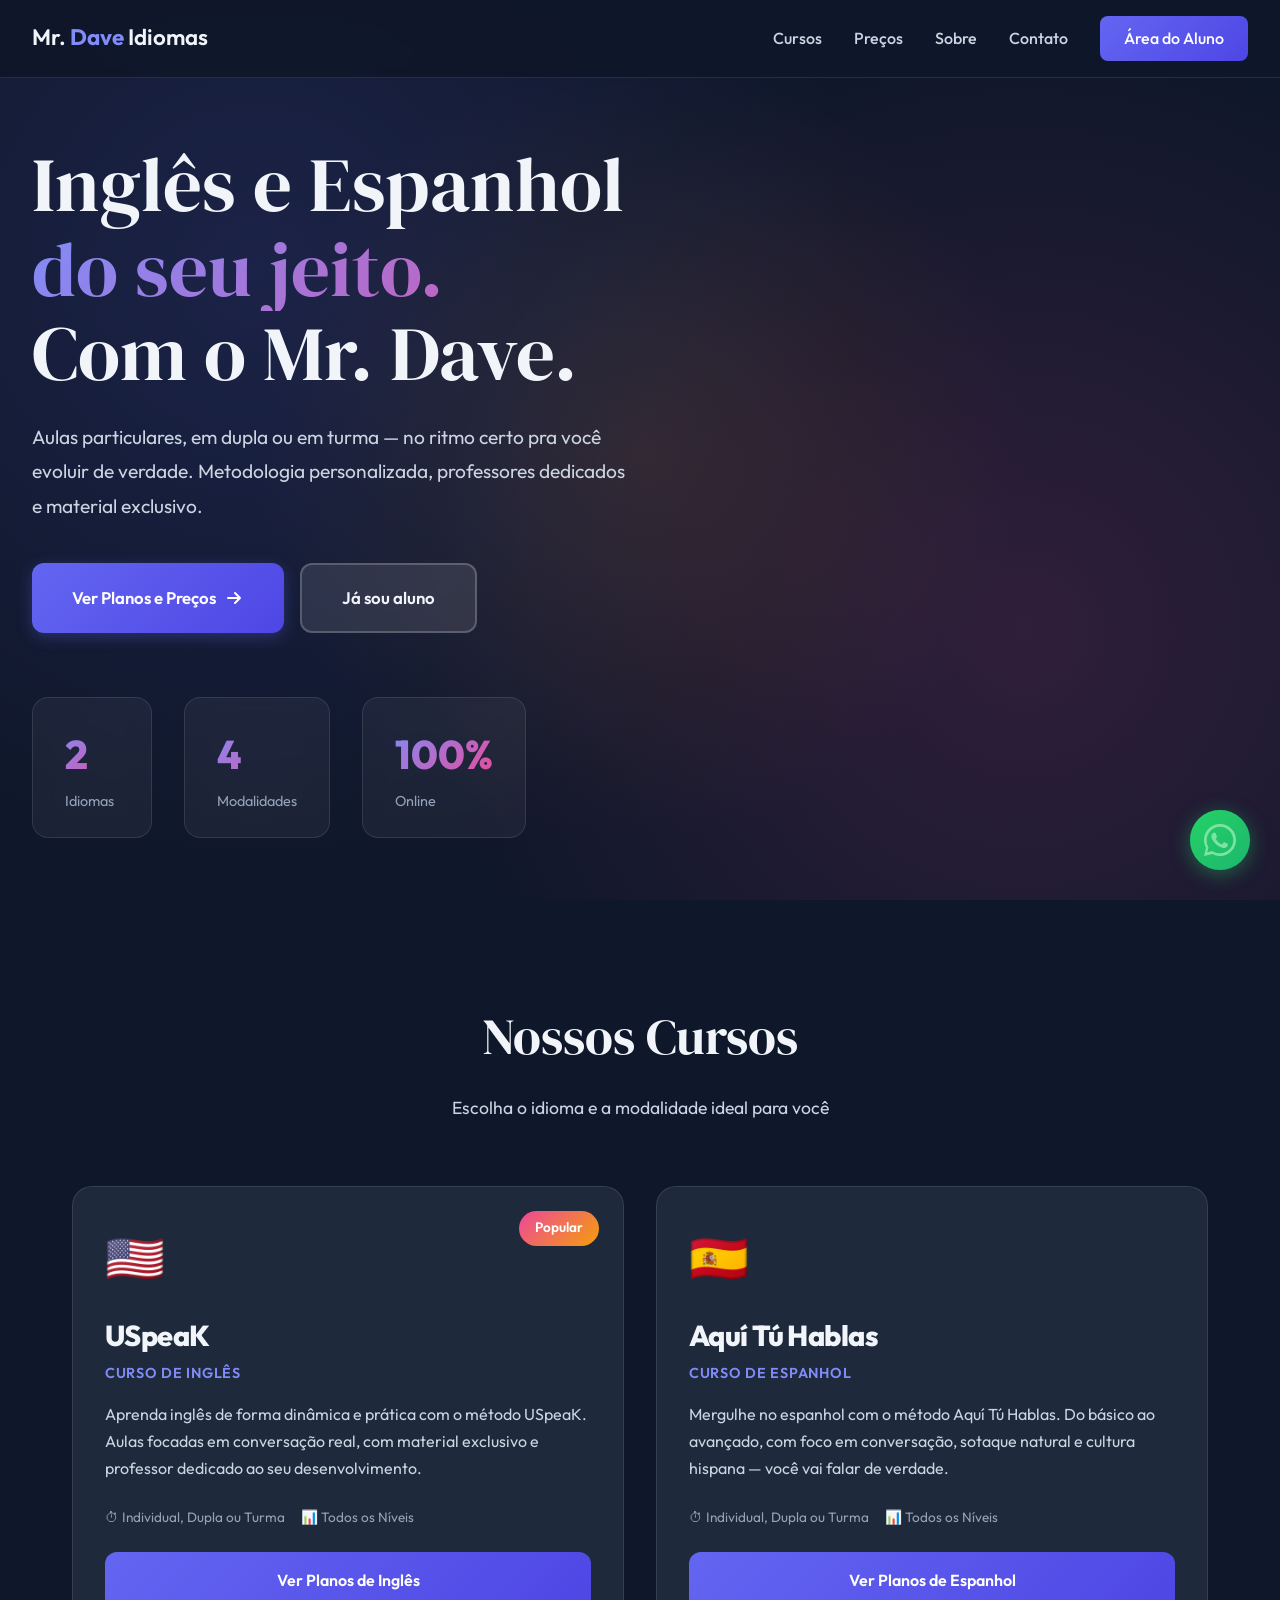
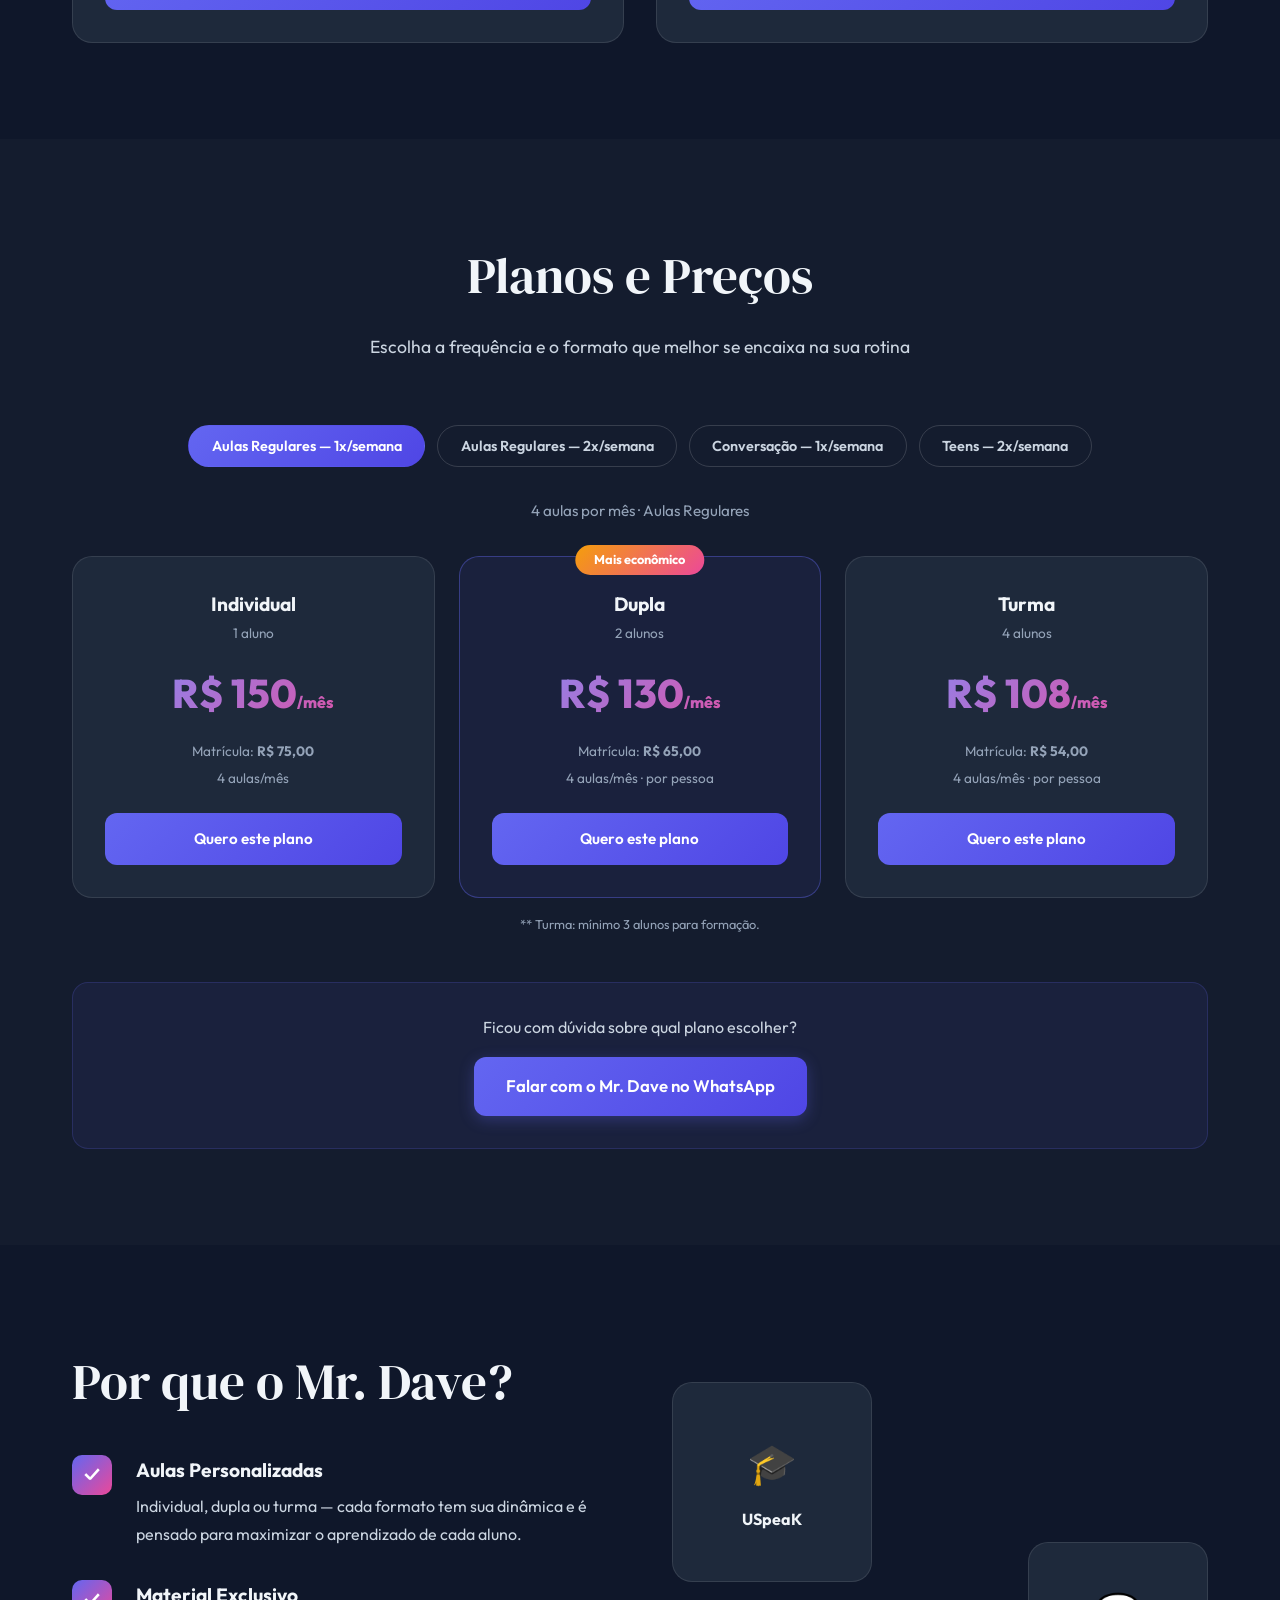
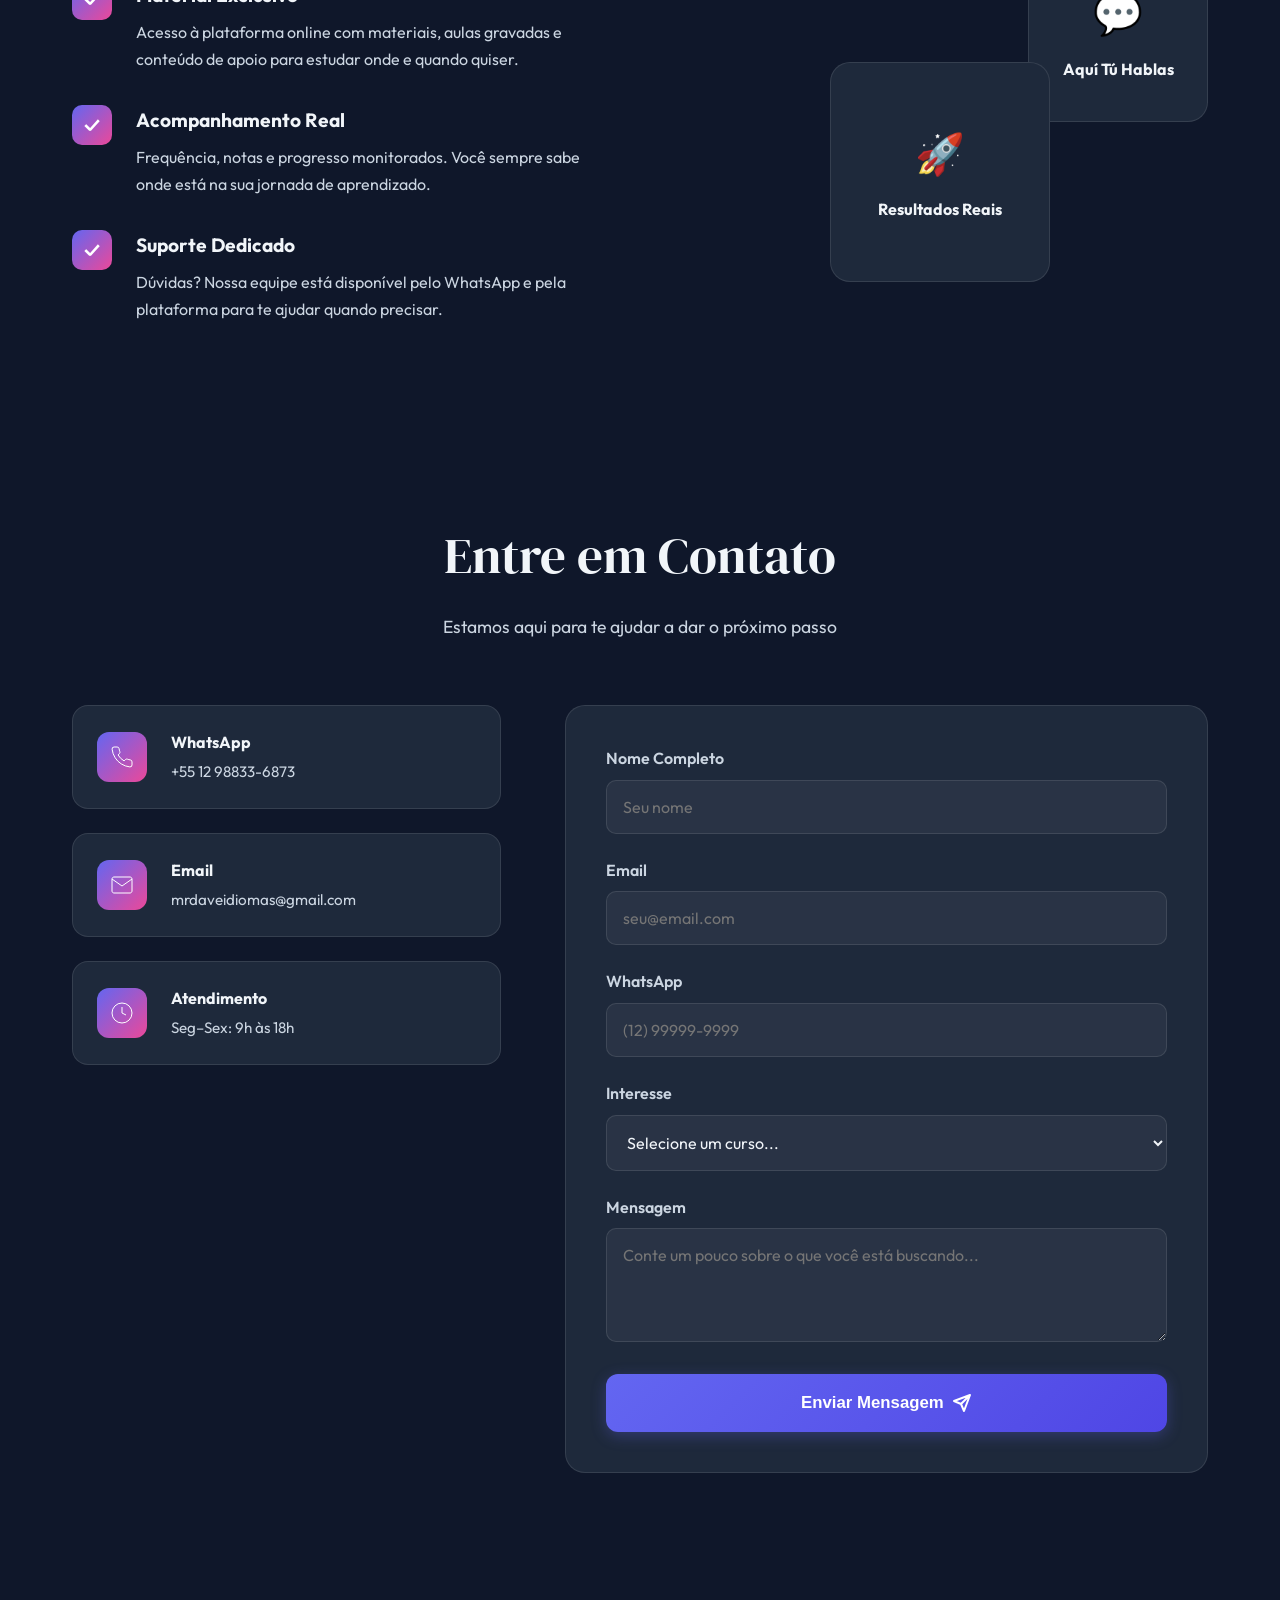
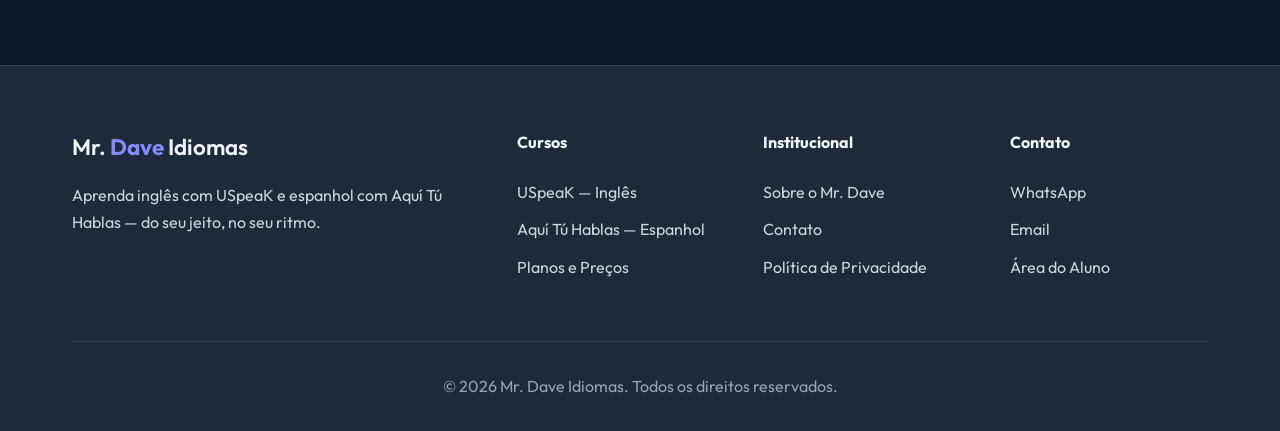
<file: indexB.html>
<!DOCTYPE html>
<html lang="pt-BR">
<head>
    <meta charset="UTF-8">
    <meta name="viewport" content="width=device-width, initial-scale=1.0">
    <title>Mr. Dave Idiomas - Inglês e Espanhol Online</title>
    <!-- WP: Substituir por wp_head() e enqueue_scripts -->
    <link rel="stylesheet" href="styles.css">
    <link rel="preconnect" href="https://fonts.googleapis.com">
    <link rel="preconnect" href="https://fonts.gstatic.com" crossorigin>
    <link href="https://fonts.googleapis.com/css2?family=Outfit:wght@300;400;600;700;800&family=DM+Serif+Display&display=swap" rel="stylesheet">
</head>
<body>

    <!-- Botão WhatsApp Flutuante -->
    <a href="https://wa.me/5512988336873?text=Olá!%20Quero%20saber%20mais%20sobre%20os%20cursos%20do%20Mr.%20Dave%20Idiomas" class="whatsapp-float" target="_blank" aria-label="Contato WhatsApp">
        <svg viewBox="0 0 32 32" fill="currentColor">
            <path d="M16 0C7.164 0 0 7.163 0 16c0 2.816.736 5.464 2.025 7.76L0 32l8.448-2.016A15.923 15.923 0 0016 32c8.837 0 16-7.163 16-16S24.837 0 16 0zm0 29.333c-2.547 0-4.96-.707-7.04-1.92l-.507-.293-5.227 1.253 1.28-4.96-.32-.533A13.28 13.28 0 012.667 16c0-7.36 5.973-13.333 13.333-13.333S29.333 8.64 29.333 16 23.36 29.333 16 29.333zm7.307-9.653c-.4-.2-2.373-1.173-2.747-1.307-.373-.133-.64-.2-.907.2-.267.4-1.04 1.307-1.28 1.573-.24.267-.48.293-.88.093-.4-.2-1.693-.627-3.227-2-.12-.107-2.293-2.587-2.533-2.987-.24-.4-.027-.613.173-.813.187-.187.4-.48.6-.72.2-.24.267-.4.4-.667.133-.267.067-.493-.033-.693-.1-.2-.907-2.187-1.24-2.987-.32-.773-.653-.667-.907-.68-.24-.013-.507-.013-.773-.013-.267 0-.693.1-1.067.493-.373.4-1.427 1.4-1.427 3.413s1.467 3.96 1.667 4.227c.2.267 2.827 4.32 6.853 6.053.96.413 1.707.667 2.293.853.96.307 1.84.267 2.533.16.773-.12 2.373-.973 2.707-1.907.333-.933.333-1.733.24-1.907-.093-.173-.36-.28-.76-.48z"/>
        </svg>
        <span class="whatsapp-pulse"></span>
    </a>

    <!-- Header -->
    <header class="header">
        <nav class="nav-container">
            <div class="logo">
                <span class="logo-text">Mr. <strong>Dave</strong> Idiomas</span>
            </div>
            <div class="nav-links">
                <a href="#cursos">Cursos</a>
                <a href="#precos">Preços</a>
                <a href="#sobre">Sobre</a>
                <a href="#contato">Contato</a>
                <a href="area-aluno.html" class="btn-login">Área do Aluno</a>
            </div>
            <button class="mobile-menu-btn" id="mobileMenuBtn">
                <span></span><span></span><span></span>
            </button>
        </nav>
    </header>

    <!-- Hero Section -->
    <section class="hero">
        <div class="hero-bg"></div>
        <div class="hero-content">
            <div class="hero-text">
                <h1 class="hero-title">
                    <span class="title-line">Inglês e Espanhol</span>
                    <span class="title-line title-highlight">do seu jeito.</span>
                    <span class="title-line">Com o Mr. Dave.</span>
                </h1>
                <p class="hero-subtitle">Aulas particulares, em dupla ou em turma — no ritmo certo pra você evoluir de verdade. Metodologia personalizada, professores dedicados e material exclusivo.</p>
                <div class="hero-cta">
                    <a href="#precos" class="btn-primary btn-large">
                        <span>Ver Planos e Preços</span>
                        <svg width="20" height="20" viewBox="0 0 20 20" fill="none">
                            <path d="M4 10h12m0 0l-5-5m5 5l-5 5" stroke="currentColor" stroke-width="2" stroke-linecap="round" stroke-linejoin="round"/>
                        </svg>
                    </a>
                    <a href="area-aluno.html" class="btn-secondary btn-large">Já sou aluno</a>
                </div>
            </div>
            <div class="hero-stats">
                <div class="stat-card">
                    <div class="stat-number">2</div>
                    <div class="stat-label">Idiomas</div>
                </div>
                <div class="stat-card">
                    <div class="stat-number">4</div>
                    <div class="stat-label">Modalidades</div>
                </div>
                <div class="stat-card">
                    <div class="stat-number">100%</div>
                    <div class="stat-label">Online</div>
                </div>
            </div>
        </div>
    </section>

    <!-- Cursos Section -->
    <section class="cursos-section" id="cursos">
        <div class="container">
            <div class="section-header">
                <h2 class="section-title">Nossos Cursos</h2>
                <p class="section-subtitle">Escolha o idioma e a modalidade ideal para você</p>
            </div>
            <div class="cursos-grid cursos-grid-2">

                <!-- Curso Inglês -->
                <div class="curso-card curso-card-featured">
                    <div class="curso-badge">Popular</div>
                    <div class="curso-icon">🇺🇸</div>
                    <h3 class="curso-title">USpeaK</h3>
                    <p class="curso-subtitle-tag">Curso de Inglês</p>
                    <p class="curso-description">Aprenda inglês de forma dinâmica e prática com o método USpeaK. Aulas focadas em conversação real, com material exclusivo e professor dedicado ao seu desenvolvimento.</p>
                    <div class="curso-info">
                        <span class="curso-duration">⏱ Individual, Dupla ou Turma</span>
                        <span class="curso-level">📊 Todos os Níveis</span>
                    </div>
                    <a href="#precos" class="btn-curso">Ver Planos de Inglês</a>
                </div>

                <!-- Curso Espanhol -->
                <div class="curso-card curso-card-featured">
                    <div class="curso-icon">🇪🇸</div>
                    <h3 class="curso-title">Aquí Tú Hablas</h3>
                    <p class="curso-subtitle-tag">Curso de Espanhol</p>
                    <p class="curso-description">Mergulhe no espanhol com o método Aquí Tú Hablas. Do básico ao avançado, com foco em conversação, sotaque natural e cultura hispana — você vai falar de verdade.</p>
                    <div class="curso-info">
                        <span class="curso-duration">⏱ Individual, Dupla ou Turma</span>
                        <span class="curso-level">📊 Todos os Níveis</span>
                    </div>
                    <a href="#precos" class="btn-curso">Ver Planos de Espanhol</a>
                </div>

            </div>
        </div>
    </section>

    <!-- Preços Section -->
    <section class="precos-section" id="precos">
        <div class="container">
            <div class="section-header">
                <h2 class="section-title">Planos e Preços</h2>
                <p class="section-subtitle">Escolha a frequência e o formato que melhor se encaixa na sua rotina</p>
            </div>

            <!-- Tabs de modalidade -->
            <div class="preco-tabs">
                <button class="preco-tab active" data-tab="reg1x">Aulas Regulares — 1x/semana</button>
                <button class="preco-tab" data-tab="reg2x">Aulas Regulares — 2x/semana</button>
                <button class="preco-tab" data-tab="conv">Conversação — 1x/semana</button>
                <button class="preco-tab" data-tab="teens">Teens — 2x/semana</button>
            </div>

            <!-- REG 1x semana -->
            <div class="preco-content active" id="tab-reg1x">
                <p class="preco-desc">4 aulas por mês · Aulas Regulares</p>
                <div class="preco-grid">
                    <div class="preco-card">
                        <div class="preco-tipo">Individual</div>
                        <div class="preco-alunos">1 aluno</div>
                        <div class="preco-valor">R$ 150<span>/mês</span></div>
                        <div class="preco-detalhe">
                            <span>Matrícula: <strong>R$ 75,00</strong></span>
                            <span>4 aulas/mês</span>
                        </div>
                        <a href="https://wa.me/5512988336873?text=Olá!%20Tenho%20interesse%20no%20plano%20Individual%20Regular%201x%20semana" class="btn-preco" target="_blank">Quero este plano</a>
                    </div>
                    <div class="preco-card preco-card-destaque">
                        <div class="preco-badge-popular">Mais econômico</div>
                        <div class="preco-tipo">Dupla</div>
                        <div class="preco-alunos">2 alunos</div>
                        <div class="preco-valor">R$ 130<span>/mês</span></div>
                        <div class="preco-detalhe">
                            <span>Matrícula: <strong>R$ 65,00</strong></span>
                            <span>4 aulas/mês · por pessoa</span>
                        </div>
                        <a href="https://wa.me/5512988336873?text=Olá!%20Tenho%20interesse%20no%20plano%20Dupla%20Regular%201x%20semana" class="btn-preco" target="_blank">Quero este plano</a>
                    </div>
                    <div class="preco-card">
                        <div class="preco-tipo">Turma</div>
                        <div class="preco-alunos">4 alunos</div>
                        <div class="preco-valor">R$ 108<span>/mês</span></div>
                        <div class="preco-detalhe">
                            <span>Matrícula: <strong>R$ 54,00</strong></span>
                            <span>4 aulas/mês · por pessoa</span>
                        </div>
                        <a href="https://wa.me/5512988336873?text=Olá!%20Tenho%20interesse%20no%20plano%20Turma%20Regular%201x%20semana" class="btn-preco" target="_blank">Quero este plano</a>
                    </div>
                </div>
                <p class="preco-obs">** Turma: mínimo 3 alunos para formação.</p>
            </div>

            <!-- REG 2x semana -->
            <div class="preco-content" id="tab-reg2x">
                <p class="preco-desc">8 aulas por mês · Aulas Regulares</p>
                <div class="preco-grid">
                    <div class="preco-card">
                        <div class="preco-tipo">Individual</div>
                        <div class="preco-alunos">1 aluno</div>
                        <div class="preco-valor">R$ 229<span>,99/mês</span></div>
                        <div class="preco-detalhe">
                            <span>Matrícula: <strong>R$ 50,00</strong></span>
                            <span>8 aulas/mês</span>
                        </div>
                        <a href="https://wa.me/5512988336873?text=Olá!%20Tenho%20interesse%20no%20plano%20Individual%20Regular%202x%20semana" class="btn-preco" target="_blank">Quero este plano</a>
                    </div>
                    <div class="preco-card preco-card-destaque">
                        <div class="preco-badge-popular">Mais econômico</div>
                        <div class="preco-tipo">Dupla</div>
                        <div class="preco-alunos">2 alunos</div>
                        <div class="preco-valor">R$ 159<span>,99/mês</span></div>
                        <div class="preco-detalhe">
                            <span>Matrícula: <strong>R$ 50,00</strong></span>
                            <span>8 aulas/mês · por pessoa</span>
                        </div>
                        <a href="https://wa.me/5512988336873?text=Olá!%20Tenho%20interesse%20no%20plano%20Dupla%20Regular%202x%20semana" class="btn-preco" target="_blank">Quero este plano</a>
                    </div>
                    <div class="preco-card">
                        <div class="preco-tipo">Turma</div>
                        <div class="preco-alunos">3 ou 4 alunos</div>
                        <div class="preco-valor">R$ 119<span>,99/mês</span></div>
                        <div class="preco-detalhe">
                            <span>Matrícula: <strong>R$ 50,00</strong></span>
                            <span>8 aulas/mês · por pessoa</span>
                        </div>
                        <a href="https://wa.me/5512988336873?text=Olá!%20Tenho%20interesse%20no%20plano%20Turma%20Regular%202x%20semana" class="btn-preco" target="_blank">Quero este plano</a>
                    </div>
                </div>
                <p class="preco-obs">** Turma: mínimo 3 alunos para formação.</p>
            </div>

            <!-- CONV 1x semana -->
            <div class="preco-content" id="tab-conv">
                <p class="preco-desc">4 aulas por mês · Aulas de Conversação</p>
                <div class="preco-grid">
                    <div class="preco-card">
                        <div class="preco-tipo">Individual</div>
                        <div class="preco-alunos">1 aluno</div>
                        <div class="preco-valor">R$ 150<span>/mês</span></div>
                        <div class="preco-detalhe">
                            <span>Sem taxa de matrícula</span>
                            <span>4 aulas/mês</span>
                        </div>
                        <a href="https://wa.me/5512988336873?text=Olá!%20Tenho%20interesse%20no%20plano%20Individual%20Conversação" class="btn-preco" target="_blank">Quero este plano</a>
                    </div>
                    <div class="preco-card preco-card-destaque">
                        <div class="preco-badge-popular">Mais econômico</div>
                        <div class="preco-tipo">Dupla</div>
                        <div class="preco-alunos">2 alunos</div>
                        <div class="preco-valor">R$ 125<span>/mês</span></div>
                        <div class="preco-detalhe">
                            <span>Sem taxa de matrícula</span>
                            <span>4 aulas/mês · por pessoa</span>
                        </div>
                        <a href="https://wa.me/5512988336873?text=Olá!%20Tenho%20interesse%20no%20plano%20Dupla%20Conversação" class="btn-preco" target="_blank">Quero este plano</a>
                    </div>
                    <div class="preco-card">
                        <div class="preco-tipo">Turma</div>
                        <div class="preco-alunos">4 alunos</div>
                        <div class="preco-valor">R$ 110<span>/mês</span></div>
                        <div class="preco-detalhe">
                            <span>Sem taxa de matrícula</span>
                            <span>4 aulas/mês · por pessoa</span>
                        </div>
                        <a href="https://wa.me/5512988336873?text=Olá!%20Tenho%20interesse%20no%20plano%20Turma%20Conversação" class="btn-preco" target="_blank">Quero este plano</a>
                    </div>
                </div>
            </div>

            <!-- TEENS 2x semana -->
            <div class="preco-content" id="tab-teens">
                <p class="preco-desc">8 aulas por mês · Para adolescentes</p>
                <div class="preco-grid">
                    <div class="preco-card">
                        <div class="preco-tipo">Individual</div>
                        <div class="preco-alunos">1 aluno</div>
                        <div class="preco-valor">R$ 229<span>,99/mês</span></div>
                        <div class="preco-detalhe">
                            <span>Matrícula: <strong>R$ 50,00</strong></span>
                            <span>8 aulas/mês</span>
                        </div>
                        <a href="https://wa.me/5512988336873?text=Olá!%20Tenho%20interesse%20no%20plano%20Teens%20Individual" class="btn-preco" target="_blank">Quero este plano</a>
                    </div>
                    <div class="preco-card preco-card-destaque">
                        <div class="preco-badge-popular">Mais econômico</div>
                        <div class="preco-tipo">Dupla</div>
                        <div class="preco-alunos">2 alunos</div>
                        <div class="preco-valor">R$ 119<span>,99/mês</span></div>
                        <div class="preco-detalhe">
                            <span>Matrícula: <strong>R$ 50,00</strong></span>
                            <span>8 aulas/mês · por pessoa</span>
                        </div>
                        <a href="https://wa.me/5512988336873?text=Olá!%20Tenho%20interesse%20no%20plano%20Teens%20Dupla" class="btn-preco" target="_blank">Quero este plano</a>
                    </div>
                    <div class="preco-card">
                        <div class="preco-tipo">Turma</div>
                        <div class="preco-alunos">4 alunos</div>
                        <div class="preco-valor">R$ 99<span>,99/mês</span></div>
                        <div class="preco-detalhe">
                            <span>Matrícula: <strong>R$ 50,00</strong></span>
                            <span>8 aulas/mês · por pessoa</span>
                        </div>
                        <a href="https://wa.me/5512988336873?text=Olá!%20Tenho%20interesse%20no%20plano%20Teens%20Turma" class="btn-preco" target="_blank">Quero este plano</a>
                    </div>
                </div>
            </div>

            <div class="preco-cta-box">
                <p>Ficou com dúvida sobre qual plano escolher?</p>
                <a href="https://wa.me/5512988336873?text=Olá!%20Preciso%20de%20ajuda%20para%20escolher%20um%20plano" class="btn-primary" target="_blank">Falar com o Mr. Dave no WhatsApp</a>
            </div>

        </div>
    </section>

    <!-- Sobre Section -->
    <section class="sobre-section" id="sobre">
        <div class="container">
            <div class="sobre-content">
                <div class="sobre-text">
                    <h2 class="section-title">Por que o Mr. Dave?</h2>
                    <div class="feature-list">
                        <div class="feature-item">
                            <div class="feature-icon">✓</div>
                            <div class="feature-content">
                                <h3>Aulas Personalizadas</h3>
                                <p>Individual, dupla ou turma — cada formato tem sua dinâmica e é pensado para maximizar o aprendizado de cada aluno.</p>
                            </div>
                        </div>
                        <div class="feature-item">
                            <div class="feature-icon">✓</div>
                            <div class="feature-content">
                                <h3>Material Exclusivo</h3>
                                <p>Acesso à plataforma online com materiais, aulas gravadas e conteúdo de apoio para estudar onde e quando quiser.</p>
                            </div>
                        </div>
                        <div class="feature-item">
                            <div class="feature-icon">✓</div>
                            <div class="feature-content">
                                <h3>Acompanhamento Real</h3>
                                <p>Frequência, notas e progresso monitorados. Você sempre sabe onde está na sua jornada de aprendizado.</p>
                            </div>
                        </div>
                        <div class="feature-item">
                            <div class="feature-icon">✓</div>
                            <div class="feature-content">
                                <h3>Suporte Dedicado</h3>
                                <p>Dúvidas? Nossa equipe está disponível pelo WhatsApp e pela plataforma para te ajudar quando precisar.</p>
                            </div>
                        </div>
                    </div>
                </div>
                <div class="sobre-visual">
                    <div class="visual-card card-1">
                        <div class="visual-icon">🎓</div>
                        <div class="visual-text">USpeaK</div>
                    </div>
                    <div class="visual-card card-2">
                        <div class="visual-icon">💬</div>
                        <div class="visual-text">Aquí Tú Hablas</div>
                    </div>
                    <div class="visual-card card-3">
                        <div class="visual-icon">🚀</div>
                        <div class="visual-text">Resultados Reais</div>
                    </div>
                </div>
            </div>
        </div>
    </section>

    <!-- Contato Section -->
    <section class="contato-section" id="contato">
        <div class="container">
            <div class="section-header">
                <h2 class="section-title">Entre em Contato</h2>
                <p class="section-subtitle">Estamos aqui para te ajudar a dar o próximo passo</p>
            </div>
            <div class="contato-content">
                <div class="contato-info">
                    <a href="https://wa.me/5512988336873" class="info-card" target="_blank">
                        <div class="info-icon">
                            <svg width="24" height="24" viewBox="0 0 24 24" fill="none" stroke="currentColor">
                                <path d="M22 16.92v3a2 2 0 01-2.18 2 19.79 19.79 0 01-8.63-3.07 19.5 19.5 0 01-6-6 19.79 19.79 0 01-3.07-8.67A2 2 0 014.11 2h3a2 2 0 012 1.72 12.84 12.84 0 00.7 2.81 2 2 0 01-.45 2.11L8.09 9.91a16 16 0 006 6l1.27-1.27a2 2 0 012.11-.45 12.84 12.84 0 002.81.7A2 2 0 0122 16.92z"/>
                            </svg>
                        </div>
                        <div class="info-text">
                            <h3>WhatsApp</h3>
                            <p>+55 12 98833-6873</p>
                        </div>
                    </a>
                    <a href="mailto:mrdaveidiomas@gmail.com" class="info-card">
                        <div class="info-icon">
                            <svg width="24" height="24" viewBox="0 0 24 24" fill="none" stroke="currentColor">
                                <path d="M4 4h16c1.1 0 2 .9 2 2v12c0 1.1-.9 2-2 2H4c-1.1 0-2-.9-2-2V6c0-1.1.9-2 2-2z"/>
                                <path d="M22 6l-10 7L2 6"/>
                            </svg>
                        </div>
                        <div class="info-text">
                            <h3>Email</h3>
                            <p>mrdaveidiomas@gmail.com</p>
                        </div>
                    </a>
                    <div class="info-card">
                        <div class="info-icon">
                            <svg width="24" height="24" viewBox="0 0 24 24" fill="none" stroke="currentColor">
                                <circle cx="12" cy="12" r="10"/><path d="M12 6v6l4 2"/>
                            </svg>
                        </div>
                        <div class="info-text">
                            <h3>Atendimento</h3>
                            <p>Seg–Sex: 9h às 18h</p>
                        </div>
                    </div>
                </div>
                <form class="contato-form" id="contatoForm">
                    <div class="form-group">
                        <label for="nome">Nome Completo</label>
                        <input type="text" id="nome" name="nome" required placeholder="Seu nome">
                    </div>
                    <div class="form-group">
                        <label for="email">Email</label>
                        <input type="email" id="email" name="email" required placeholder="seu@email.com">
                    </div>
                    <div class="form-group">
                        <label for="telefone">WhatsApp</label>
                        <input type="tel" id="telefone" name="telefone" placeholder="(12) 99999-9999">
                    </div>
                    <div class="form-group">
                        <label for="interesse">Interesse</label>
                        <select id="interesse" name="interesse">
                            <option value="">Selecione um curso...</option>
                            <option value="uspeaK">USpeaK — Inglês</option>
                            <option value="aqui">Aquí Tú Hablas — Espanhol</option>
                            <option value="ambos">Ambos os cursos</option>
                        </select>
                    </div>
                    <div class="form-group">
                        <label for="mensagem">Mensagem</label>
                        <textarea id="mensagem" name="mensagem" rows="4" placeholder="Conte um pouco sobre o que você está buscando..."></textarea>
                    </div>
                    <button type="submit" class="btn-primary btn-large btn-full">
                        <span>Enviar Mensagem</span>
                        <svg width="20" height="20" viewBox="0 0 20 20" fill="none">
                            <path d="M18 2L9 11m9-9l-6 16-3-7-7-3 16-6z" stroke="currentColor" stroke-width="2" stroke-linecap="round" stroke-linejoin="round"/>
                        </svg>
                    </button>
                </form>
            </div>
        </div>
    </section>

    <!-- Footer -->
    <footer class="footer">
        <div class="container">
            <div class="footer-content">
                <div class="footer-col">
                    <div class="logo" style="margin-bottom:1rem">
                        <span class="logo-text">Mr. <strong>Dave</strong> Idiomas</span>
                    </div>
                    <p class="footer-text">Aprenda inglês com USpeaK e espanhol com Aquí Tú Hablas — do seu jeito, no seu ritmo.</p>
                </div>
                <div class="footer-col">
                    <h4>Cursos</h4>
                    <ul>
                        <li><a href="#cursos">USpeaK — Inglês</a></li>
                        <li><a href="#cursos">Aquí Tú Hablas — Espanhol</a></li>
                        <li><a href="#precos">Planos e Preços</a></li>
                    </ul>
                </div>
                <div class="footer-col">
                    <h4>Institucional</h4>
                    <ul>
                        <li><a href="#sobre">Sobre o Mr. Dave</a></li>
                        <li><a href="#contato">Contato</a></li>
                        <li><a href="#">Política de Privacidade</a></li>
                    </ul>
                </div>
                <div class="footer-col">
                    <h4>Contato</h4>
                    <ul>
                        <li><a href="https://wa.me/5512988336873" target="_blank">WhatsApp</a></li>
                        <li><a href="mailto:mrdaveidiomas@gmail.com">Email</a></li>
                        <li><a href="area-aluno.html">Área do Aluno</a></li>
                    </ul>
                </div>
            </div>
            <div class="footer-bottom">
                <p>&copy; 2026 Mr. Dave Idiomas. Todos os direitos reservados.</p>
            </div>
        </div>
    </footer>

    <!-- WP: Substituir por wp_footer() -->
    <script src="script.js"></script>
</body>
</html>
</file>
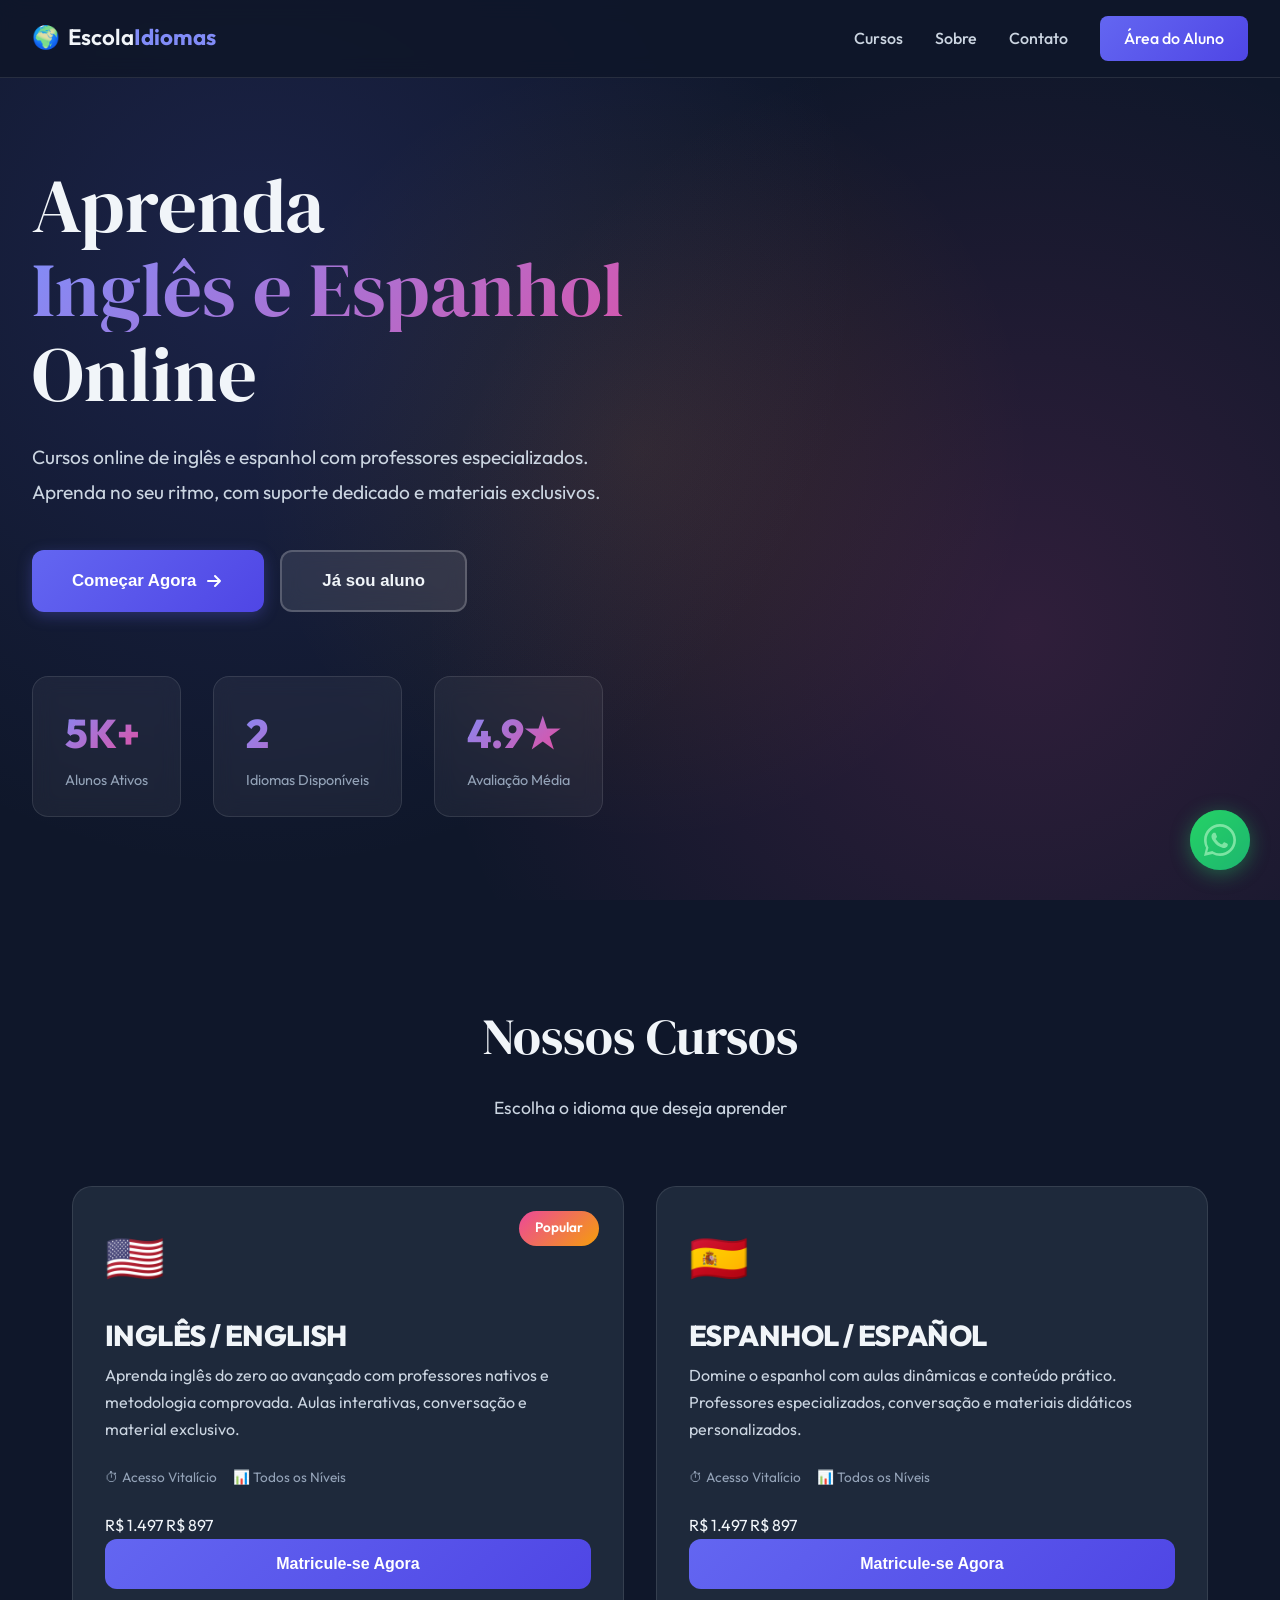
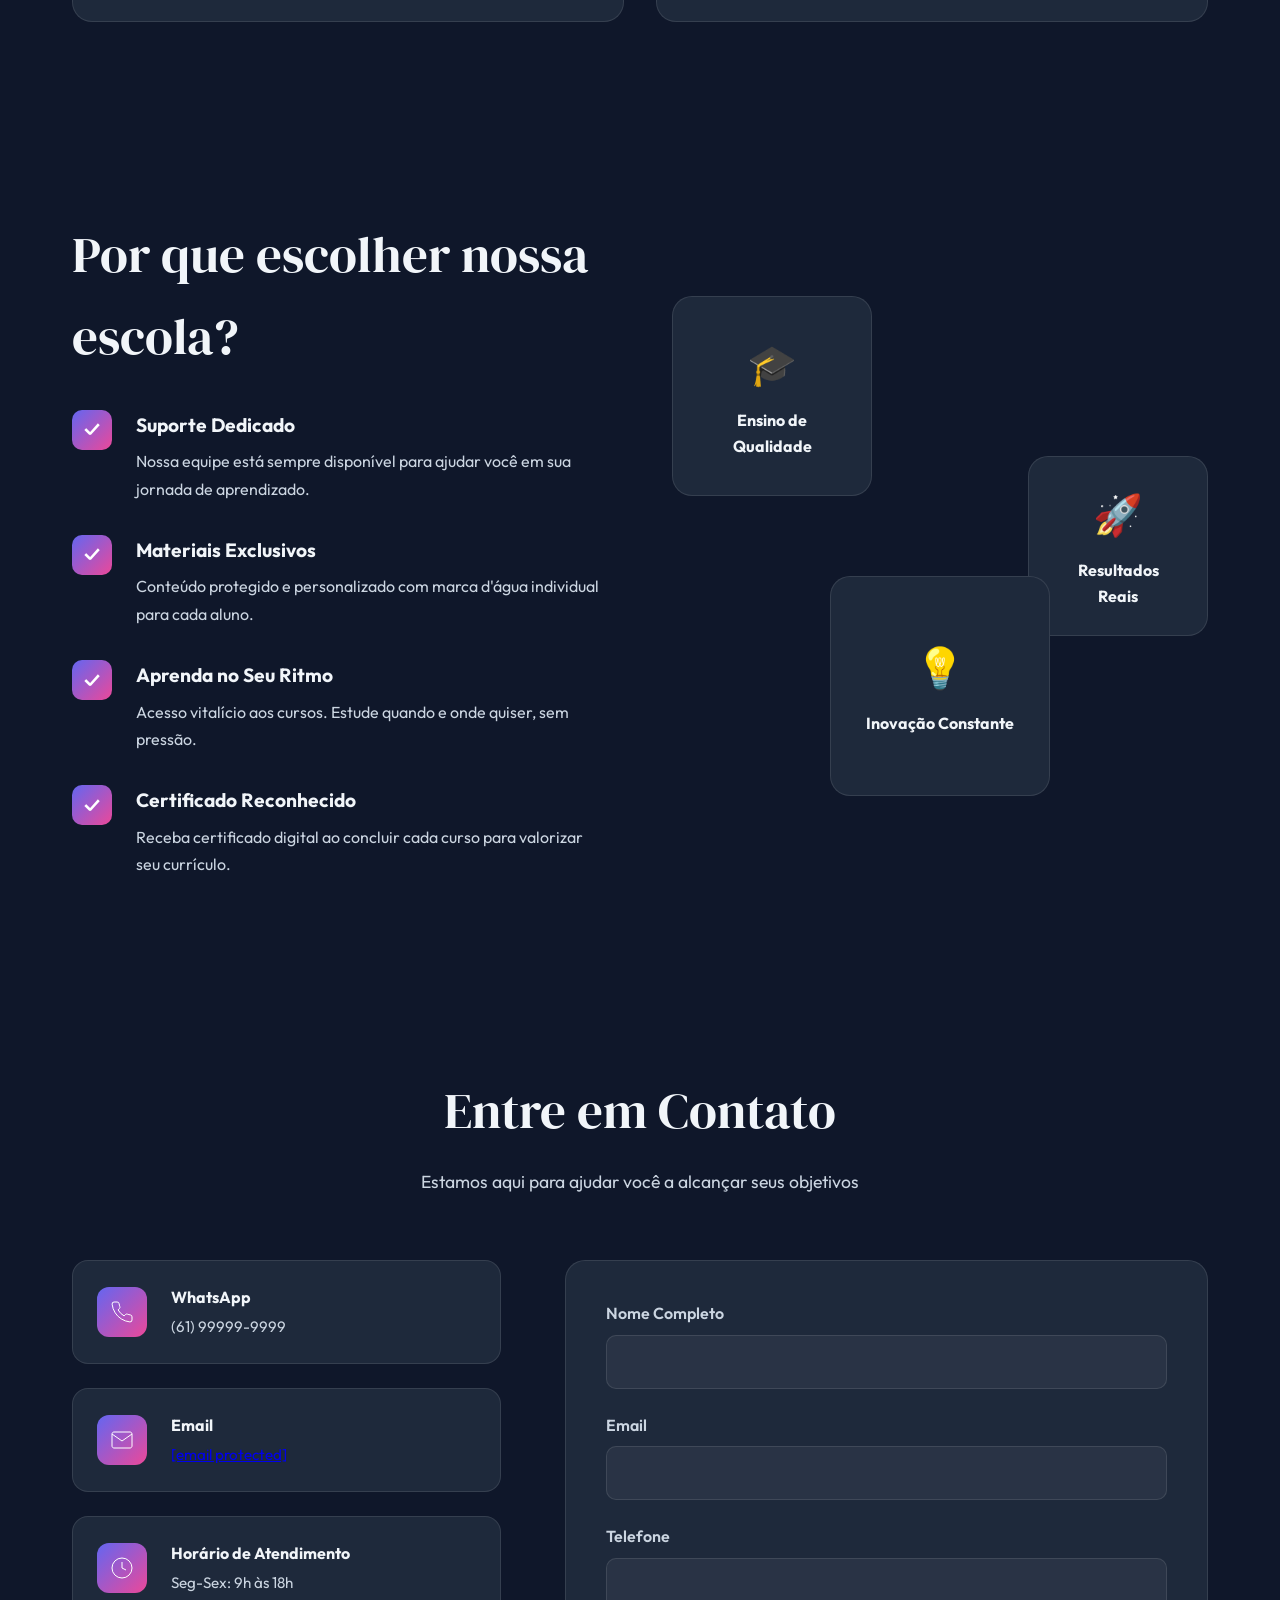
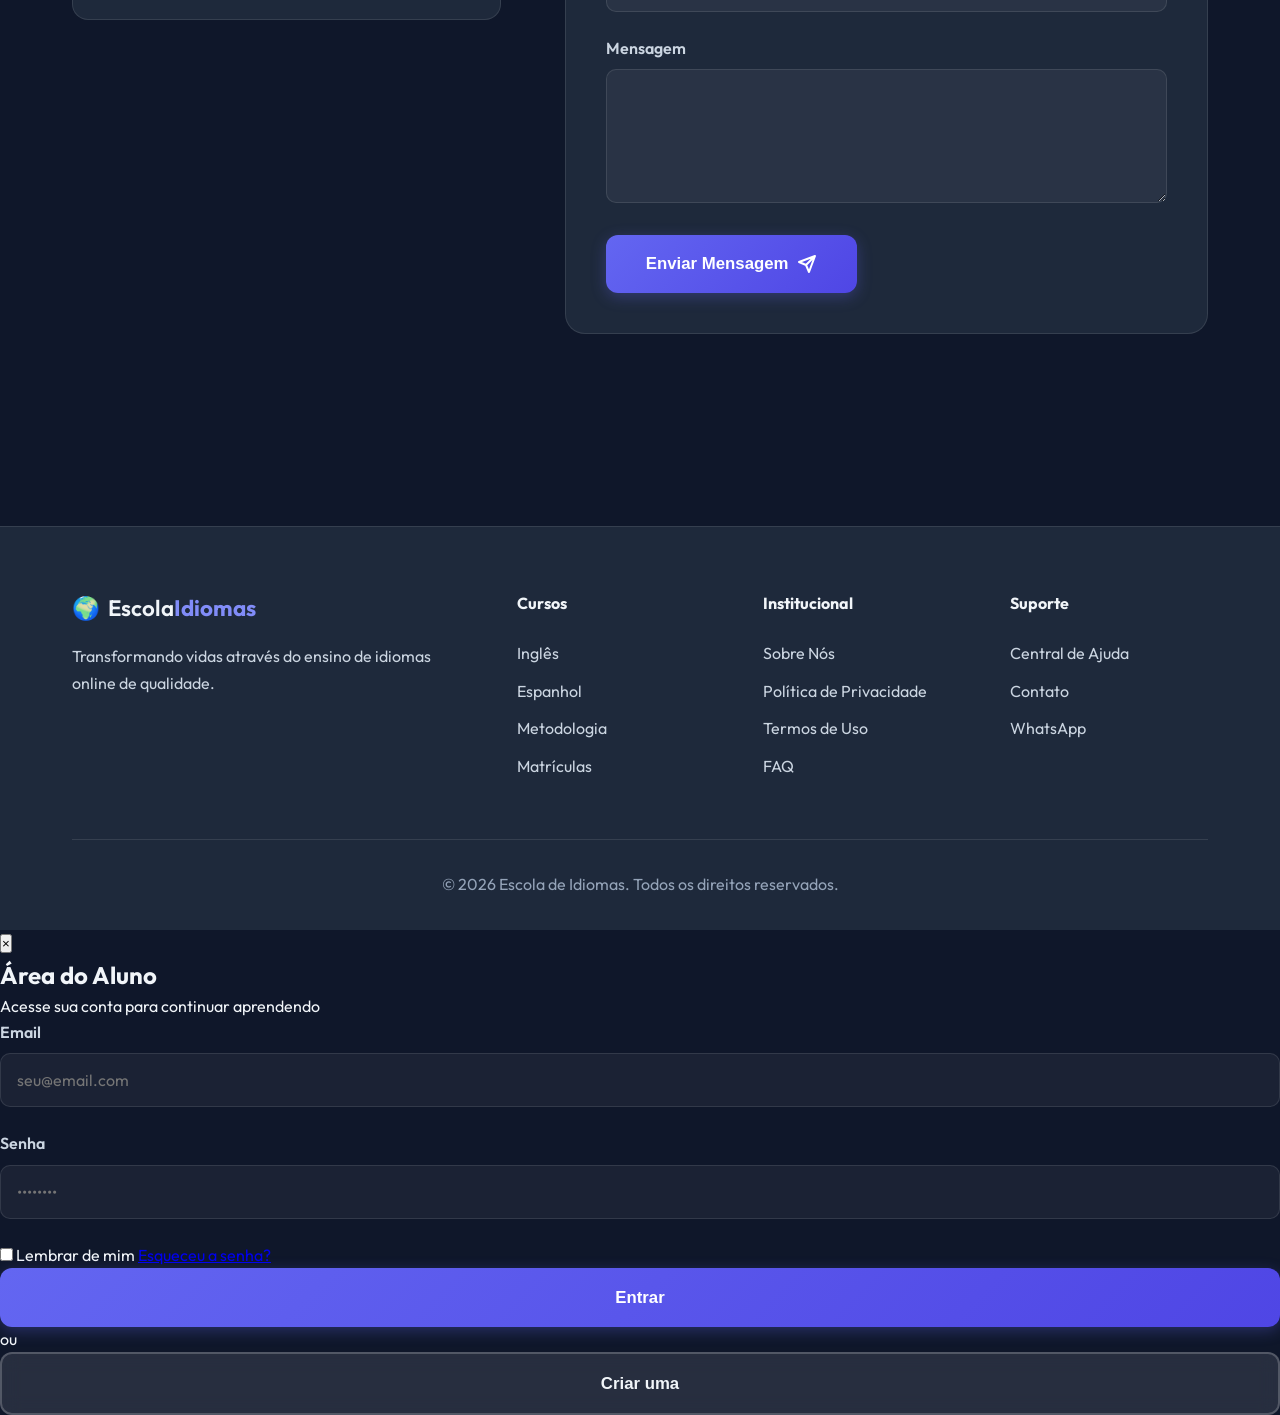
<file: indexBASE.html>
<!DOCTYPE html>
<html lang="pt-BR">
<head>
    <meta charset="UTF-8">
    <meta name="viewport" content="width=device-width, initial-scale=1.0">
    <title>Escola de Idiomas - Aprenda Inglês e Espanhol Online</title>
    <link rel="stylesheet" href="styles.css">
    <link rel="preconnect" href="https://fonts.googleapis.com">
    <link rel="preconnect" href="https://fonts.gstatic.com" crossorigin>
    <link href="https://fonts.googleapis.com/css2?family=Outfit:wght@300;400;600;700;800&family=DM+Serif+Display&display=swap" rel="stylesheet">
</head>
<body>
    <!-- Botão WhatsApp Flutuante -->
    <a href="https://wa.me/5561999999999?text=Olá!%20Preciso%20de%20ajuda%20com%20meus%20cursos" class="whatsapp-float" target="_blank" aria-label="Contato WhatsApp">
        <svg viewBox="0 0 32 32" fill="currentColor">
            <path d="M16 0C7.164 0 0 7.163 0 16c0 2.816.736 5.464 2.025 7.76L0 32l8.448-2.016A15.923 15.923 0 0016 32c8.837 0 16-7.163 16-16S24.837 0 16 0zm0 29.333c-2.547 0-4.96-.707-7.04-1.92l-.507-.293-5.227 1.253 1.28-4.96-.32-.533A13.28 13.28 0 012.667 16c0-7.36 5.973-13.333 13.333-13.333S29.333 8.64 29.333 16 23.36 29.333 16 29.333zm7.307-9.653c-.4-.2-2.373-1.173-2.747-1.307-.373-.133-.64-.2-.907.2-.267.4-1.04 1.307-1.28 1.573-.24.267-.48.293-.88.093-.4-.2-1.693-.627-3.227-2-.12-.107-2.293-2.587-2.533-2.987-.24-.4-.027-.613.173-.813.187-.187.4-.48.6-.72.2-.24.267-.4.4-.667.133-.267.067-.493-.033-.693-.1-.2-.907-2.187-1.24-2.987-.32-.773-.653-.667-.907-.68-.24-.013-.507-.013-.773-.013-.267 0-.693.1-1.067.493-.373.4-1.427 1.4-1.427 3.413s1.467 3.96 1.667 4.227c.2.267 2.827 4.32 6.853 6.053.96.413 1.707.667 2.293.853.96.307 1.84.267 2.533.16.773-.12 2.373-.973 2.707-1.907.333-.933.333-1.733.24-1.907-.093-.173-.36-.28-.76-.48z"/>
        </svg>
        <span class="whatsapp-pulse"></span>
    </a>

    <!-- Header -->
    <header class="header">
        <nav class="nav-container">
            <div class="logo">
                <span class="logo-icon">🌍</span>
                <span class="logo-text">Escola<strong>Idiomas</strong></span>
            </div>
            <div class="nav-links">
                <a href="#cursos">Cursos</a>
                <a href="#sobre">Sobre</a>
                <a href="#contato">Contato</a>
                <a href="#" class="btn-login" id="loginBtn">Área do Aluno</a>
            </div>
            <button class="mobile-menu-btn" id="mobileMenuBtn">
                <span></span>
                <span></span>
                <span></span>
            </button>
        </nav>
    </header>

    <!-- Hero Section -->
    <section class="hero">
        <div class="hero-bg"></div>
        <div class="hero-content">
            <div class="hero-text">
                <h1 class="hero-title">
                    <span class="title-line">Aprenda</span>
                    <span class="title-line title-highlight">Inglês e Espanhol</span>
                    <span class="title-line">Online</span>
                </h1>
                <p class="hero-subtitle">Cursos online de inglês e espanhol com professores especializados. Aprenda no seu ritmo, com suporte dedicado e materiais exclusivos.</p>
                <div class="hero-cta">
                    <button class="btn-primary btn-large" id="matriculaBtn">
                        <span>Começar Agora</span>
                        <svg width="20" height="20" viewBox="0 0 20 20" fill="none">
                            <path d="M4 10h12m0 0l-5-5m5 5l-5 5" stroke="currentColor" stroke-width="2" stroke-linecap="round" stroke-linejoin="round"/>
                        </svg>
                    </button>
                    <button class="btn-secondary btn-large" id="alunoBtn">Já sou aluno</button>
                </div>
            </div>
            <div class="hero-stats">
                <div class="stat-card">
                    <div class="stat-number">5K+</div>
                    <div class="stat-label">Alunos Ativos</div>
                </div>
                <div class="stat-card">
                    <div class="stat-number">2</div>
                    <div class="stat-label">Idiomas Disponíveis</div>
                </div>
                <div class="stat-card">
                    <div class="stat-number">4.9★</div>
                    <div class="stat-label">Avaliação Média</div>
                </div>
            </div>
        </div>
    </section>

    <!-- Cursos Section -->
    <section class="cursos-section" id="cursos">
        <div class="container">
            <div class="section-header">
                <h2 class="section-title">Nossos Cursos</h2>
                <p class="section-subtitle">Escolha o idioma que deseja aprender</p>
            </div>
            
            <div class="cursos-grid cursos-grid-2">
                <!-- Curso Inglês -->
                <div class="curso-card curso-card-featured">
                    <div class="curso-badge">Popular</div>
                    <div class="curso-icon">🇺🇸</div>
                    <h3 class="curso-title">INGLÊS / ENGLISH</h3>
                    <p class="curso-description">Aprenda inglês do zero ao avançado com professores nativos e metodologia comprovada. Aulas interativas, conversação e material exclusivo.</p>
                    <div class="curso-info">
                        <span class="curso-duration">⏱ Acesso Vitalício</span>
                        <span class="curso-level">📊 Todos os Níveis</span>
                    </div>
                    <div class="curso-price">
                        <span class="price-old">R$ 1.497</span>
                        <span class="price-current">R$ 897</span>
                    </div>
                    <button class="btn-curso" data-idioma="ingles">Matricule-se Agora</button>
                </div>

                <!-- Curso Espanhol -->
                <div class="curso-card curso-card-featured">
                    <div class="curso-icon">🇪🇸</div>
                    <h3 class="curso-title">ESPANHOL / ESPAÑOL</h3>
                    <p class="curso-description">Domine o espanhol com aulas dinâmicas e conteúdo prático. Professores especializados, conversação e materiais didáticos personalizados.</p>
                    <div class="curso-info">
                        <span class="curso-duration">⏱ Acesso Vitalício</span>
                        <span class="curso-level">📊 Todos os Níveis</span>
                    </div>
                    <div class="curso-price">
                        <span class="price-old">R$ 1.497</span>
                        <span class="price-current">R$ 897</span>
                    </div>
                    <button class="btn-curso" data-idioma="espanhol">Matricule-se Agora</button>
                </div>
            </div>
        </div>
    </section>

    <!-- Sobre Section -->
    <section class="sobre-section" id="sobre">
        <div class="container">
            <div class="sobre-content">
                <div class="sobre-text">
                    <h2 class="section-title">Por que escolher nossa escola?</h2>
                    <div class="feature-list">
                        <div class="feature-item">
                            <div class="feature-icon">✓</div>
                            <div class="feature-content">
                                <h3>Suporte Dedicado</h3>
                                <p>Nossa equipe está sempre disponível para ajudar você em sua jornada de aprendizado.</p>
                            </div>
                        </div>
                        <div class="feature-item">
                            <div class="feature-icon">✓</div>
                            <div class="feature-content">
                                <h3>Materiais Exclusivos</h3>
                                <p>Conteúdo protegido e personalizado com marca d'água individual para cada aluno.</p>
                            </div>
                        </div>
                        <div class="feature-item">
                            <div class="feature-icon">✓</div>
                            <div class="feature-content">
                                <h3>Aprenda no Seu Ritmo</h3>
                                <p>Acesso vitalício aos cursos. Estude quando e onde quiser, sem pressão.</p>
                            </div>
                        </div>
                        <div class="feature-item">
                            <div class="feature-icon">✓</div>
                            <div class="feature-content">
                                <h3>Certificado Reconhecido</h3>
                                <p>Receba certificado digital ao concluir cada curso para valorizar seu currículo.</p>
                            </div>
                        </div>
                    </div>
                </div>
                <div class="sobre-visual">
                    <div class="visual-card card-1">
                        <div class="visual-icon">🎓</div>
                        <div class="visual-text">Ensino de Qualidade</div>
                    </div>
                    <div class="visual-card card-2">
                        <div class="visual-icon">🚀</div>
                        <div class="visual-text">Resultados Reais</div>
                    </div>
                    <div class="visual-card card-3">
                        <div class="visual-icon">💡</div>
                        <div class="visual-text">Inovação Constante</div>
                    </div>
                </div>
            </div>
        </div>
    </section>

    <!-- Contato Section -->
    <section class="contato-section" id="contato">
        <div class="container">
            <div class="section-header">
                <h2 class="section-title">Entre em Contato</h2>
                <p class="section-subtitle">Estamos aqui para ajudar você a alcançar seus objetivos</p>
            </div>
            
            <div class="contato-content">
                <div class="contato-info">
                    <div class="info-card">
                        <div class="info-icon">
                            <svg width="24" height="24" viewBox="0 0 24 24" fill="none" stroke="currentColor">
                                <path d="M22 16.92v3a2 2 0 01-2.18 2 19.79 19.79 0 01-8.63-3.07 19.5 19.5 0 01-6-6 19.79 19.79 0 01-3.07-8.67A2 2 0 014.11 2h3a2 2 0 012 1.72 12.84 12.84 0 00.7 2.81 2 2 0 01-.45 2.11L8.09 9.91a16 16 0 006 6l1.27-1.27a2 2 0 012.11-.45 12.84 12.84 0 002.81.7A2 2 0 0122 16.92z"/>
                            </svg>
                        </div>
                        <div class="info-text">
                            <h3>WhatsApp</h3>
                            <p>(61) 99999-9999</p>
                        </div>
                    </div>
                    
                    <div class="info-card">
                        <div class="info-icon">
                            <svg width="24" height="24" viewBox="0 0 24 24" fill="none" stroke="currentColor">
                                <path d="M4 4h16c1.1 0 2 .9 2 2v12c0 1.1-.9 2-2 2H4c-1.1 0-2-.9-2-2V6c0-1.1.9-2 2-2z"/>
                                <path d="M22 6l-10 7L2 6"/>
                            </svg>
                        </div>
                        <div class="info-text">
                            <h3>Email</h3>
                            <p><a href="/cdn-cgi/l/email-protection" class="__cf_email__" data-cfemail="37545859435643587756545653525a5e56535e505e43565b1954585a195545">[email&#160;protected]</a></p>
                        </div>
                    </div>
                    
                    <div class="info-card">
                        <div class="info-icon">
                            <svg width="24" height="24" viewBox="0 0 24 24" fill="none" stroke="currentColor">
                                <circle cx="12" cy="12" r="10"/>
                                <path d="M12 6v6l4 2"/>
                            </svg>
                        </div>
                        <div class="info-text">
                            <h3>Horário de Atendimento</h3>
                            <p>Seg-Sex: 9h às 18h</p>
                        </div>
                    </div>
                </div>
                
                <form class="contato-form" id="contatoForm">
                    <div class="form-group">
                        <label for="nome">Nome Completo</label>
                        <input type="text" id="nome" name="nome" required>
                    </div>
                    
                    <div class="form-group">
                        <label for="email">Email</label>
                        <input type="email" id="email" name="email" required>
                    </div>
                    
                    <div class="form-group">
                        <label for="telefone">Telefone</label>
                        <input type="tel" id="telefone" name="telefone">
                    </div>
                    
                    <div class="form-group">
                        <label for="mensagem">Mensagem</label>
                        <textarea id="mensagem" name="mensagem" rows="5" required></textarea>
                    </div>
                    
                    <button type="submit" class="btn-primary btn-large">
                        <span>Enviar Mensagem</span>
                        <svg width="20" height="20" viewBox="0 0 20 20" fill="none">
                            <path d="M18 2L9 11m9-9l-6 16-3-7-7-3 16-6z" stroke="currentColor" stroke-width="2" stroke-linecap="round" stroke-linejoin="round"/>
                        </svg>
                    </button>
                </form>
            </div>
        </div>
    </section>

    <!-- Footer -->
    <footer class="footer">
        <div class="container">
            <div class="footer-content">
                <div class="footer-col">
                    <div class="logo">
                        <span class="logo-icon">🌍</span>
                        <span class="logo-text">Escola<strong>Idiomas</strong></span>
                    </div>
                    <p class="footer-text">Transformando vidas através do ensino de idiomas online de qualidade.</p>
                </div>
                
                <div class="footer-col">
                    <h4>Cursos</h4>
                    <ul>
                        <li><a href="#cursos">Inglês</a></li>
                        <li><a href="#cursos">Espanhol</a></li>
                        <li><a href="#sobre">Metodologia</a></li>
                        <li><a href="#contato">Matrículas</a></li>
                    </ul>
                </div>
                
                <div class="footer-col">
                    <h4>Institucional</h4>
                    <ul>
                        <li><a href="#">Sobre Nós</a></li>
                        <li><a href="#">Política de Privacidade</a></li>
                        <li><a href="#">Termos de Uso</a></li>
                        <li><a href="#">FAQ</a></li>
                    </ul>
                </div>
                
                <div class="footer-col">
                    <h4>Suporte</h4>
                    <ul>
                        <li><a href="#">Central de Ajuda</a></li>
                        <li><a href="#">Contato</a></li>
                        <li><a href="#">WhatsApp</a></li>
                    </ul>
                </div>
            </div>
            
            <div class="footer-bottom">
                <p>&copy; 2026 Escola de Idiomas. Todos os direitos reservados.</p>
            </div>
        </div>
    </footer>

    <!-- Modal de Login -->
    <div class="modal" id="loginModal">
        <div class="modal-overlay"></div>
        <div class="modal-content">
            <button class="modal-close" id="closeModal">&times;</button>
            <h2 class="modal-title">Área do Aluno</h2>
            <p class="modal-subtitle">Acesse sua conta para continuar aprendendo</p>
            
            <form class="login-form" id="loginForm">
                <div class="form-group">
                    <label for="loginEmail">Email</label>
                    <input type="email" id="loginEmail" name="email" required placeholder="seu@email.com">
                </div>
                
                <div class="form-group">
                    <label for="loginSenha">Senha</label>
                    <input type="password" id="loginSenha" name="senha" required placeholder="••••••••">
                </div>
                
                <div class="form-options">
                    <label class="checkbox-label">
                        <input type="checkbox" name="lembrar">
                        <span>Lembrar de mim</span>
                    </label>
                    <a href="#" class="link-forgot">Esqueceu a senha?</a>
                </div>
                
                <button type="submit" class="btn-primary btn-large btn-full">
                    <span>Entrar</span>
                </button>
                
                <div class="divider">
                    <span>ou</span>
                </div>
                
                <button type="button" class="btn-secondary btn-large btn-full" id="cadastroBtn">
                    Criar uma
</file>
<file: styles.css>
/* ========================================
   Mr. Dave Idiomas — styles.css
   WP: Registrar via wp_enqueue_style()
   ======================================== */
:root {
    --color-primary: #6366f1;
    --color-primary-dark: #4f46e5;
    --color-primary-light: #818cf8;
    --color-secondary: #f59e0b;
    --color-accent: #ec4899;
    --color-success: #10b981;
    --color-danger: #ef4444;
    --color-warning: #f59e0b;

    --color-bg: #0f172a;
    --color-bg-secondary: #1e293b;
    --color-bg-card: #1e293b;
    --color-text: #f1f5f9;
    --color-text-secondary: #cbd5e1;
    --color-text-muted: #94a3b8;

    --shadow-sm: 0 2px 8px rgba(0,0,0,.1);
    --shadow-md: 0 4px 16px rgba(0,0,0,.15);
    --shadow-lg: 0 10px 40px rgba(0,0,0,.2);
    --shadow-glow: 0 0 30px rgba(99,102,241,.3);

    --transition-fast: .2s ease;
    --transition-base: .3s ease;
}

*, *::before, *::after { margin:0; padding:0; box-sizing:border-box; }
html { scroll-behavior:smooth; }

body {
    font-family:'Outfit', -apple-system, BlinkMacSystemFont, sans-serif;
    background: var(--color-bg);
    color: var(--color-text);
    line-height: 1.6;
    overflow-x: hidden;
}

.container { max-width:1200px; margin:0 auto; padding:0 2rem; }

/* ---- WhatsApp Float ---- */
.whatsapp-float {
    position:fixed; bottom:30px; right:30px;
    width:60px; height:60px;
    background:linear-gradient(135deg,#25d366,#128c7e);
    border-radius:50%; display:flex; align-items:center; justify-content:center;
    color:white; box-shadow:0 4px 20px rgba(37,211,102,.4);
    z-index:9999; transition:transform var(--transition-base),box-shadow var(--transition-base);
    text-decoration:none;
}
.whatsapp-float:hover { transform:scale(1.1) translateY(-3px); box-shadow:0 6px 30px rgba(37,211,102,.6); }
.whatsapp-float svg { width:32px; height:32px; }
.whatsapp-pulse {
    position:absolute; width:100%; height:100%; border-radius:50%;
    background:#25d366; opacity:.6; animation:pulse 2s ease-out infinite;
}
@keyframes pulse {
    0% { transform:scale(1); opacity:.6; }
    100% { transform:scale(1.5); opacity:0; }
}

/* ---- Header ---- */
.header {
    position:fixed; top:0; left:0; width:100%;
    background:rgba(15,23,42,.9); backdrop-filter:blur(10px);
    border-bottom:1px solid rgba(255,255,255,.1);
    z-index:1000; transition:background var(--transition-base);
}
.nav-container {
    max-width:1400px; margin:0 auto; padding:1rem 2rem;
    display:flex; justify-content:space-between; align-items:center;
}
.logo {
    display:flex; align-items:center; gap:.5rem;
    font-size:1.4rem; font-weight:600; color:var(--color-text);
    text-decoration:none;
}
.logo strong { color:var(--color-primary-light); }
.nav-links { display:flex; align-items:center; gap:2rem; }
.nav-links a {
    color:var(--color-text-secondary); text-decoration:none;
    font-weight:500; transition:color var(--transition-fast); position:relative;
}
.nav-links a:not(.btn-login):hover { color:var(--color-primary-light); }
.nav-links a:not(.btn-login)::after {
    content:''; position:absolute; bottom:-5px; left:0;
    width:0; height:2px; background:var(--color-primary);
    transition:width var(--transition-base);
}
.nav-links a:not(.btn-login):hover::after { width:100%; }
.btn-login {
    background:linear-gradient(135deg,var(--color-primary),var(--color-primary-dark));
    color:white !important; padding:.6rem 1.5rem; border-radius:8px;
    font-weight:600; transition:all var(--transition-base);
}
.btn-login:hover { transform:translateY(-2px); box-shadow:0 6px 20px rgba(99,102,241,.4); }
.mobile-menu-btn {
    display:none; flex-direction:column; gap:5px;
    background:none; border:none; cursor:pointer;
}
.mobile-menu-btn span { width:25px; height:3px; background:var(--color-text); border-radius:2px; }

/* ---- Hero ---- */
.hero {
    position:relative; min-height:100vh;
    display:flex; align-items:center; padding-top:80px; overflow:hidden;
}
.hero-bg {
    position:absolute; inset:0;
    background:
        radial-gradient(circle at 20% 30%,rgba(99,102,241,.15) 0%,transparent 50%),
        radial-gradient(circle at 80% 70%,rgba(236,72,153,.15) 0%,transparent 50%),
        radial-gradient(circle at 50% 50%,rgba(245,158,11,.1) 0%,transparent 50%);
    animation:float 20s ease-in-out infinite;
}
@keyframes float {
    0%,100%{transform:translate(0,0) scale(1);}
    33%{transform:translate(20px,-20px) scale(1.05);}
    66%{transform:translate(-20px,20px) scale(.95);}
}
.hero-content { position:relative; z-index:1; max-width:1400px; margin:0 auto; padding:0 2rem; width:100%; }
.hero-text { max-width:800px; animation:slideUp .8s ease-out; }
@keyframes slideUp {
    from{opacity:0;transform:translateY(30px);}
    to{opacity:1;transform:translateY(0);}
}
.hero-title { font-family:'DM Serif Display',serif; font-size:clamp(2.5rem,6vw,5rem); line-height:1.1; margin-bottom:1.5rem; font-weight:400; }
.title-line { display:block; }
.title-highlight { background:linear-gradient(135deg,var(--color-primary-light),var(--color-accent)); -webkit-background-clip:text; -webkit-text-fill-color:transparent; background-clip:text; }
.hero-subtitle { font-size:1.2rem; color:var(--color-text-secondary); margin-bottom:2.5rem; max-width:600px; line-height:1.8; }
.hero-cta { display:flex; gap:1rem; flex-wrap:wrap; }
.hero-stats { display:flex; gap:2rem; margin-top:4rem; flex-wrap:wrap; }
.stat-card {
    background:rgba(255,255,255,.05); backdrop-filter:blur(10px);
    border:1px solid rgba(255,255,255,.1); border-radius:16px;
    padding:1.5rem 2rem; min-width:120px; transition:all var(--transition-base);
}
.stat-card:hover { transform:translateY(-5px); border-color:rgba(99,102,241,.5); }
.stat-number { font-size:2.5rem; font-weight:800; background:linear-gradient(135deg,var(--color-primary-light),var(--color-accent)); -webkit-background-clip:text; -webkit-text-fill-color:transparent; background-clip:text; }
.stat-label { color:var(--color-text-muted); font-size:.9rem; margin-top:.25rem; }

/* ---- Buttons ---- */
.btn-primary,.btn-secondary {
    padding:1rem 2rem; border-radius:12px; font-size:1.05rem;
    font-weight:600; border:none; cursor:pointer;
    display:inline-flex; align-items:center; gap:.5rem;
    transition:all var(--transition-base); text-decoration:none;
}
.btn-large { padding:1.2rem 2.5rem; }
.btn-full { width:100%; justify-content:center; }
.btn-primary { background:linear-gradient(135deg,var(--color-primary),var(--color-primary-dark)); color:white; box-shadow:0 4px 15px rgba(99,102,241,.3); }
.btn-primary:hover { transform:translateY(-3px); box-shadow:0 8px 25px rgba(99,102,241,.5); }
.btn-secondary { background:rgba(255,255,255,.1); backdrop-filter:blur(10px); color:var(--color-text); border:2px solid rgba(255,255,255,.2); }
.btn-secondary:hover { background:rgba(255,255,255,.15); border-color:rgba(255,255,255,.3); transform:translateY(-3px); }

/* ---- Sections shared ---- */
.cursos-section,.sobre-section { padding:6rem 0; }
.section-header { text-align:center; margin-bottom:4rem; }
.section-title { font-family:'DM Serif Display',serif; font-size:clamp(2rem,4vw,3.5rem); margin-bottom:1rem; font-weight:400; }
.section-subtitle { color:var(--color-text-secondary); font-size:1.1rem; max-width:600px; margin:0 auto; }

/* ---- Cursos Grid ---- */
.cursos-grid { display:grid; grid-template-columns:repeat(auto-fit,minmax(300px,1fr)); gap:2rem; }
.curso-card {
    background:var(--color-bg-card); border:1px solid rgba(255,255,255,.1);
    border-radius:20px; padding:2rem; position:relative;
    transition:all var(--transition-base); overflow:hidden;
}
.curso-card::before {
    content:''; position:absolute; top:0; left:0; width:100%; height:4px;
    background:linear-gradient(90deg,var(--color-primary),var(--color-accent));
    transform:scaleX(0); transition:transform var(--transition-base);
}
.curso-card:hover { transform:translateY(-8px); border-color:rgba(99,102,241,.5); box-shadow:var(--shadow-glow); }
.curso-card:hover::before { transform:scaleX(1); }
.curso-badge { position:absolute; top:1.5rem; right:1.5rem; background:linear-gradient(135deg,var(--color-accent),var(--color-secondary)); color:white; padding:.4rem 1rem; border-radius:20px; font-size:.85rem; font-weight:600; }
.curso-icon { font-size:3rem; margin-bottom:1rem; display:inline-block; }
.curso-title { font-size:1.8rem; margin-bottom:.25rem; font-weight:800; letter-spacing:-.02em; }
.curso-subtitle-tag { color:var(--color-primary-light); font-size:.9rem; font-weight:600; margin-bottom:1rem; text-transform:uppercase; letter-spacing:.05em; }
.curso-description { color:var(--color-text-secondary); margin-bottom:1.5rem; line-height:1.7; }
.curso-info { display:flex; gap:1rem; margin-bottom:1.5rem; color:var(--color-text-muted); font-size:.85rem; flex-wrap:wrap; }
.btn-curso { display:block; width:100%; padding:1rem; background:linear-gradient(135deg,var(--color-primary),var(--color-primary-dark)); color:white; border:none; border-radius:12px; font-size:1rem; font-weight:600; cursor:pointer; text-align:center; text-decoration:none; transition:all var(--transition-base); }
.btn-curso:hover { transform:translateY(-2px); box-shadow:0 6px 20px rgba(99,102,241,.4); }

/* ---- PREÇOS ---- */
.precos-section { padding:6rem 0; background:rgba(255,255,255,.02); }
.preco-tabs { display:flex; gap:.75rem; flex-wrap:wrap; margin-bottom:2rem; justify-content:center; }
.preco-tab {
    padding:.7rem 1.4rem; border-radius:30px; border:1px solid rgba(255,255,255,.15);
    background:transparent; color:var(--color-text-secondary); font-size:.9rem; font-weight:600;
    cursor:pointer; transition:all var(--transition-fast); font-family:inherit;
}
.preco-tab:hover { border-color:var(--color-primary); color:var(--color-primary-light); }
.preco-tab.active { background:linear-gradient(135deg,var(--color-primary),var(--color-primary-dark)); color:white; border-color:transparent; }
.preco-content { display:none; }
.preco-content.active { display:block; animation:fadeIn .3s ease; }
@keyframes fadeIn { from{opacity:0;transform:translateY(8px);} to{opacity:1;transform:translateY(0);} }
.preco-desc { text-align:center; color:var(--color-text-muted); margin-bottom:2rem; font-size:.95rem; }
.preco-grid { display:grid; grid-template-columns:repeat(auto-fit,minmax(240px,1fr)); gap:1.5rem; }
.preco-card {
    background:var(--color-bg-card); border:1px solid rgba(255,255,255,.1);
    border-radius:20px; padding:2rem; text-align:center; position:relative;
    transition:all var(--transition-base);
}
.preco-card:hover { transform:translateY(-6px); border-color:rgba(99,102,241,.5); box-shadow:var(--shadow-glow); }
.preco-card-destaque { border-color:rgba(99,102,241,.4); background:rgba(99,102,241,.08); }
.preco-badge-popular {
    position:absolute; top:-12px; left:50%; transform:translateX(-50%);
    background:linear-gradient(135deg,var(--color-secondary),var(--color-accent));
    color:white; padding:.3rem 1.2rem; border-radius:20px; font-size:.8rem; font-weight:700;
    white-space:nowrap;
}
.preco-tipo { font-size:1.2rem; font-weight:700; margin-bottom:.25rem; }
.preco-alunos { color:var(--color-text-muted); font-size:.85rem; margin-bottom:1rem; }
.preco-valor { font-size:2.5rem; font-weight:800; background:linear-gradient(135deg,var(--color-primary-light),var(--color-accent)); -webkit-background-clip:text; -webkit-text-fill-color:transparent; background-clip:text; margin-bottom:1rem; }
.preco-valor span { font-size:1rem; }
.preco-detalhe { display:flex; flex-direction:column; gap:.3rem; margin-bottom:1.5rem; color:var(--color-text-muted); font-size:.85rem; }
.btn-preco {
    display:block; width:100%; padding:.85rem;
    background:linear-gradient(135deg,var(--color-primary),var(--color-primary-dark));
    color:white; border-radius:12px; font-weight:600; text-decoration:none;
    transition:all var(--transition-fast); font-size:.95rem;
}
.btn-preco:hover { box-shadow:0 6px 20px rgba(99,102,241,.4); }
.preco-obs { text-align:center; color:var(--color-text-muted); font-size:.8rem; margin-top:1rem; }
.preco-cta-box { margin-top:3rem; text-align:center; background:rgba(99,102,241,.08); border:1px solid rgba(99,102,241,.2); border-radius:16px; padding:2rem; }
.preco-cta-box p { margin-bottom:1rem; color:var(--color-text-secondary); }

/* ---- Sobre ---- */
.sobre-content { display:grid; grid-template-columns:1fr 1fr; gap:4rem; align-items:center; }
.feature-list { display:flex; flex-direction:column; gap:2rem; margin-top:2rem; }
.feature-item { display:flex; gap:1.5rem; }
.feature-icon { width:40px; height:40px; background:linear-gradient(135deg,var(--color-primary),var(--color-accent)); border-radius:10px; display:flex; align-items:center; justify-content:center; font-size:1.2rem; font-weight:bold; flex-shrink:0; color:white; }
.feature-content h3 { font-size:1.2rem; margin-bottom:.5rem; }
.feature-content p { color:var(--color-text-secondary); line-height:1.7; }
.sobre-visual { position:relative; height:500px; }
.visual-card { position:absolute; background:var(--color-bg-card); border:1px solid rgba(255,255,255,.1); border-radius:20px; padding:2rem; display:flex; flex-direction:column; align-items:center; justify-content:center; text-align:center; transition:all var(--transition-base); }
.visual-card:hover { transform:scale(1.05) rotate(2deg); border-color:rgba(99,102,241,.5); box-shadow:var(--shadow-glow); }
.card-1 { top:0; left:0; width:200px; height:200px; animation:cardFloat1 6s ease-in-out infinite; }
.card-2 { top:50%; right:0; width:180px; height:180px; transform:translateY(-50%); animation:cardFloat2 7s ease-in-out infinite; }
.card-3 { bottom:0; left:50%; width:220px; height:220px; transform:translateX(-50%); animation:cardFloat3 8s ease-in-out infinite; }
@keyframes cardFloat1 { 0%,100%{transform:translateY(0);} 50%{transform:translateY(-20px);} }
@keyframes cardFloat2 { 0%,100%{transform:translateY(-50%) translateX(0);} 50%{transform:translateY(-50%) translateX(20px);} }
@keyframes cardFloat3 { 0%,100%{transform:translateX(-50%) translateY(0);} 50%{transform:translateX(-50%) translateY(20px);} }
.visual-icon { font-size:2.5rem; margin-bottom:.75rem; }
.visual-text { font-size:1rem; font-weight:700; }

/* ---- Contato ---- */
.contato-section { padding:6rem 0; }
.contato-content { display:grid; grid-template-columns:1fr 1.5fr; gap:4rem; margin-top:3rem; }
.contato-info { display:flex; flex-direction:column; gap:1.5rem; }
.info-card {
    background:var(--color-bg-card); border:1px solid rgba(255,255,255,.1);
    border-radius:16px; padding:1.5rem; display:flex; gap:1.5rem; align-items:center;
    transition:all var(--transition-base); text-decoration:none; color:var(--color-text);
}
.info-card:hover { border-color:rgba(99,102,241,.5); transform:translateX(8px); }
.info-icon { width:50px; height:50px; background:linear-gradient(135deg,var(--color-primary),var(--color-accent)); border-radius:12px; display:flex; align-items:center; justify-content:center; color:white; flex-shrink:0; }
.info-text h3 { font-size:1rem; margin-bottom:.25rem; }
.info-text p { color:var(--color-text-secondary); font-size:.95rem; }
.contato-form { background:var(--color-bg-card); border:1px solid rgba(255,255,255,.1); border-radius:20px; padding:2.5rem; }
.form-group { margin-bottom:1.5rem; }
.form-group label { display:block; margin-bottom:.5rem; font-weight:600; color:var(--color-text-secondary); }
.form-group input, .form-group textarea, .form-group select {
    width:100%; padding:1rem; background:rgba(255,255,255,.05);
    border:1px solid rgba(255,255,255,.1); border-radius:10px;
    color:var(--color-text); font-family:inherit; font-size:1rem;
    transition:all var(--transition-base);
}
.form-group select { cursor:pointer; }
.form-group select option { background:var(--color-bg-card); }
.form-group input:focus, .form-group textarea:focus, .form-group select:focus { outline:none; border-color:var(--color-primary); background:rgba(255,255,255,.08); }
.form-group textarea { resize:vertical; min-height:110px; }

/* ---- Footer ---- */
.footer { background:var(--color-bg-secondary); border-top:1px solid rgba(255,255,255,.1); padding:4rem 0 2rem; margin-top:6rem; }
.footer-content { display:grid; grid-template-columns:2fr 1fr 1fr 1fr; gap:3rem; margin-bottom:3rem; }
.footer-col h4 { margin-bottom:1.5rem; font-size:1rem; }
.footer-col ul { list-style:none; }
.footer-col ul li { margin-bottom:.75rem; }
.footer-col ul li a { color:var(--color-text-secondary); text-decoration:none; transition:color var(--transition-fast); }
.footer-col ul li a:hover { color:var(--color-primary-light); }
.footer-text { color:var(--color-text-secondary); margin-top:1rem; line-height:1.7; }
.footer-bottom { padding-top:2rem; border-top:1px solid rgba(255,255,255,.1); text-align:center; color:var(--color-text-muted); }

/* ---- Responsive ---- */
@media(max-width:968px){
    .nav-links { display:none; }
    .mobile-menu-btn { display:flex; }
    .sobre-content { grid-template-columns:1fr; }
    .sobre-visual { display:none; }
    .contato-content { grid-template-columns:1fr; gap:2rem; }
    .footer-content { grid-template-columns:1fr 1fr; gap:2rem; }
    .preco-tabs { justify-content:flex-start; }
}
@media(max-width:640px){
    .whatsapp-float { bottom:20px; right:20px; width:50px; height:50px; }
    .whatsapp-float svg { width:26px; height:26px; }
    .hero-cta { flex-direction:column; }
    .hero-cta .btn-primary,.hero-cta .btn-secondary { width:100%; justify-content:center; }
    .footer-content { grid-template-columns:1fr; }
}
</file>
<file: aula.css>
/* ==========================================
   Mr. Dave Idiomas — aula.css
   WP: registrar via wp_enqueue_style()
   ========================================== */

/* ---- Body ---- */
.aula-body {
    background: var(--color-bg);
    color: var(--color-text);
    padding-top: 64px;
}

/* ---- Header Aula ---- */
.header-aula .nav-container {
    display: grid;
    grid-template-columns: auto 1fr auto;
    align-items: center;
    gap: 1.5rem;
    padding: .85rem 2rem;
}

.aula-breadcrumb {
    display: flex;
    align-items: center;
    gap: .5rem;
    font-size: .82rem;
    color: var(--color-text-muted);
}
.aula-breadcrumb a {
    color: var(--color-text-muted);
    text-decoration: none;
    transition: color .2s;
}
.aula-breadcrumb a:hover { color: var(--color-primary-light); }
.aula-breadcrumb span:not(:last-child) { color: rgba(255,255,255,.2); }
.aula-breadcrumb span:last-child { color: var(--color-text-secondary); font-weight: 500; }

.aula-nav-actions {
    display: flex;
    align-items: center;
    gap: .6rem;
}
.btn-nav-aula {
    background: rgba(255,255,255,.07);
    border: 1px solid rgba(255,255,255,.1);
    color: var(--color-text-secondary);
    border-radius: 8px;
    width: 34px; height: 34px;
    display: flex; align-items: center; justify-content: center;
    cursor: pointer;
    transition: all .2s;
}
.btn-nav-aula:hover { background: rgba(99,102,241,.2); border-color: var(--color-primary); color: white; }
.aula-nav-label { font-size: .8rem; color: var(--color-text-muted); white-space: nowrap; }

/* ---- TTS Controls Bar ---- */
.tts-controls-bar {
    position: sticky;
    top: 64px;
    z-index: 900;
    background: rgba(15,23,42,.95);
    border-bottom: 1px solid rgba(255,255,255,.07);
    backdrop-filter: blur(12px);
}
.tts-controls-inner {
    max-width: 900px;
    margin: 0 auto;
    padding: .6rem 2rem;
    display: flex;
    align-items: center;
    gap: 1rem;
}
.tts-toggle-panel {
    display: flex;
    align-items: center;
    gap: .4rem;
    background: rgba(99,102,241,.15);
    border: 1px solid rgba(99,102,241,.3);
    color: var(--color-primary-light);
    border-radius: 8px;
    padding: .4rem .9rem;
    font-size: .82rem;
    font-weight: 600;
    cursor: pointer;
    transition: all .2s;
    font-family: inherit;
    white-space: nowrap;
}
.tts-toggle-panel:hover { background: rgba(99,102,241,.25); }

.tts-panel {
    display: none;
    align-items: center;
    gap: 1.5rem;
    flex-wrap: wrap;
}
.tts-panel.open { display: flex; }

.tts-control-group {
    display: flex;
    align-items: center;
    gap: .5rem;
}
.tts-control-group label {
    font-size: .75rem;
    color: var(--color-text-muted);
    white-space: nowrap;
    min-width: 60px;
}
.tts-control-group select {
    background: var(--color-bg-secondary);
    border: 1px solid rgba(255,255,255,.1);
    color: var(--color-text);
    border-radius: 6px;
    padding: .3rem .6rem;
    font-size: .8rem;
    font-family: inherit;
    cursor: pointer;
}
.tts-control-group input[type="range"] {
    width: 90px;
    accent-color: var(--color-primary);
    cursor: pointer;
}

.tts-status {
    margin-left: auto;
    font-size: .75rem;
    color: var(--color-text-muted);
    font-style: italic;
}
.tts-stop-btn {
    background: rgba(239,68,68,.15);
    border: 1px solid rgba(239,68,68,.3);
    color: #ef4444;
    border-radius: 6px;
    width: 30px; height: 30px;
    display: flex; align-items: center; justify-content: center;
    cursor: pointer;
    transition: all .2s;
}
.tts-stop-btn:hover { background: rgba(239,68,68,.3); }

/* ---- Main Layout ---- */
.aula-main {
    max-width: 900px;
    margin: 0 auto;
    padding: 3rem 2rem 140px;
}

/* ---- Lesson Header Block ---- */
.lesson-header-block {
    margin-bottom: 3rem;
    padding-bottom: 2.5rem;
    border-bottom: 1px solid rgba(255,255,255,.07);
}
.lesson-meta-tags {
    display: flex;
    gap: .5rem;
    margin-bottom: 1.25rem;
}
.tag {
    padding: .3rem .9rem;
    border-radius: 20px;
    font-size: .78rem;
    font-weight: 700;
    letter-spacing: .04em;
    text-transform: uppercase;
}
.tag-module { background: rgba(99,102,241,.15); color: var(--color-primary-light); border: 1px solid rgba(99,102,241,.3); }
.tag-lesson { background: rgba(236,72,153,.1); color: #f472b6; border: 1px solid rgba(236,72,153,.3); }
.tag-level { background: rgba(16,185,129,.1); color: #34d399; border: 1px solid rgba(16,185,129,.3); }

.lesson-title {
    font-family: 'DM Serif Display', serif;
    font-size: clamp(2rem, 5vw, 3.5rem);
    font-weight: 400;
    margin-bottom: .5rem;
    line-height: 1.1;
}
.lesson-subtitle {
    color: var(--color-primary-light);
    font-size: 1rem;
    font-weight: 600;
    letter-spacing: .05em;
    text-transform: uppercase;
    margin-bottom: 1.5rem;
}
.lesson-objectives {
    background: rgba(255,255,255,.03);
    border: 1px solid rgba(255,255,255,.07);
    border-left: 3px solid var(--color-primary);
    border-radius: 0 12px 12px 0;
    padding: 1.25rem 1.5rem;
}
.lesson-objectives h3 {
    font-size: .9rem;
    color: var(--color-text-muted);
    margin-bottom: .75rem;
    font-weight: 600;
    text-transform: uppercase;
    letter-spacing: .04em;
}
.lesson-objectives ul { list-style: none; display: flex; flex-direction: column; gap: .5rem; }
.lesson-objectives li {
    display: flex;
    align-items: flex-start;
    gap: .75rem;
    font-size: .95rem;
    color: var(--color-text-secondary);
}
.check {
    color: var(--color-success);
    font-weight: 700;
    flex-shrink: 0;
    margin-top: .1rem;
}

/* ---- Lesson Sections ---- */
.lesson-section {
    margin-bottom: 3.5rem;
    scroll-margin-top: 140px;
}
.section-label {
    display: inline-flex;
    align-items: center;
    gap: .5rem;
    font-size: .75rem;
    font-weight: 700;
    letter-spacing: .08em;
    text-transform: uppercase;
    color: var(--color-primary-light);
    background: rgba(99,102,241,.1);
    border: 1px solid rgba(99,102,241,.2);
    border-radius: 20px;
    padding: .3rem .9rem;
    margin-bottom: 1rem;
}
.section-icon { font-size: .9rem; }
.section-title-lesson {
    font-family: 'DM Serif Display', serif;
    font-size: 1.9rem;
    font-weight: 400;
    margin-bottom: .75rem;
}
.section-intro {
    color: var(--color-text-secondary);
    margin-bottom: 1.5rem;
    font-size: .97rem;
    line-height: 1.7;
}
.subsection-title {
    font-size: 1.1rem;
    font-weight: 700;
    margin-bottom: 1rem;
    color: var(--color-text-secondary);
}

/* ---- Keywords Grid ---- */
.keywords-grid {
    display: grid;
    grid-template-columns: repeat(auto-fill, minmax(200px, 1fr));
    gap: .85rem;
}
.keyword-card {
    background: var(--color-bg-card);
    border: 1px solid rgba(255,255,255,.08);
    border-radius: 12px;
    padding: .9rem 1rem;
    position: relative;
    transition: all .2s;
    cursor: default;
}
.keyword-card:hover {
    border-color: rgba(99,102,241,.4);
    background: rgba(99,102,241,.07);
    transform: translateY(-2px);
}
.kw-word {
    display: block;
    font-size: 1.1rem;
    font-weight: 700;
    color: var(--color-text);
    margin-bottom: .15rem;
}
.kw-translation {
    display: block;
    font-size: .8rem;
    color: var(--color-primary-light);
    font-weight: 600;
    margin-bottom: .5rem;
}
.kw-example {
    display: block;
    font-size: .78rem;
    color: var(--color-text-muted);
    font-style: italic;
    line-height: 1.4;
    padding-right: 2rem;
}
.kw-listen {
    position: absolute;
    top: .75rem;
    right: .75rem;
    background: rgba(99,102,241,.15);
    border: 1px solid rgba(99,102,241,.25);
    color: var(--color-primary-light);
    border-radius: 6px;
    width: 26px; height: 26px;
    display: flex; align-items: center; justify-content: center;
    cursor: pointer;
    transition: all .2s;
}
.kw-listen:hover { background: rgba(99,102,241,.35); }
.kw-listen.playing { background: var(--color-primary); color: white; }

/* ---- Audio Blocks ---- */
.audio-block {
    background: var(--color-bg-card);
    border: 1px solid rgba(255,255,255,.08);
    border-radius: 16px;
    padding: 1.5rem;
    margin-bottom: 1.5rem;
    position: relative;
}
.audio-block-label {
    font-size: .75rem;
    font-weight: 700;
    letter-spacing: .06em;
    text-transform: uppercase;
    color: var(--color-text-muted);
    margin-bottom: 1rem;
    display: flex;
    align-items: center;
    gap: .5rem;
}
.audio-block-label::before {
    content: '';
    display: inline-block;
    width: 8px; height: 8px;
    border-radius: 50%;
    background: var(--color-accent);
}
.audio-block-content p {
    color: var(--color-text-secondary);
    line-height: 1.8;
    margin-bottom: .75rem;
    font-size: .97rem;
}
.audio-block-content p:last-child { margin-bottom: 0; }
.block-subtitle {
    font-size: 1rem;
    font-weight: 700;
    margin-bottom: 1rem;
    color: var(--color-text);
}

.btn-play-block {
    display: inline-flex;
    align-items: center;
    gap: .5rem;
    margin-top: 1.25rem;
    background: rgba(99,102,241,.15);
    border: 1px solid rgba(99,102,241,.3);
    color: var(--color-primary-light);
    border-radius: 8px;
    padding: .5rem 1.1rem;
    font-size: .85rem;
    font-weight: 600;
    cursor: pointer;
    transition: all .2s;
    font-family: inherit;
}
.btn-play-block:hover { background: rgba(99,102,241,.28); }
.btn-play-block.playing { background: var(--color-primary); color: white; border-color: transparent; }
.btn-play-block.playing svg { animation: spin .8s linear infinite; }
@keyframes spin { to { transform: rotate(360deg); } }

/* ---- Vocabulary Grid ---- */
.vocab-grid {
    display: grid;
    grid-template-columns: repeat(auto-fill, minmax(200px, 1fr));
    gap: 1rem;
    margin-bottom: 1.5rem;
}
.vocab-category {
    background: var(--color-bg-card);
    border: 1px solid rgba(255,255,255,.07);
    border-radius: 12px;
    padding: 1.1rem;
}
.vocab-category h4 {
    font-size: .85rem;
    font-weight: 700;
    margin-bottom: .75rem;
    color: var(--color-text-secondary);
}
.vocab-list {
    list-style: none;
    display: flex;
    flex-direction: column;
    gap: .45rem;
}
.vocab-list li {
    font-size: .87rem;
    color: var(--color-text-muted);
    line-height: 1.4;
}
.vocab-word {
    color: var(--color-text);
    font-weight: 600;
    cursor: pointer;
    transition: color .15s;
}
.vocab-word:hover { color: var(--color-primary-light); }

/* ---- Hoverable words ---- */
.hoverable {
    cursor: pointer;
    transition: color .15s;
    display: inline;
}
.hoverable:hover { color: var(--color-primary-light); }
.hoverable.speaking { color: var(--color-primary-light); text-decoration: underline wavy var(--color-primary); }

/* ---- Grammar Box ---- */
.grammar-box {
    background: rgba(99,102,241,.06);
    border: 1px solid rgba(99,102,241,.2);
    border-radius: 14px;
    padding: 1.5rem;
    margin: 1.5rem 0;
}
.grammar-box h3 {
    font-size: 1rem;
    font-weight: 700;
    margin-bottom: 1.25rem;
    color: var(--color-text);
}

/* Formula row */
.formula-row {
    display: flex;
    align-items: center;
    gap: 1rem;
    flex-wrap: wrap;
    margin-bottom: 1.25rem;
}
.formula-verbs {
    display: flex;
    flex-direction: column;
    gap: .4rem;
}
.fv {
    display: block;
    padding: .35rem 1rem;
    border-radius: 6px;
    font-size: .85rem;
    font-weight: 700;
    color: white;
    text-align: center;
}
.fv-like  { background: #4f46e5; }
.fv-love  { background: #16a34a; }
.fv-enjoy { background: #7c3aed; }
.fv-into  { background: #b45309; }

.formula-plus {
    font-size: 2rem;
    font-weight: 300;
    color: var(--color-text-muted);
}
.formula-result {
    background: rgba(255,255,255,.08);
    border: 1px solid rgba(255,255,255,.15);
    border-radius: 8px;
    padding: .75rem 1.25rem;
    font-size: .95rem;
    font-weight: 600;
    color: var(--color-text);
}
.formula-examples {
    display: flex;
    flex-wrap: wrap;
    gap: .75rem;
}
.formula-examples span {
    background: rgba(255,255,255,.05);
    border: 1px solid rgba(255,255,255,.08);
    border-radius: 8px;
    padding: .4rem .9rem;
    font-size: .88rem;
    color: var(--color-text-secondary);
    cursor: pointer;
    transition: all .2s;
}
.formula-examples span:hover { border-color: var(--color-primary); color: var(--color-text); }

/* Structure table */
.structure-table { margin: .5rem 0; }
.str-row {
    display: grid;
    grid-template-columns: 1fr 1fr 1fr 2fr;
    gap: .5rem;
    padding: .6rem .75rem;
    border-radius: 8px;
    font-size: .88rem;
    transition: background .15s;
}
.str-header {
    font-size: .75rem;
    font-weight: 700;
    text-transform: uppercase;
    letter-spacing: .04em;
    color: var(--color-text-muted);
    padding-bottom: .5rem;
    border-bottom: 1px solid rgba(255,255,255,.08);
}
.str-row:not(.str-header) {
    cursor: pointer;
    color: var(--color-text-secondary);
}
.str-row:not(.str-header):hover { background: rgba(99,102,241,.08); color: var(--color-text); }

/* Rules grid */
.rules-grid {
    display: grid;
    grid-template-columns: repeat(auto-fill, minmax(200px, 1fr));
    gap: 1rem;
    margin-bottom: 1rem;
}
.rule-card {
    background: var(--color-bg-card);
    border: 1px solid rgba(255,255,255,.07);
    border-radius: 12px;
    padding: 1.1rem;
}
.rule-tag {
    display: inline-block;
    font-size: .72rem;
    font-weight: 700;
    letter-spacing: .05em;
    text-transform: uppercase;
    color: var(--color-accent);
    background: rgba(236,72,153,.1);
    border: 1px solid rgba(236,72,153,.2);
    border-radius: 20px;
    padding: .2rem .7rem;
    margin-bottom: .75rem;
}
.rule-card p {
    font-size: .88rem;
    color: var(--color-text-secondary);
    margin-bottom: .75rem;
    line-height: 1.5;
}
.rule-examples {
    display: flex;
    flex-direction: column;
    gap: .35rem;
}
.rule-examples span {
    font-size: .85rem;
    color: var(--color-text-muted);
    font-family: 'JetBrains Mono', monospace;
    cursor: pointer;
    transition: color .15s;
    padding: .2rem .4rem;
    border-radius: 4px;
}
.rule-examples span:hover { color: var(--color-primary-light); background: rgba(99,102,241,.08); }

/* ---- Phrases two-col ---- */
.phrases-two-col {
    display: grid;
    grid-template-columns: 1fr 1fr;
    gap: .85rem;
    margin-bottom: 1.25rem;
}
.phrase-en {
    font-size: .95rem;
    color: var(--color-text);
    margin-bottom: .1rem;
    cursor: pointer;
    transition: color .15s;
}
.phrase-en:hover { color: var(--color-primary-light); }
.phrase-pt {
    font-size: .82rem;
    color: var(--color-text-muted);
    font-style: italic;
}

/* ---- Dialogue Block ---- */
.dialogue-block {
    display: flex;
    flex-direction: column;
    gap: .5rem;
}
.dialogue-line {
    font-size: .9rem;
    color: var(--color-text-secondary);
    line-height: 1.6;
}
.speaker {
    font-weight: 700;
    margin-right: .5rem;
}
.dialogue-styled .dialogue-line {
    padding: .6rem 1rem;
    border-radius: 8px;
    border-left: 3px solid transparent;
}
.dl-lucas { border-left-color: var(--color-primary) !important; }
.dl-carol  { border-left-color: var(--color-accent) !important; }
.dl-sofia  { border-left-color: var(--color-success) !important; }
.sp-lucas { color: var(--color-primary-light); }
.sp-carol  { color: #f472b6; }
.sp-sofia  { color: #34d399; }

/* ---- Audio passage ---- */
.audio-passage {
    background: rgba(255,255,255,.03);
    border: 1px solid rgba(255,255,255,.07);
    border-radius: 10px;
    padding: 1rem 1.25rem;
    margin-top: 1rem;
    cursor: pointer;
    transition: border-color .2s;
}
.audio-passage:hover { border-color: rgba(99,102,241,.3); }
.audio-passage p { margin-bottom: 0; color: var(--color-text-secondary); line-height: 1.8; }

/* ---- Comparison Grid ---- */
.comparison-grid {
    display: grid;
    grid-template-columns: 1fr auto 1fr;
    gap: 1.25rem;
    align-items: start;
    margin-bottom: 1.25rem;
}
.comp-col { display: flex; flex-direction: column; gap: .5rem; }
.comp-header {
    font-weight: 700;
    font-size: .9rem;
    color: var(--color-text);
    margin-bottom: .25rem;
}
.comp-formula {
    font-size: .75rem;
    color: var(--color-text-muted);
    font-style: italic;
    margin-bottom: .5rem;
    padding-bottom: .5rem;
    border-bottom: 1px solid rgba(255,255,255,.07);
}
.comp-col p {
    font-size: .92rem;
    color: var(--color-text-secondary) !important;
    margin-bottom: 0 !important;
}
.comp-divider {
    width: 1px;
    background: rgba(255,255,255,.1);
    align-self: stretch;
}

/* ---- Adjectives Grid ---- */
.adjectives-grid {
    display: grid;
    grid-template-columns: repeat(auto-fill, minmax(120px, 1fr));
    gap: .75rem;
    margin-bottom: 1.5rem;
}
.adj-card {
    background: var(--color-bg-card);
    border: 1px solid rgba(255,255,255,.07);
    border-radius: 10px;
    padding: .85rem .75rem;
    text-align: center;
    cursor: pointer;
    transition: all .2s;
}
.adj-card:hover { border-color: rgba(99,102,241,.4); transform: translateY(-2px); }
.adj-card.speaking { border-color: var(--color-primary); background: rgba(99,102,241,.1); }
.adj-en { display: block; font-weight: 700; font-size: 1rem; color: var(--color-text); margin-bottom: .2rem; }
.adj-pt { display: block; font-size: .78rem; color: var(--color-text-muted); }

/* ---- Examples list ---- */
.examples-list {
    display: flex;
    flex-direction: column;
    gap: .6rem;
}
.example-item {
    font-size: .93rem;
    color: var(--color-text-secondary);
    padding: .5rem .75rem;
    border-radius: 8px;
    cursor: pointer;
    transition: all .15s;
    line-height: 1.6;
}
.example-item:hover { background: rgba(99,102,241,.08); color: var(--color-text); }

/* ---- Pronunciation List ---- */
.pronunciation-list {
    display: flex;
    flex-direction: column;
    gap: .85rem;
}
.pron-item {
    display: grid;
    grid-template-columns: auto auto auto 1fr;
    align-items: center;
    gap: .75rem;
    padding: .6rem .75rem;
    border-radius: 8px;
    transition: background .15s;
}
.pron-item:hover { background: rgba(255,255,255,.03); }
.pron-formal {
    font-weight: 600;
    color: var(--color-text);
    font-size: .9rem;
    cursor: pointer;
    transition: color .15s;
}
.pron-formal:hover { color: var(--color-primary-light); }
.pron-arrow { color: var(--color-text-muted); }
.pron-casual {
    font-family: 'JetBrains Mono', monospace;
    font-size: .82rem;
    color: var(--color-accent);
}
.pron-pt {
    font-size: .8rem;
    color: var(--color-text-muted);
    font-style: italic;
    text-align: right;
}

/* ---- Summary Grid ---- */
.summary-grid {
    display: grid;
    grid-template-columns: repeat(auto-fill, minmax(170px, 1fr));
    gap: 1rem;
}
.summary-item {
    background: var(--color-bg-card);
    border: 1px solid rgba(255,255,255,.07);
    border-radius: 14px;
    padding: 1.25rem;
    transition: all .2s;
}
.summary-item:hover { border-color: rgba(99,102,241,.3); transform: translateY(-3px); }
.summary-icon { font-size: 1.75rem; margin-bottom: .75rem; }
.summary-item h4 { font-size: .95rem; font-weight: 700; margin-bottom: .5rem; }
.summary-item p { font-size: .83rem; color: var(--color-text-muted); line-height: 1.6; }

/* ---- Exercises ---- */
.exercise-block {
    background: var(--color-bg-card);
    border: 1px solid rgba(255,255,255,.08);
    border-radius: 16px;
    padding: 1.75rem;
    margin-bottom: 1.5rem;
}
.ex-title {
    font-size: 1rem;
    font-weight: 700;
    margin-bottom: 1.25rem;
    color: var(--color-text);
}
.ex-items { display: flex; flex-direction: column; gap: .75rem; margin-bottom: 1.25rem; }
.ex-item {
    display: flex;
    align-items: center;
    flex-wrap: wrap;
    gap: .5rem;
    font-size: .93rem;
    color: var(--color-text-secondary);
    line-height: 1.8;
}
.ex-letter {
    font-weight: 700;
    color: var(--color-primary-light);
    min-width: 22px;
}
.ex-input {
    background: rgba(255,255,255,.05);
    border: 1px solid rgba(255,255,255,.15);
    border-radius: 6px;
    color: var(--color-text);
    padding: .3rem .7rem;
    font-size: .9rem;
    font-family: inherit;
    width: 140px;
    transition: border-color .2s;
    outline: none;
}
.ex-input:focus { border-color: var(--color-primary); }
.ex-input.correct { border-color: var(--color-success); background: rgba(16,185,129,.08); }
.ex-input.wrong   { border-color: var(--color-danger);  background: rgba(239,68,68,.08); }
.ex-input-wide { width: 280px; }

.ex-dialogue { display: flex; flex-direction: column; gap: .6rem; margin-bottom: 1.25rem; }
.ex-dialogue-line { align-items: baseline; }
.ex-scrambled {
    font-size: .82rem;
    color: var(--color-text-muted);
    font-family: 'JetBrains Mono', monospace;
    margin: .25rem 0;
}
.ex-unscramble { flex-direction: column; align-items: flex-start; }

.btn-check-ex {
    background: linear-gradient(135deg, var(--color-primary), var(--color-primary-dark));
    color: white;
    border: none;
    border-radius: 10px;
    padding: .65rem 1.5rem;
    font-size: .9rem;
    font-weight: 600;
    cursor: pointer;
    font-family: inherit;
    transition: all .2s;
}
.btn-check-ex:hover { transform: translateY(-2px); box-shadow: 0 6px 20px rgba(99,102,241,.4); }

/* ---- Lesson End Block ---- */
.lesson-end-block {
    text-align: center;
    padding: 3rem 2rem;
    border-top: 1px solid rgba(255,255,255,.07);
    margin-top: 1rem;
}
.lesson-end-icon { font-size: 3rem; margin-bottom: 1rem; }
.lesson-end-block h2 {
    font-family: 'DM Serif Display', serif;
    font-size: 2rem;
    font-weight: 400;
    margin-bottom: .5rem;
}
.lesson-end-block p { color: var(--color-text-muted); margin-bottom: 1.5rem; }
.lesson-end-actions { display: flex; gap: 1rem; justify-content: center; flex-wrap: wrap; }

/* ---- Fixed Footer ---- */
.lesson-footer {
    position: fixed;
    bottom: 0; left: 0; right: 0;
    background: rgba(15,23,42,.97);
    border-top: 1px solid rgba(255,255,255,.08);
    backdrop-filter: blur(12px);
    z-index: 800;
}
.footer-progress-bar {
    height: 3px;
    background: rgba(255,255,255,.07);
}
.footer-progress-fill {
    height: 100%;
    background: linear-gradient(90deg, var(--color-primary), var(--color-accent));
    transition: width .4s ease;
    width: 0%;
}
.footer-inner {
    max-width: 1200px;
    margin: 0 auto;
    padding: .85rem 2rem;
    display: grid;
    grid-template-columns: 1fr auto 1fr;
    align-items: center;
    gap: 1rem;
}
.footer-left { display: flex; flex-direction: column; gap: .15rem; }
.footer-lesson-name { font-size: .8rem; font-weight: 600; color: var(--color-text-secondary); }
.footer-progress-label { font-size: .75rem; color: var(--color-text-muted); }
.footer-center {
    display: flex;
    align-items: center;
    gap: 1rem;
}
.footer-btn {
    background: rgba(99,102,241,.15);
    border: 1px solid rgba(99,102,241,.3);
    color: var(--color-primary-light);
    border-radius: 50%;
    width: 42px; height: 42px;
    display: flex; align-items: center; justify-content: center;
    cursor: pointer;
    transition: all .2s;
}
.footer-btn:hover { background: rgba(99,102,241,.28); }
.footer-btn.active { background: var(--color-primary); color: white; border-color: transparent; }

.footer-tts-mini {
    display: flex;
    align-items: center;
    gap: .5rem;
    font-size: .75rem;
    color: var(--color-text-muted);
}
.footer-tts-mini input[type="range"] {
    width: 80px;
    accent-color: var(--color-primary);
    cursor: pointer;
}
.footer-right { display: flex; justify-content: flex-end; }
.footer-btn-complete {
    display: flex;
    align-items: center;
    gap: .5rem;
    background: linear-gradient(135deg, var(--color-success), #059669);
    border: none;
    color: white;
    border-radius: 10px;
    padding: .6rem 1.25rem;
    font-size: .85rem;
    font-weight: 600;
    cursor: pointer;
    font-family: inherit;
    transition: all .2s;
}
.footer-btn-complete:hover { transform: translateY(-2px); box-shadow: 0 6px 20px rgba(16,185,129,.4); }
.footer-btn-complete.done { background: rgba(16,185,129,.2); color: var(--color-success); cursor: default; transform: none; box-shadow: none; border: 1px solid rgba(16,185,129,.3); }

/* ---- Completed State ---- */
.lesson-completed-banner {
    position: fixed;
    top: 80px; left: 50%; transform: translateX(-50%);
    background: linear-gradient(135deg, #059669, #10b981);
    color: white;
    padding: .85rem 2rem;
    border-radius: 12px;
    font-weight: 700;
    font-size: .95rem;
    z-index: 9999;
    box-shadow: 0 8px 30px rgba(16,185,129,.4);
    animation: slideDownFade .4s ease;
}
@keyframes slideDownFade {
    from { opacity: 0; transform: translateX(-50%) translateY(-16px); }
    to   { opacity: 1; transform: translateX(-50%) translateY(0); }
}

/* ---- Responsive ---- */
@media (max-width: 768px) {
    .header-aula .nav-container { grid-template-columns: 1fr auto; }
    .aula-breadcrumb { display: none; }
    .aula-main { padding: 1.5rem 1rem 120px; }
    .phrases-two-col { grid-template-columns: 1fr; }
    .comparison-grid { grid-template-columns: 1fr; }
    .comp-divider { display: none; }
    .pron-item { grid-template-columns: 1fr; gap: .25rem; }
    .pron-pt { text-align: left; }
    .footer-inner { grid-template-columns: 1fr auto; }
    .footer-left { display: none; }
    .tts-controls-inner { padding: .5rem 1rem; gap: .5rem; }
    .footer-tts-mini { display: none; }
}
</file>
<file: area-aluno.css>
/* ========================================
   Mr. Dave Idiomas — area-aluno.css
   WP: Registrar via wp_enqueue_style()
   ======================================== */

/* ---- Login Screen ---- */
.login-screen {
    min-height:100vh; display:flex; align-items:center; justify-content:center;
    background:var(--color-bg);
    background-image:radial-gradient(circle at 20% 30%,rgba(99,102,241,.15) 0%,transparent 50%),
                    radial-gradient(circle at 80% 70%,rgba(236,72,153,.12) 0%,transparent 50%);
}
.login-box {
    background:var(--color-bg-card); border:1px solid rgba(255,255,255,.12);
    border-radius:24px; padding:3rem; width:100%; max-width:440px; margin:1rem;
}
.login-title { font-family:'DM Serif Display',serif; font-size:2rem; margin-bottom:.5rem; }
.login-subtitle { color:var(--color-text-secondary); margin-bottom:2rem; }
.form-options { display:flex; justify-content:space-between; align-items:center; margin-bottom:1.5rem; }
.checkbox-label { display:flex; align-items:center; gap:.5rem; color:var(--color-text-secondary); cursor:pointer; font-size:.9rem; }
.link-forgot { color:var(--color-primary-light); text-decoration:none; font-size:.9rem; }
.link-forgot:hover { color:var(--color-primary); }
.login-back { text-align:center; margin-top:1.5rem; }
.login-back a { color:var(--color-text-muted); text-decoration:none; font-size:.9rem; }
.login-back a:hover { color:var(--color-primary-light); }

/* ---- Dashboard wrapper ---- */
.area-aluno-body { overflow-x:hidden; }
.dashboard-wrapper { min-height:100vh; }

/* ---- Header Dashboard ---- */
.header-dashboard {
    background:rgba(15,23,42,.95) !important;
    border-bottom:1px solid rgba(255,255,255,.1);
}
.nav-user { display:flex; align-items:center; gap:1rem; flex-wrap:wrap; }
.user-greeting { color:var(--color-text-secondary); font-size:.95rem; }
.user-greeting strong { color:var(--color-text); }
.curso-badge-header {
    background:linear-gradient(135deg,var(--color-primary),var(--color-accent));
    color:white; padding:.3rem .9rem; border-radius:20px; font-size:.8rem; font-weight:700;
}
.btn-logout {
    background:rgba(255,255,255,.08); border:1px solid rgba(255,255,255,.15);
    color:var(--color-text-muted); padding:.5rem 1rem; border-radius:8px;
    cursor:pointer; font-size:.85rem; transition:all var(--transition-fast); font-family:inherit;
}
.btn-logout:hover { background:rgba(239,68,68,.15); border-color:rgba(239,68,68,.4); color:#ef4444; }

/* ---- Alerta Financeiro ---- */
.alerta-financeiro {
    background:rgba(239,68,68,.1); border-bottom:2px solid rgba(239,68,68,.4);
    padding:.85rem 2rem; display:flex; align-items:center; gap:1rem;
    color:#fca5a5; font-size:.9rem; flex-wrap:wrap;
}
.alerta-financeiro svg { flex-shrink:0; stroke:#ef4444; }
.alerta-financeiro span { flex:1; }
.alerta-btn {
    background:#ef4444; color:white; padding:.4rem 1.1rem;
    border-radius:8px; text-decoration:none; font-weight:600; font-size:.85rem;
    transition:background var(--transition-fast); white-space:nowrap;
}
.alerta-btn:hover { background:#dc2626; }

/* ---- Dashboard Layout ---- */
.dashboard-layout {
    display:grid; grid-template-columns:260px 1fr;
    min-height:calc(100vh - 70px); padding-top:70px;
}

/* ---- Sidebar ---- */
.sidebar {
    background:var(--color-bg-secondary); border-right:1px solid rgba(255,255,255,.1);
    padding:1.5rem 0; position:sticky; top:70px; height:calc(100vh - 70px);
    overflow-y:auto; overflow-x:hidden;
}
.sidebar-header { padding:0 1.25rem 1.25rem; border-bottom:1px solid rgba(255,255,255,.08); margin-bottom:1rem; }
.sidebar-curso-badge {
    display:inline-block; background:linear-gradient(135deg,var(--color-primary),var(--color-accent));
    color:white; padding:.4rem 1rem; border-radius:20px; font-size:.8rem; font-weight:700;
}

/* Grupo colapsável */
.sidebar-group { margin-bottom:.25rem; }
.sidebar-group-btn {
    width:100%; display:flex; align-items:center; gap:.75rem;
    padding:.75rem 1.25rem; background:transparent; border:none;
    color:var(--color-text-secondary); font-family:inherit; font-size:.95rem;
    font-weight:600; cursor:pointer; transition:all var(--transition-fast);
    text-align:left;
}
.sidebar-group-btn:hover { color:var(--color-text); background:rgba(255,255,255,.05); }
.sidebar-group-btn.active { color:var(--color-primary-light); }
.sidebar-group-btn svg:first-child { flex-shrink:0; }
.sidebar-group-btn .chevron { margin-left:auto; transition:transform var(--transition-fast); flex-shrink:0; }
.sidebar-group-btn.open .chevron { transform:rotate(180deg); }

.sidebar-submenu { overflow:hidden; max-height:0; transition:max-height .3s ease; }
.sidebar-submenu.open { max-height:300px; }

/* Links da sidebar */
.sidebar-link {
    display:flex; align-items:center; gap:.75rem;
    padding:.65rem 1.25rem .65rem 2.5rem;
    color:var(--color-text-muted); text-decoration:none;
    font-size:.9rem; transition:all var(--transition-fast);
    border-left:3px solid transparent; position:relative;
}
.sidebar-link:hover { color:var(--color-text); background:rgba(255,255,255,.04); }
.sidebar-link.active {
    color:var(--color-primary-light); background:rgba(99,102,241,.1);
    border-left-color:var(--color-primary);
}
.sidebar-link-root {
    padding-left:1.25rem; font-size:.95rem; font-weight:500;
    color:var(--color-text-secondary); margin-top:.25rem;
}
.sidebar-link-root:hover { color:var(--color-text); }
.sidebar-link-root.active { color:var(--color-primary-light); border-left-color:var(--color-primary); }

.badge-alerta {
    background:#ef4444; color:white; font-size:.7rem; font-weight:700;
    width:18px; height:18px; border-radius:50%; display:flex;
    align-items:center; justify-content:center; margin-left:auto;
}

/* ---- Main Content ---- */
.main-content { padding:2rem; overflow-y:auto; }
.content-section { display:none; animation:fadeIn .3s ease; }
.content-section.active { display:block; }
.content-header { margin-bottom:2rem; }
.content-header h1 { font-family:'DM Serif Display',serif; font-size:2rem; font-weight:400; margin-bottom:.4rem; }
.content-subtitle { color:var(--color-text-muted); }

/* ---- Aulas List ---- */
.aulas-list { display:flex; flex-direction:column; gap:.75rem; }
.aula-item {
    background:var(--color-bg-card); border:1px solid rgba(255,255,255,.1);
    border-radius:14px; padding:1.25rem 1.5rem;
    display:flex; align-items:center; gap:1rem;
    transition:all var(--transition-base); cursor:pointer;
}
.aula-item:hover { border-color:rgba(99,102,241,.4); transform:translateX(4px); }
.aula-check {
    width:22px; height:22px; border-radius:6px; border:2px solid rgba(255,255,255,.2);
    display:flex; align-items:center; justify-content:center; flex-shrink:0;
    transition:all var(--transition-fast); cursor:pointer;
}
.aula-check.checked { background:var(--color-success); border-color:var(--color-success); }
.aula-check.checked::after { content:'✓'; color:white; font-size:.75rem; font-weight:700; }
.aula-num { font-size:.85rem; color:var(--color-text-muted); font-weight:600; min-width:50px; }
.aula-info { flex:1; }
.aula-info h4 { font-size:1rem; margin-bottom:.2rem; }
.aula-info span { font-size:.8rem; color:var(--color-text-muted); }
.aula-duracao { font-size:.8rem; color:var(--color-text-muted); min-width:50px; text-align:right; }
.btn-assistir {
    background:linear-gradient(135deg,var(--color-primary),var(--color-primary-dark));
    color:white; border:none; border-radius:8px; padding:.5rem 1rem;
    font-size:.85rem; font-weight:600; cursor:pointer; white-space:nowrap;
    transition:all var(--transition-fast); font-family:inherit;
}
.btn-assistir:hover { box-shadow:0 4px 15px rgba(99,102,241,.4); }

/* ---- Video Page ---- */
.videopage-header { display:flex; align-items:center; gap:1.5rem; flex-wrap:wrap; }
.btn-back {
    display:flex; align-items:center; gap:.5rem;
    background:rgba(255,255,255,.08); border:1px solid rgba(255,255,255,.12);
    color:var(--color-text-secondary); padding:.55rem 1rem; border-radius:8px;
    cursor:pointer; font-size:.9rem; font-family:inherit; white-space:nowrap;
    transition:all var(--transition-fast);
}
.btn-back:hover { background:rgba(255,255,255,.12); color:var(--color-text); }
.video-player-placeholder {
    background:var(--color-bg-card); border:1px solid rgba(255,255,255,.1);
    border-radius:16px; aspect-ratio:16/9; display:flex; align-items:center;
    justify-content:center; margin-bottom:1.5rem; overflow:hidden;
}
.video-player-placeholder iframe { width:100%; height:100%; border:none; }
.video-placeholder-inner { text-align:center; }
.video-placeholder-inner p { color:var(--color-text-muted); margin-top:1rem; }
.video-placeholder-inner span { font-size:.85rem; color:rgba(255,255,255,.2); }

/* ---- Material Box (TTS) ---- */
.material-aula-box {
    background:var(--color-bg-card); border:1px solid rgba(255,255,255,.1);
    border-radius:16px; overflow:hidden;
}
.material-header {
    display:flex; align-items:center; justify-content:space-between;
    padding:1.25rem 1.5rem; border-bottom:1px solid rgba(255,255,255,.08);
    flex-wrap:wrap; gap:1rem;
}
.material-header h3 { display:flex; align-items:center; gap:.6rem; font-size:1rem; }
.tts-controls { display:flex; align-items:center; gap:.6rem; flex-wrap:wrap; }
.tts-label { font-size:.8rem; color:var(--color-text-muted); }
.tts-select {
    background:rgba(255,255,255,.07); border:1px solid rgba(255,255,255,.15);
    color:var(--color-text); border-radius:8px; padding:.4rem .7rem;
    font-size:.82rem; font-family:inherit; cursor:pointer;
}
.tts-select:focus { outline:none; border-color:var(--color-primary); }
.tts-select option { background:var(--color-bg-card); }
.btn-tts, .btn-tts-stop {
    display:flex; align-items:center; gap:.4rem;
    padding:.4rem .9rem; border-radius:8px; border:none;
    font-size:.82rem; font-weight:600; cursor:pointer; font-family:inherit;
    transition:all var(--transition-fast);
}
.btn-tts { background:linear-gradient(135deg,var(--color-primary),var(--color-primary-dark)); color:white; }
.btn-tts:hover { box-shadow:0 4px 12px rgba(99,102,241,.4); }
.btn-tts-stop { background:rgba(239,68,68,.15); color:#ef4444; border:1px solid rgba(239,68,68,.3); }
.btn-tts-stop:hover { background:rgba(239,68,68,.25); }
.material-readonly {
    padding:1.5rem; color:var(--color-text-secondary);
    line-height:1.8; font-size:.95rem; user-select:text;
}
.material-readonly p { margin-bottom:1rem; }
.material-readonly p:last-child { margin-bottom:0; }
.material-readonly strong { color:var(--color-text); }

/* ---- Placeholder sections ---- */
.placeholder-box {
    background:var(--color-bg-card); border:1px solid rgba(255,255,255,.08);
    border-radius:20px; padding:4rem 2rem; text-align:center;
}
.placeholder-icon { font-size:3.5rem; margin-bottom:1rem; }
.placeholder-box h3 { font-size:1.4rem; margin-bottom:.75rem; }
.placeholder-box p { color:var(--color-text-muted); max-width:400px; margin:0 auto; }

/* ---- Financeiro ---- */
.financeiro-status { margin-bottom:2rem; }
.financeiro-ok, .financeiro-debito {
    display:flex; align-items:center; gap:1rem;
    border-radius:14px; padding:1.5rem; margin-bottom:1rem;
}
.financeiro-ok { background:rgba(16,185,129,.1); border:1px solid rgba(16,185,129,.3); color:#6ee7b7; }
.financeiro-debito { background:rgba(239,68,68,.1); border:1px solid rgba(239,68,68,.3); color:#fca5a5; }
.financeiro-ok svg { stroke:#10b981; flex-shrink:0; }
.financeiro-debito svg { stroke:#ef4444; flex-shrink:0; }
.fin-text h3 { font-size:1rem; margin-bottom:.25rem; }
.fin-text p { font-size:.9rem; opacity:.8; }
.btn-pagar {
    background:#ef4444; color:white; border:none; border-radius:8px;
    padding:.6rem 1.2rem; font-weight:600; cursor:pointer; font-family:inherit;
    text-decoration:none; display:inline-block; margin-top:.75rem;
    transition:background var(--transition-fast);
}
.btn-pagar:hover { background:#dc2626; }

.financeiro-historico { background:var(--color-bg-card); border:1px solid rgba(255,255,255,.1); border-radius:16px; padding:1.5rem; }
.financeiro-historico h3 { margin-bottom:1.25rem; }
.historico-table-wrap { overflow-x:auto; }
.historico-table { width:100%; border-collapse:collapse; }
.historico-table th { text-align:left; padding:.75rem 1rem; color:var(--color-text-muted); font-size:.85rem; border-bottom:1px solid rgba(255,255,255,.08); }
.historico-table td { padding:.9rem 1rem; border-bottom:1px solid rgba(255,255,255,.05); font-size:.9rem; }
.historico-table tr:last-child td { border-bottom:none; }
.status-pago { color:#10b981; font-weight:600; font-size:.85rem; }
.status-pendente { color:#f59e0b; font-weight:600; font-size:.85rem; }
.status-atrasado { color:#ef4444; font-weight:600; font-size:.85rem; }

/* ---- Responsive ---- */
@media(max-width:768px){
    .dashboard-layout { grid-template-columns:1fr; }
    .sidebar {
        position:fixed; left:-280px; top:70px; height:calc(100vh - 70px);
        width:260px; z-index:500; transition:left var(--transition-base);
        box-shadow:4px 0 20px rgba(0,0,0,.3);
    }
    .sidebar.open { left:0; }
    .main-content { padding:1.25rem; }
    .material-header { flex-direction:column; align-items:flex-start; }
    .alerta-financeiro { padding:.75rem 1rem; }
    .sidebar-toggle {
        display:flex !important; position:fixed; bottom:90px; left:16px;
        width:44px; height:44px; background:var(--color-primary);
        border-radius:50%; border:none; cursor:pointer; z-index:499;
        align-items:center; justify-content:center; color:white;
        box-shadow:0 4px 15px rgba(99,102,241,.4);
    }
}
@media(min-width:769px){
    .sidebar-toggle { display:none; }
}
</file>
